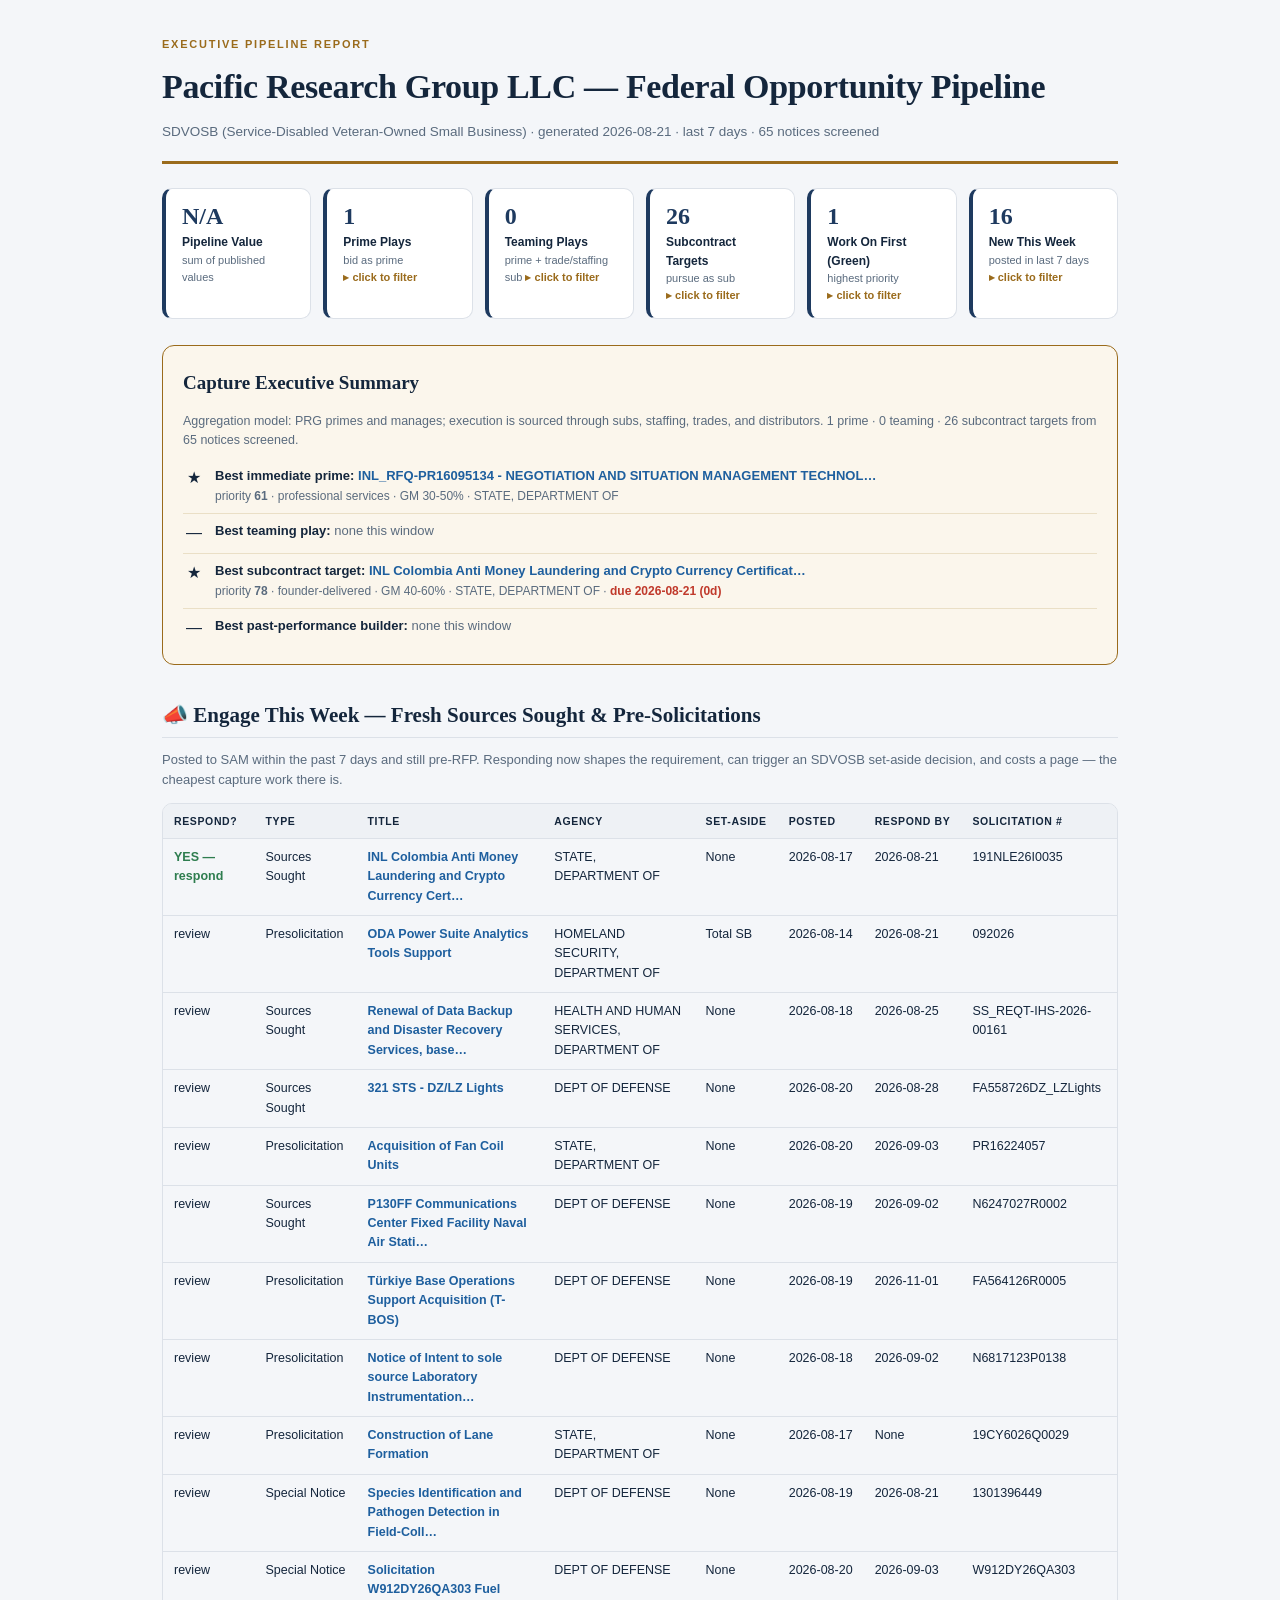
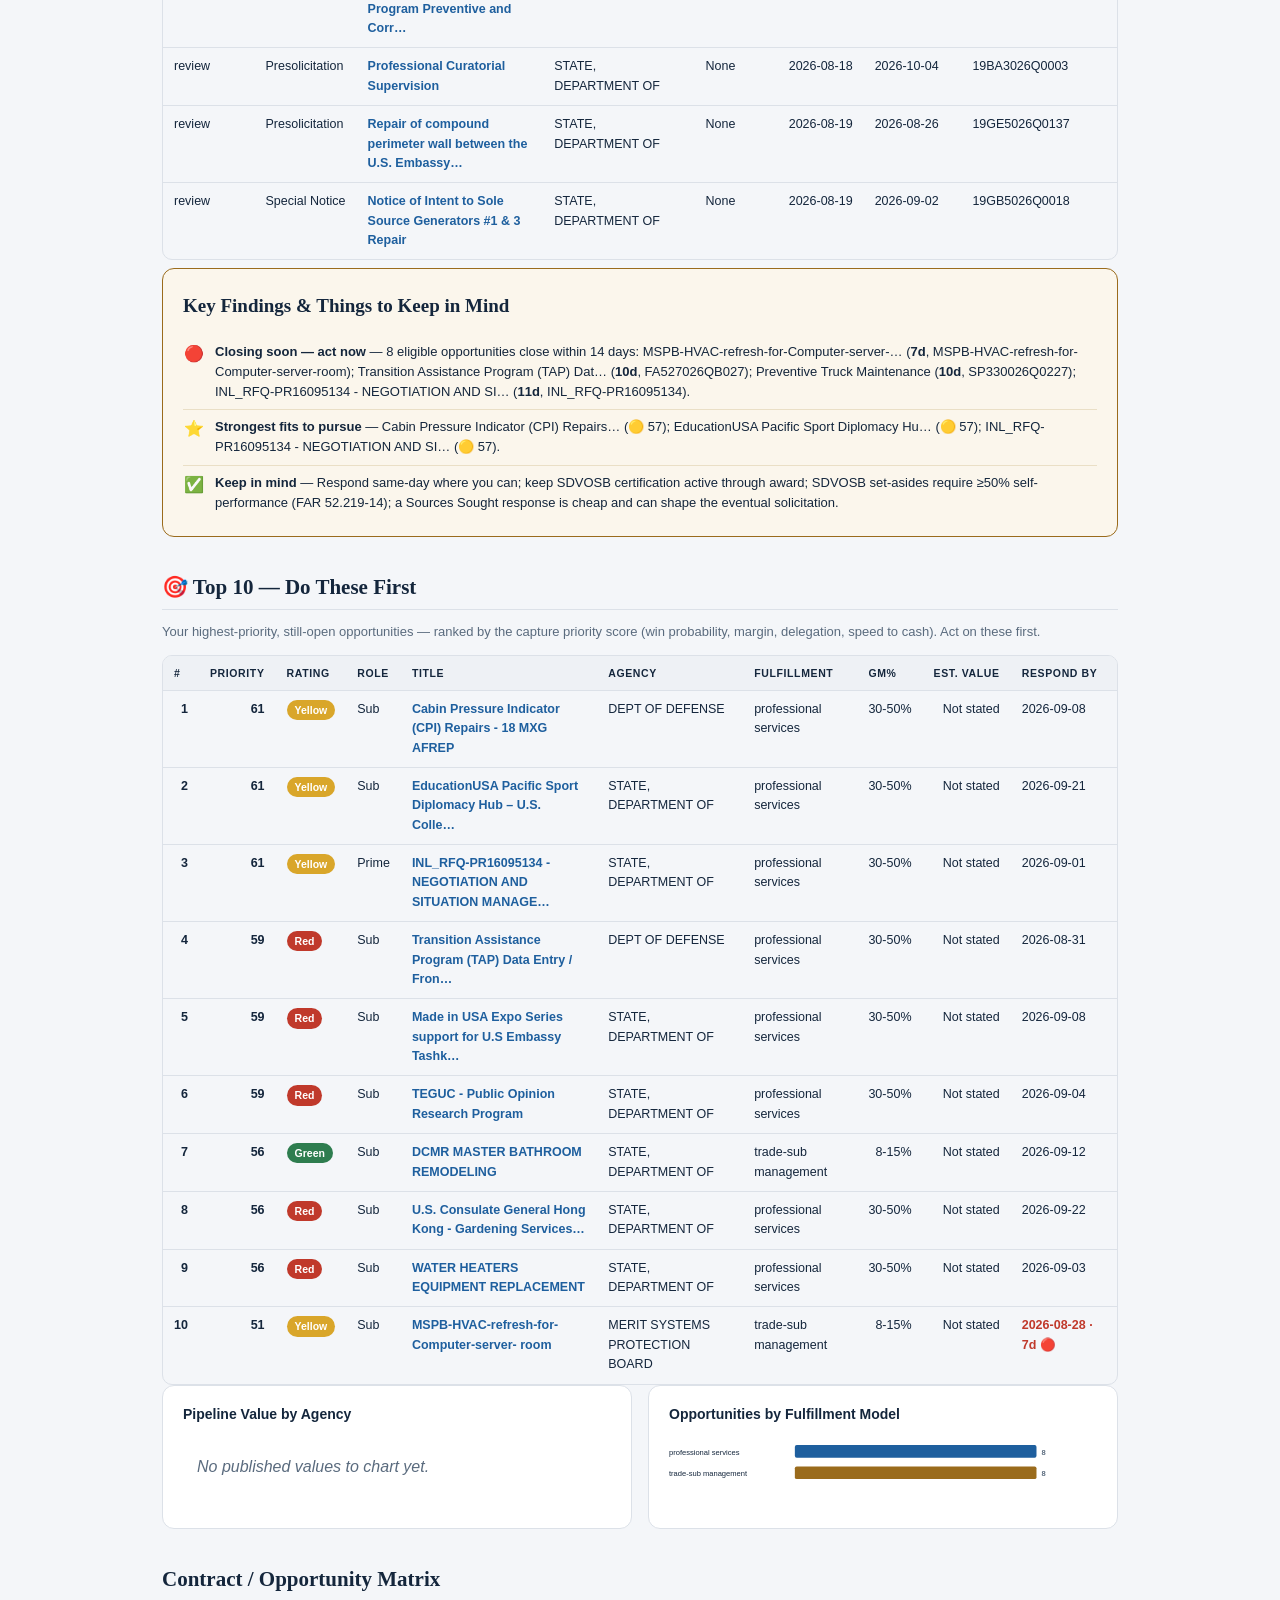
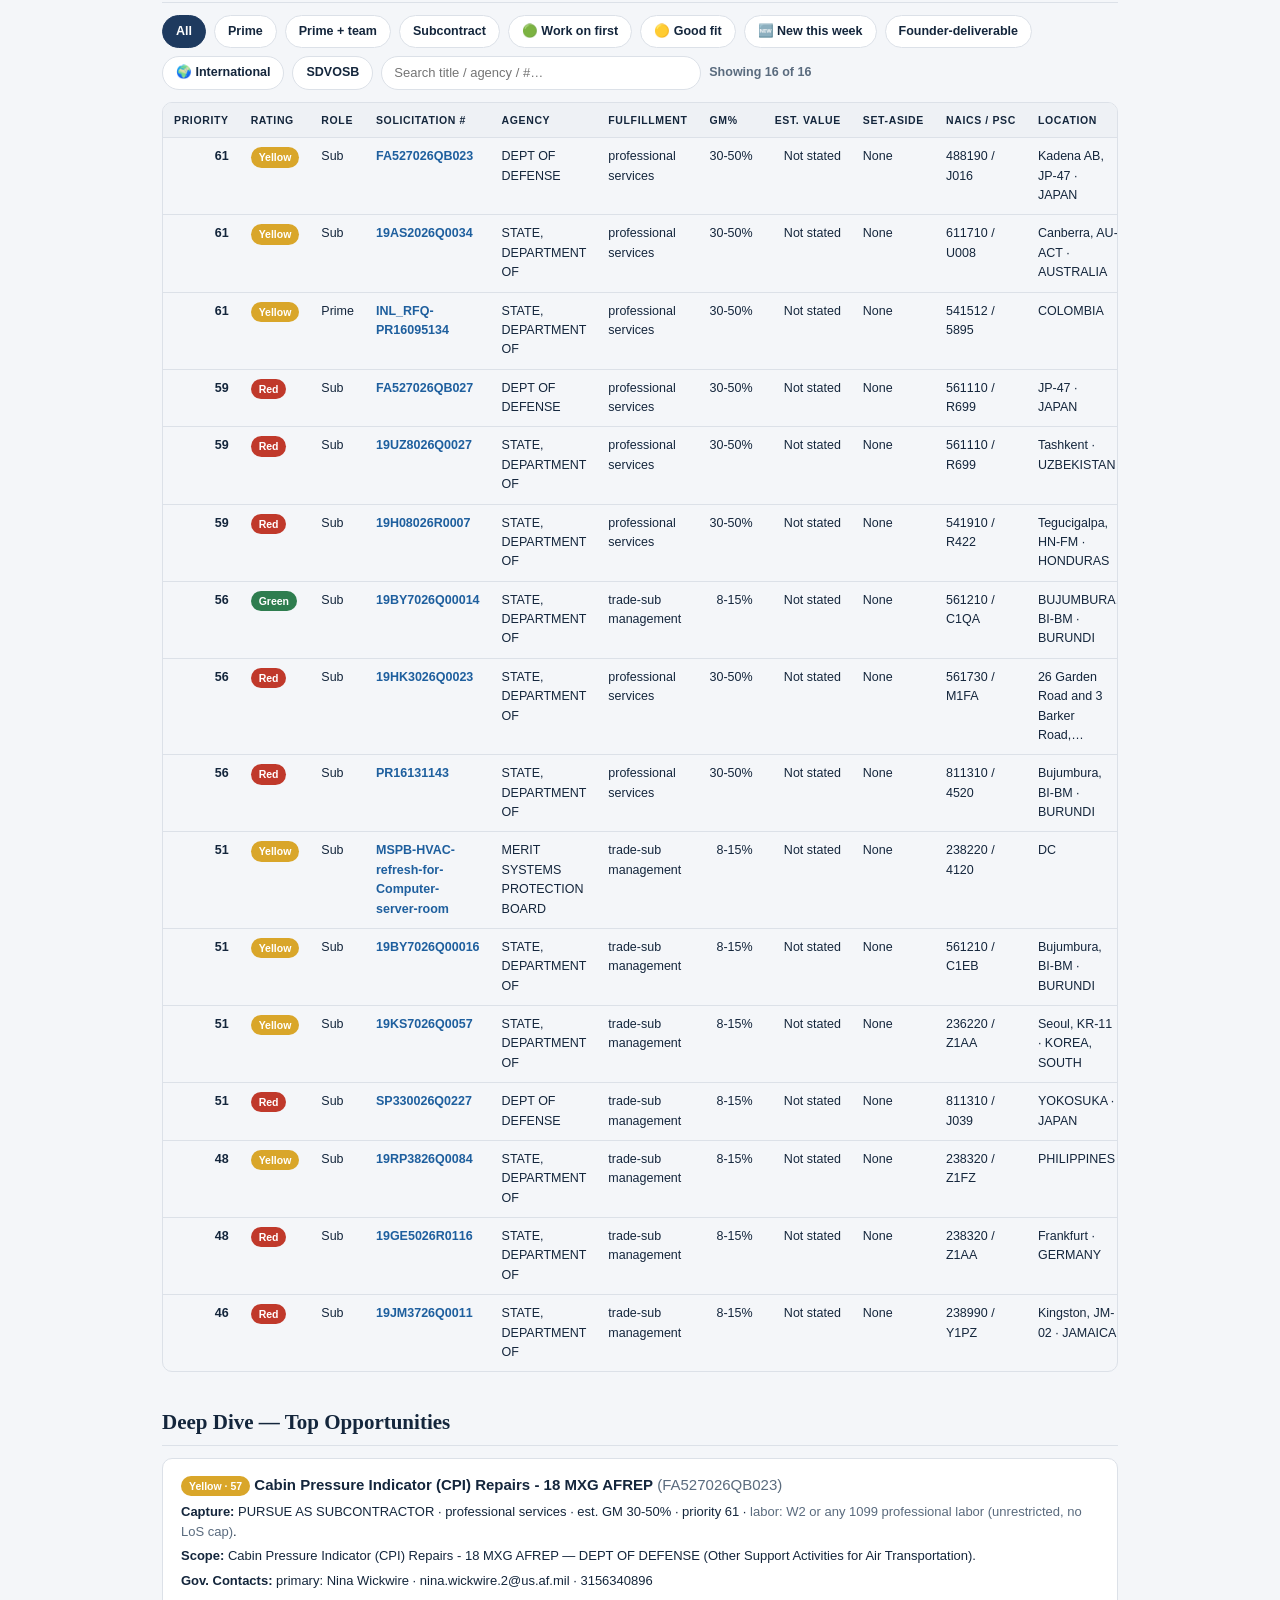
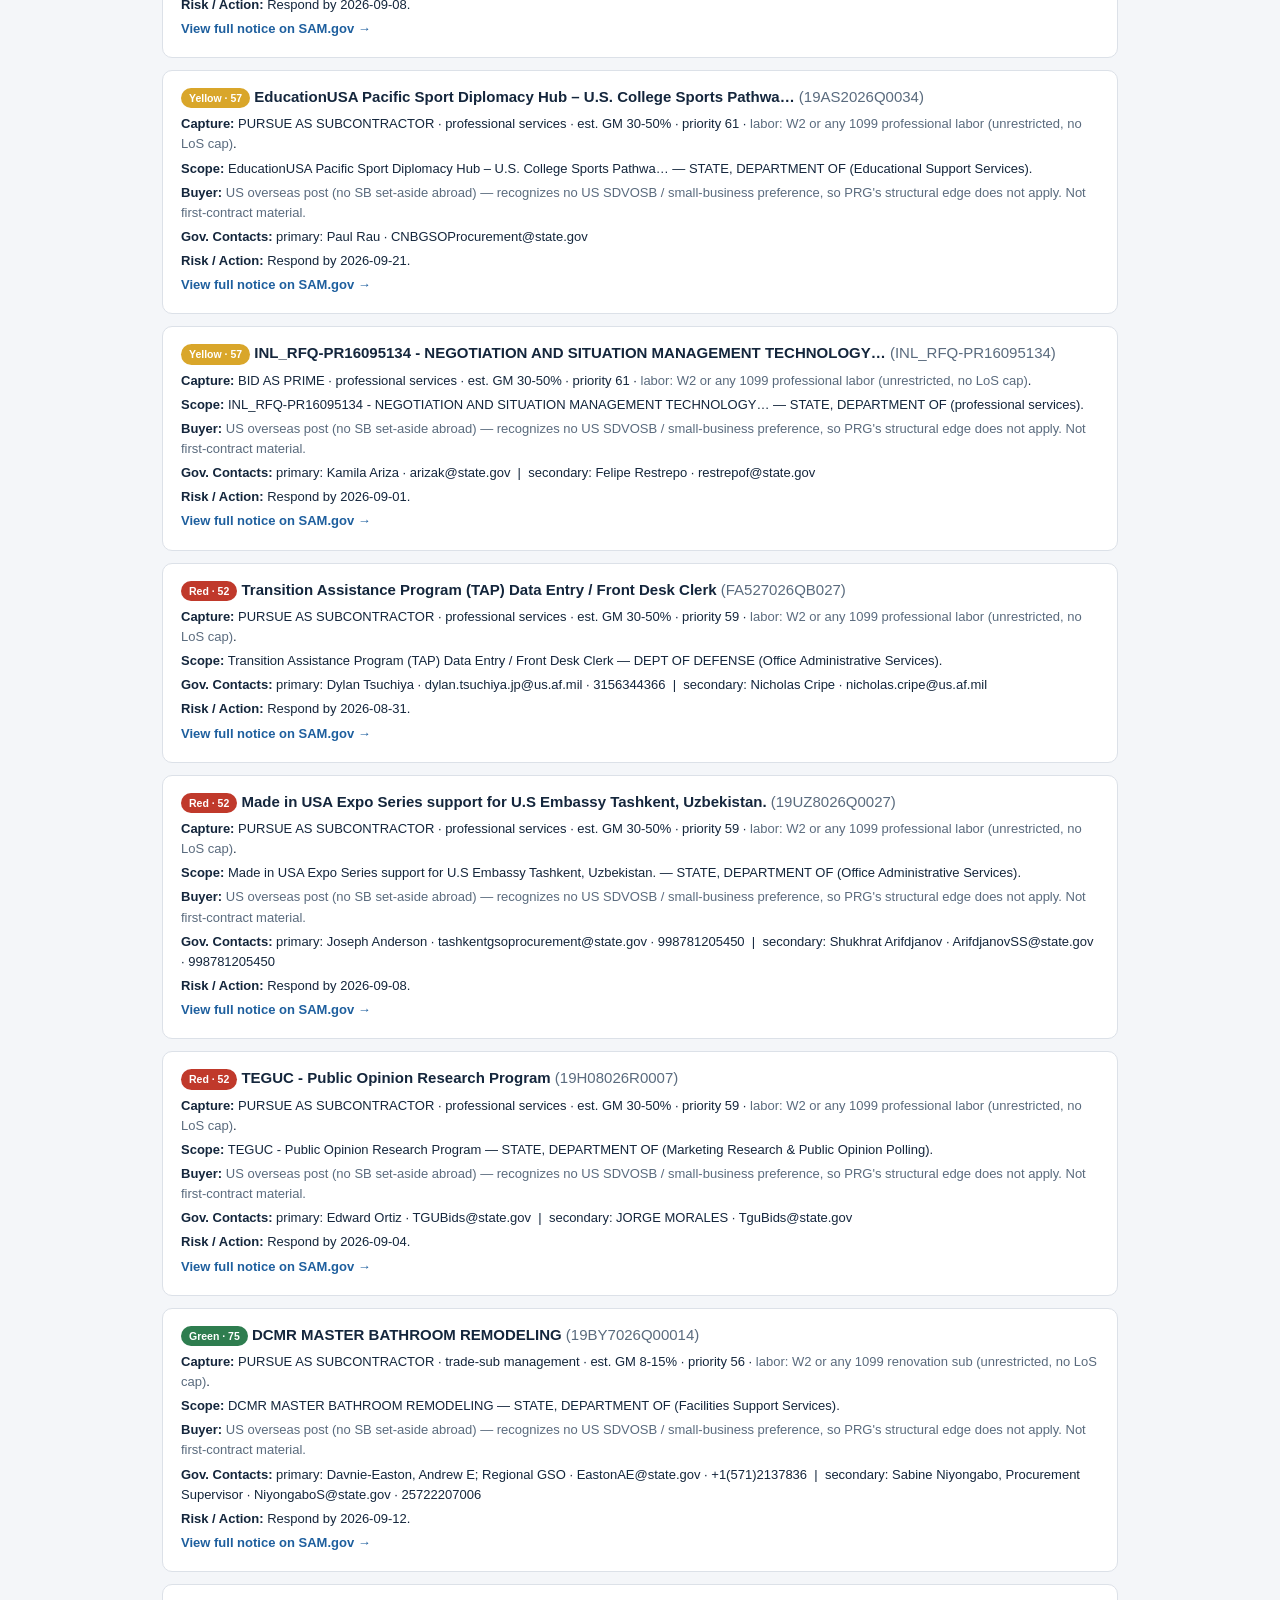
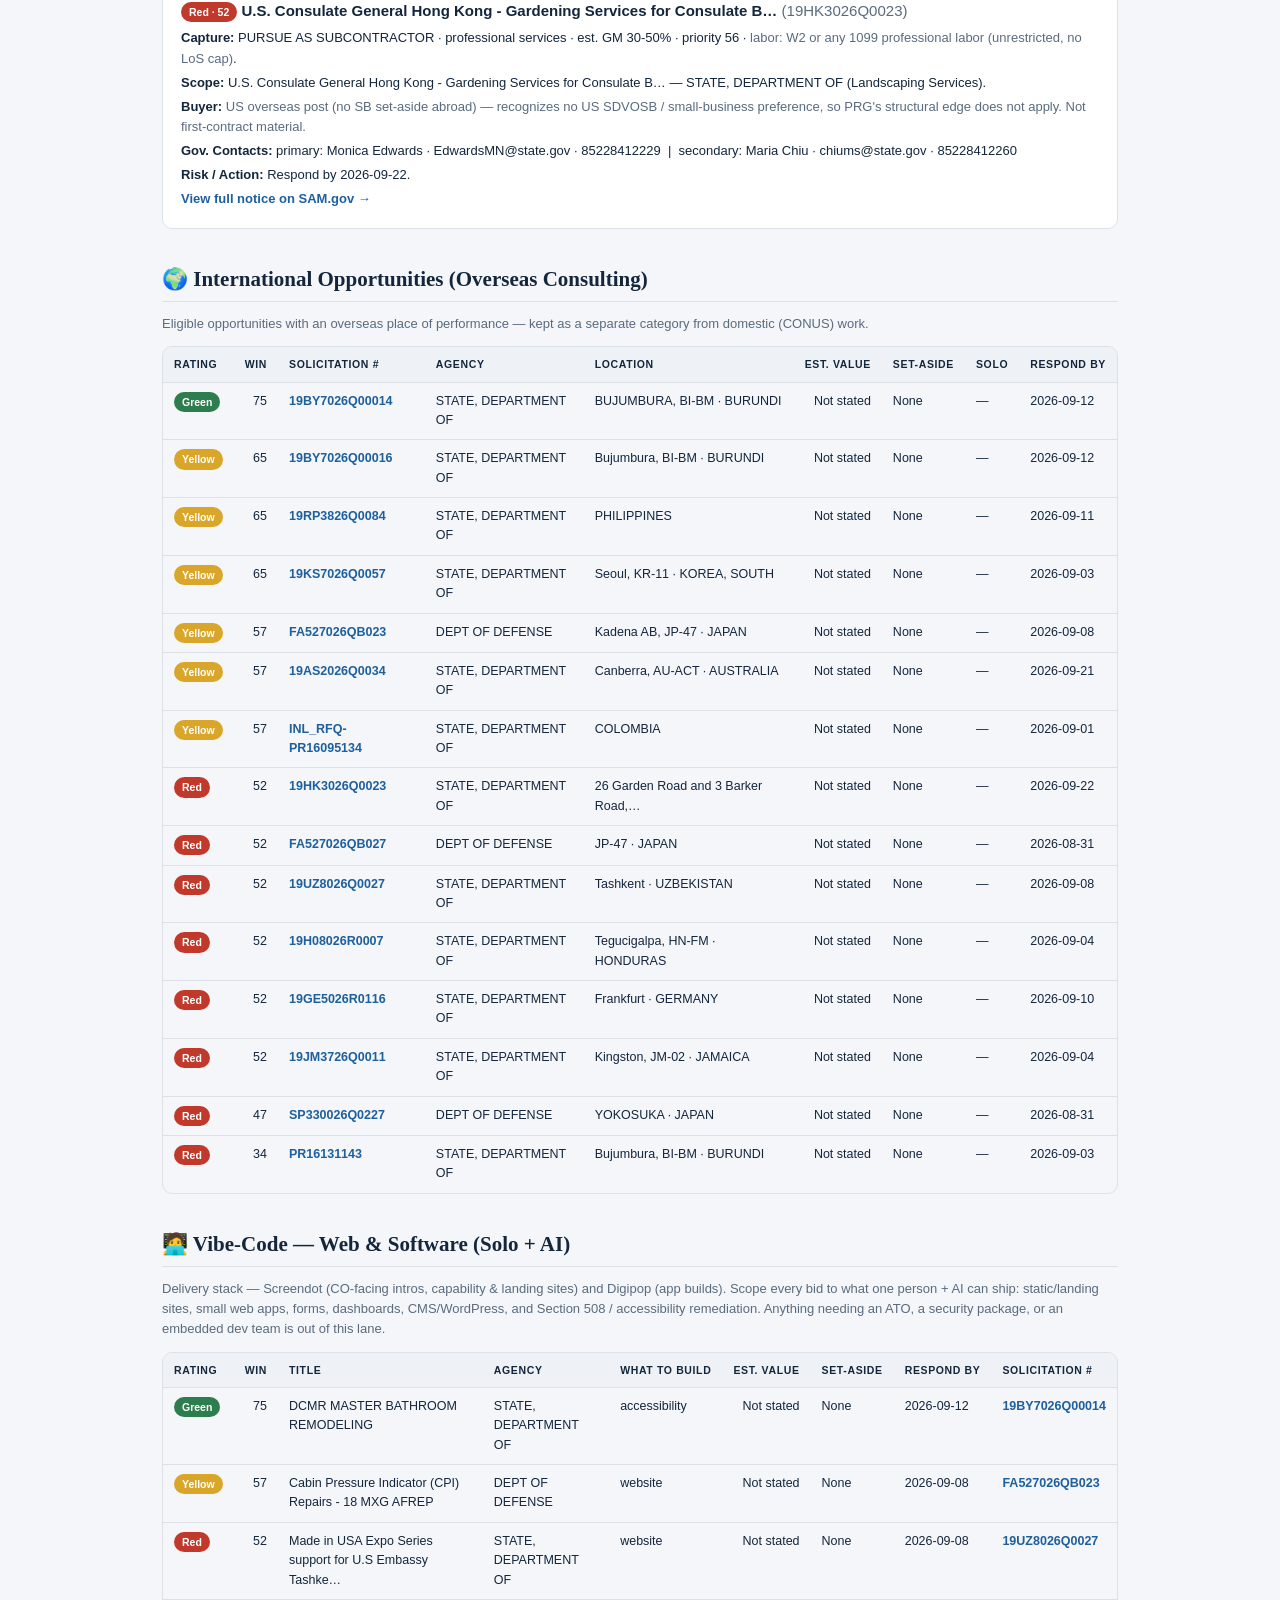
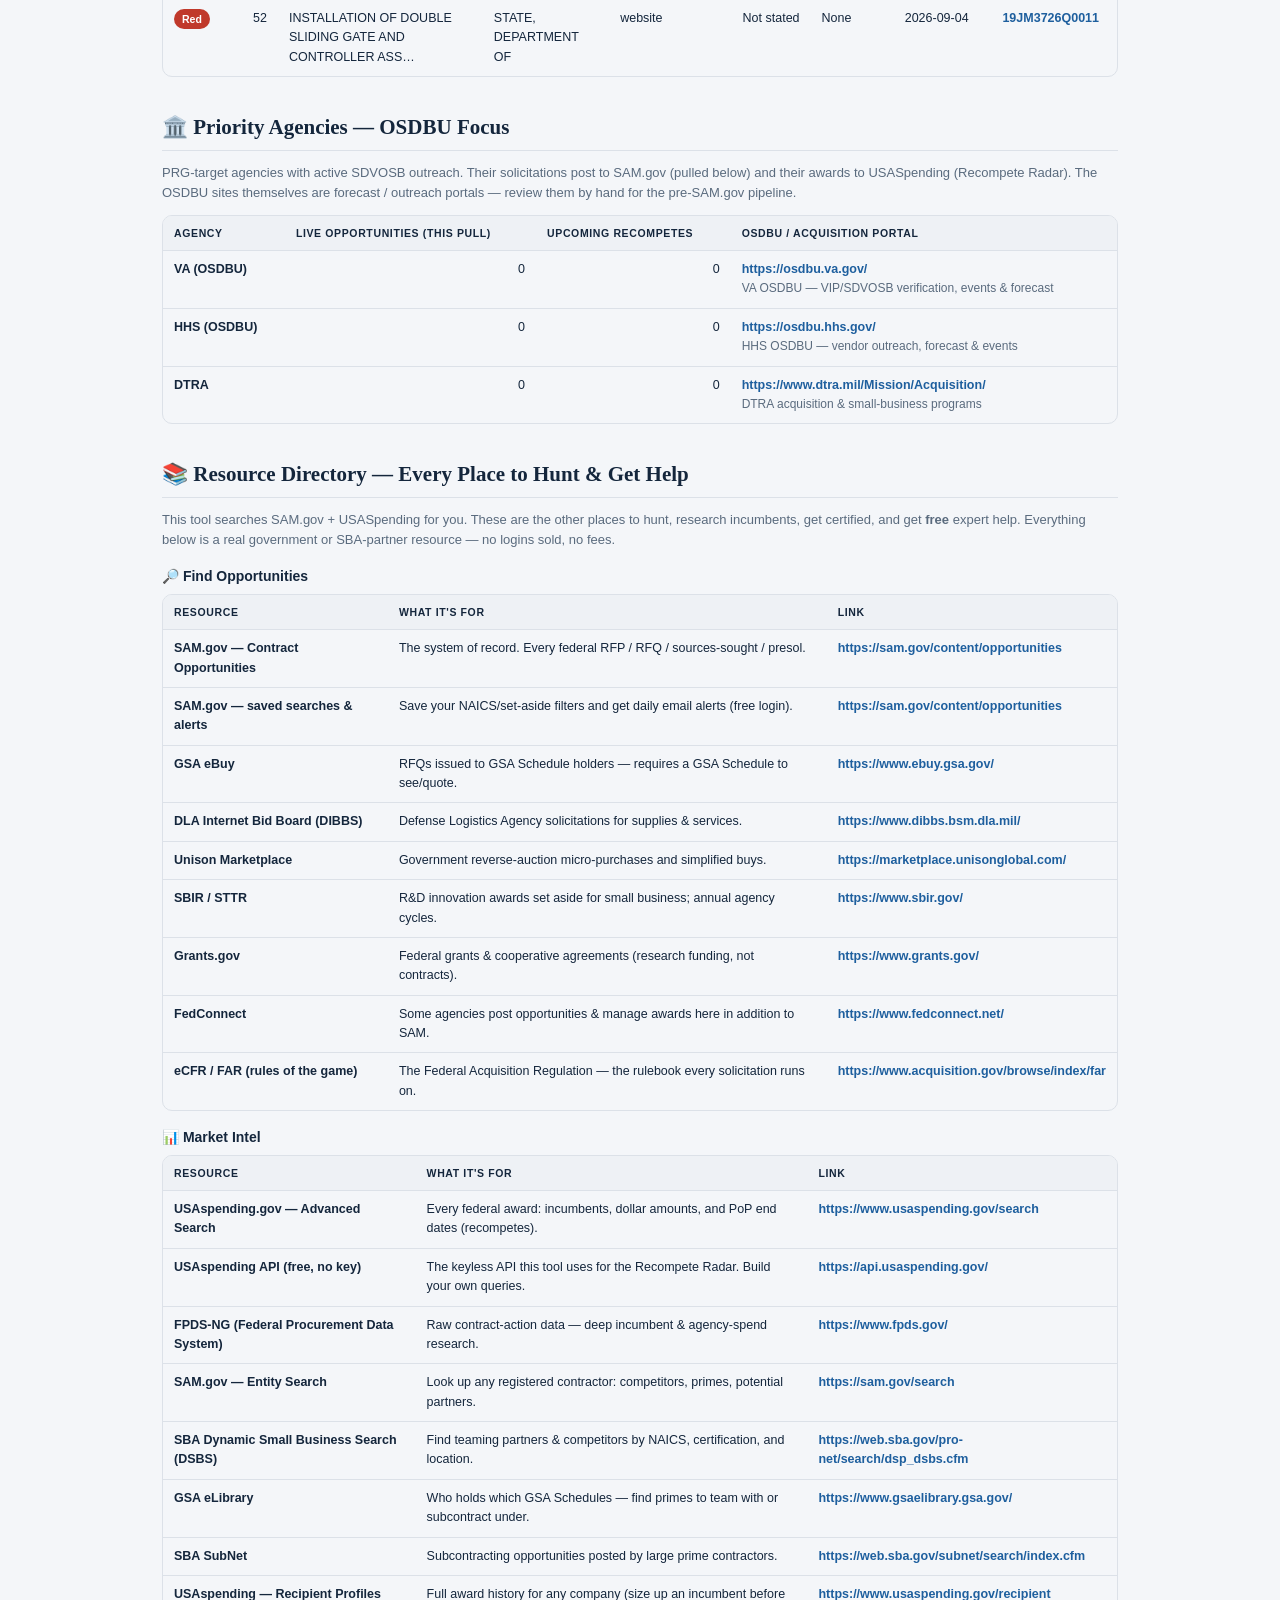
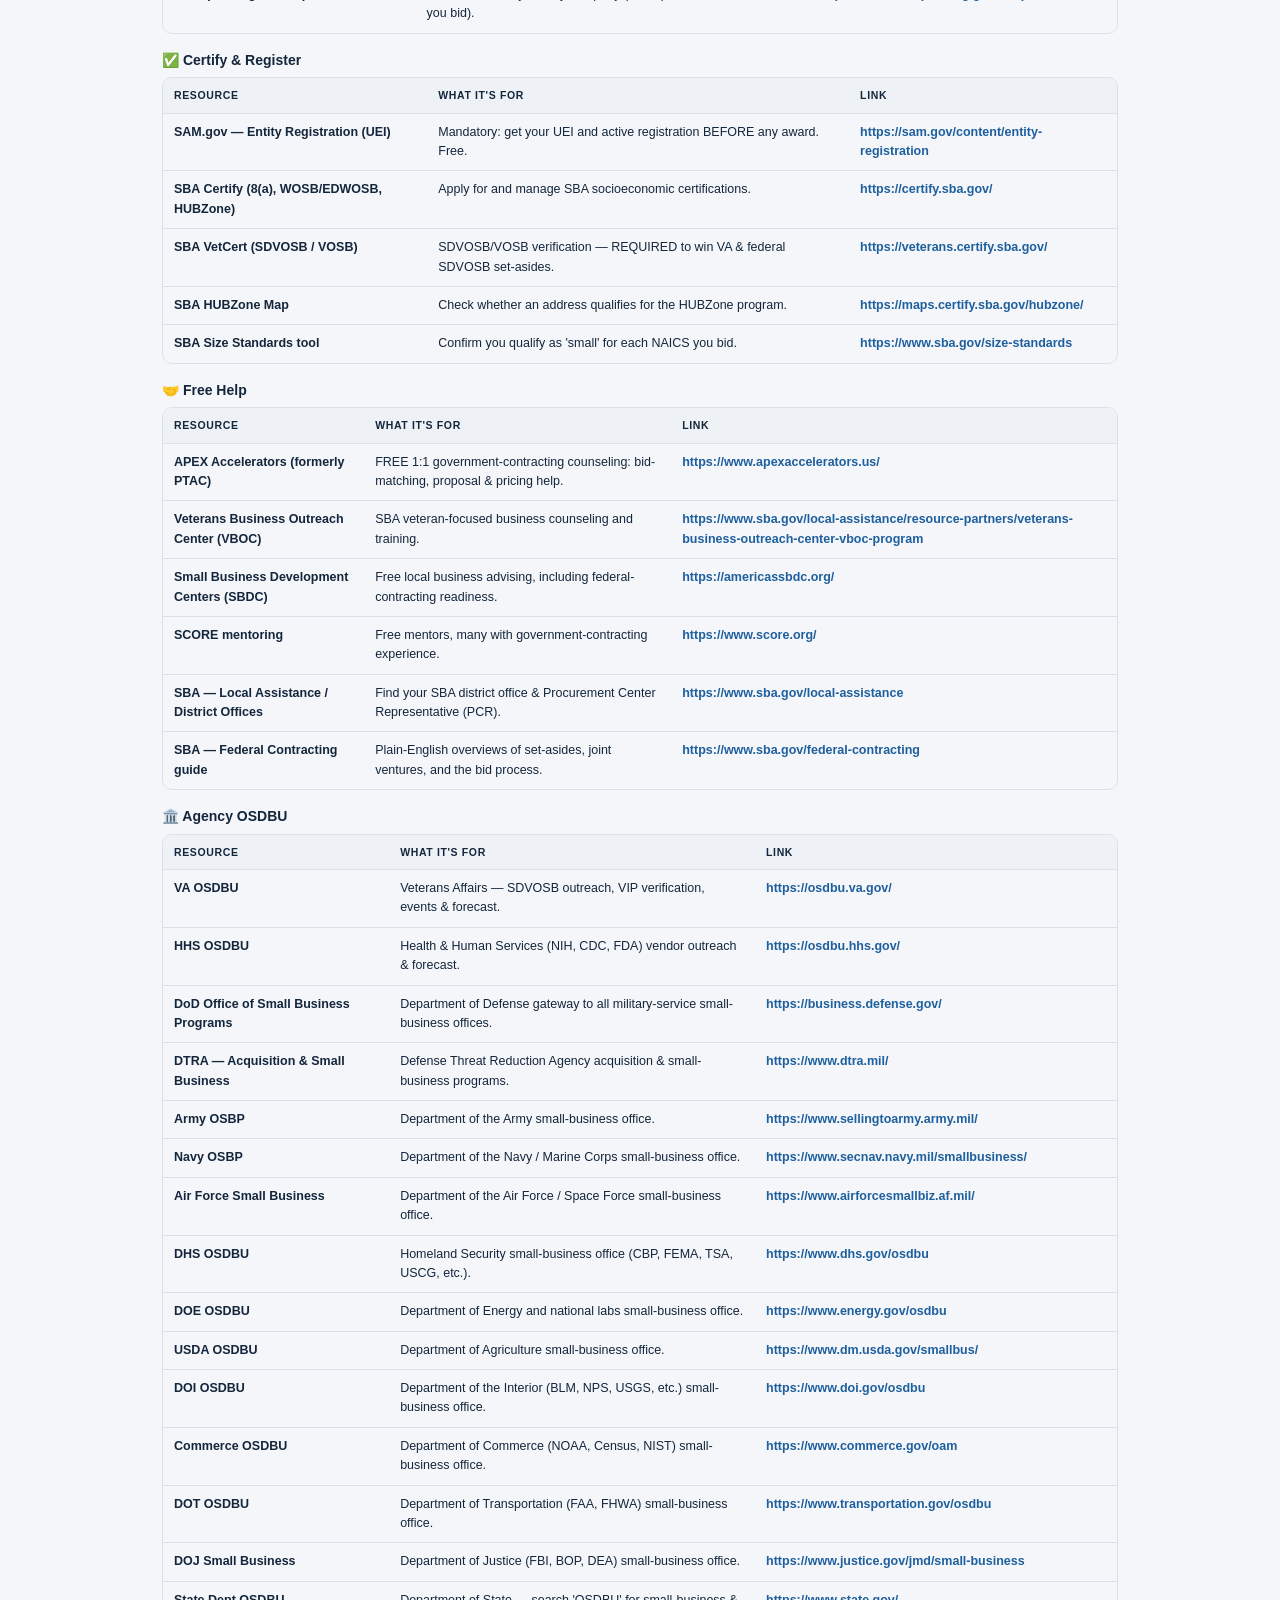
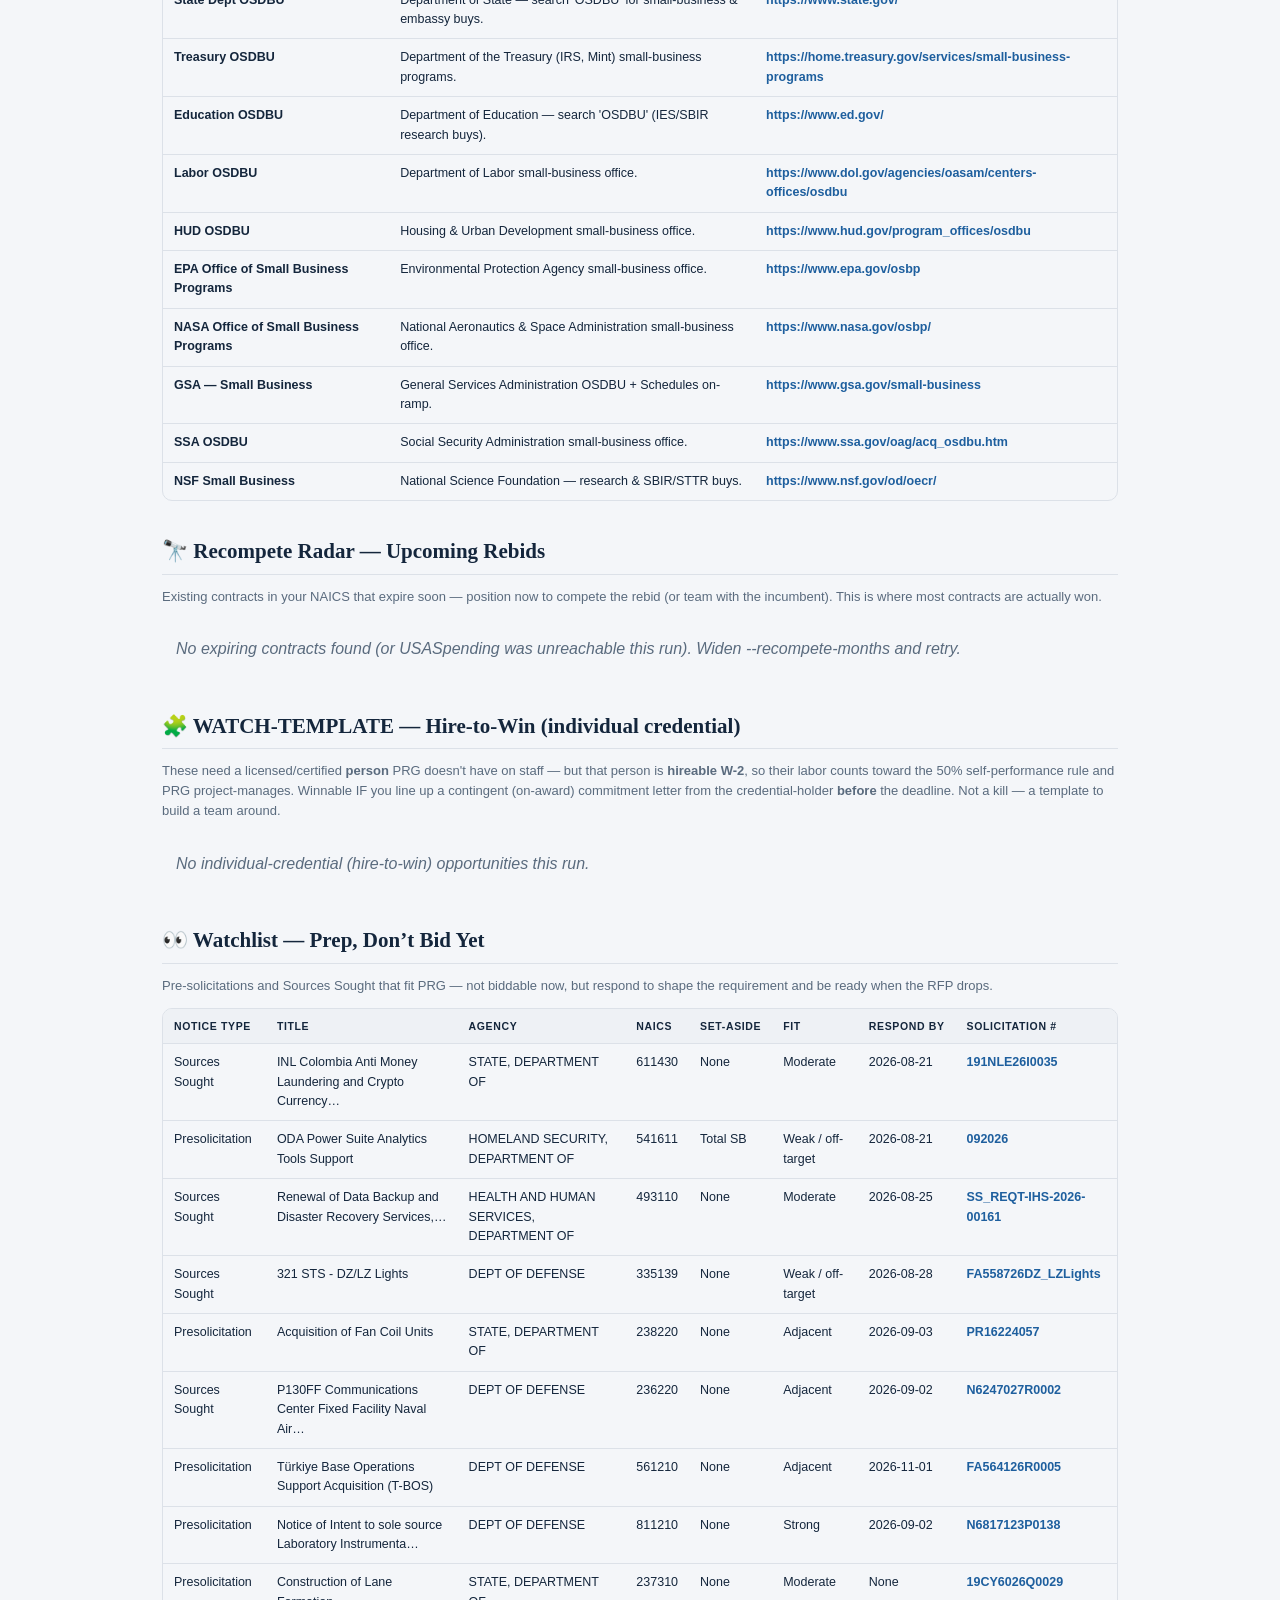
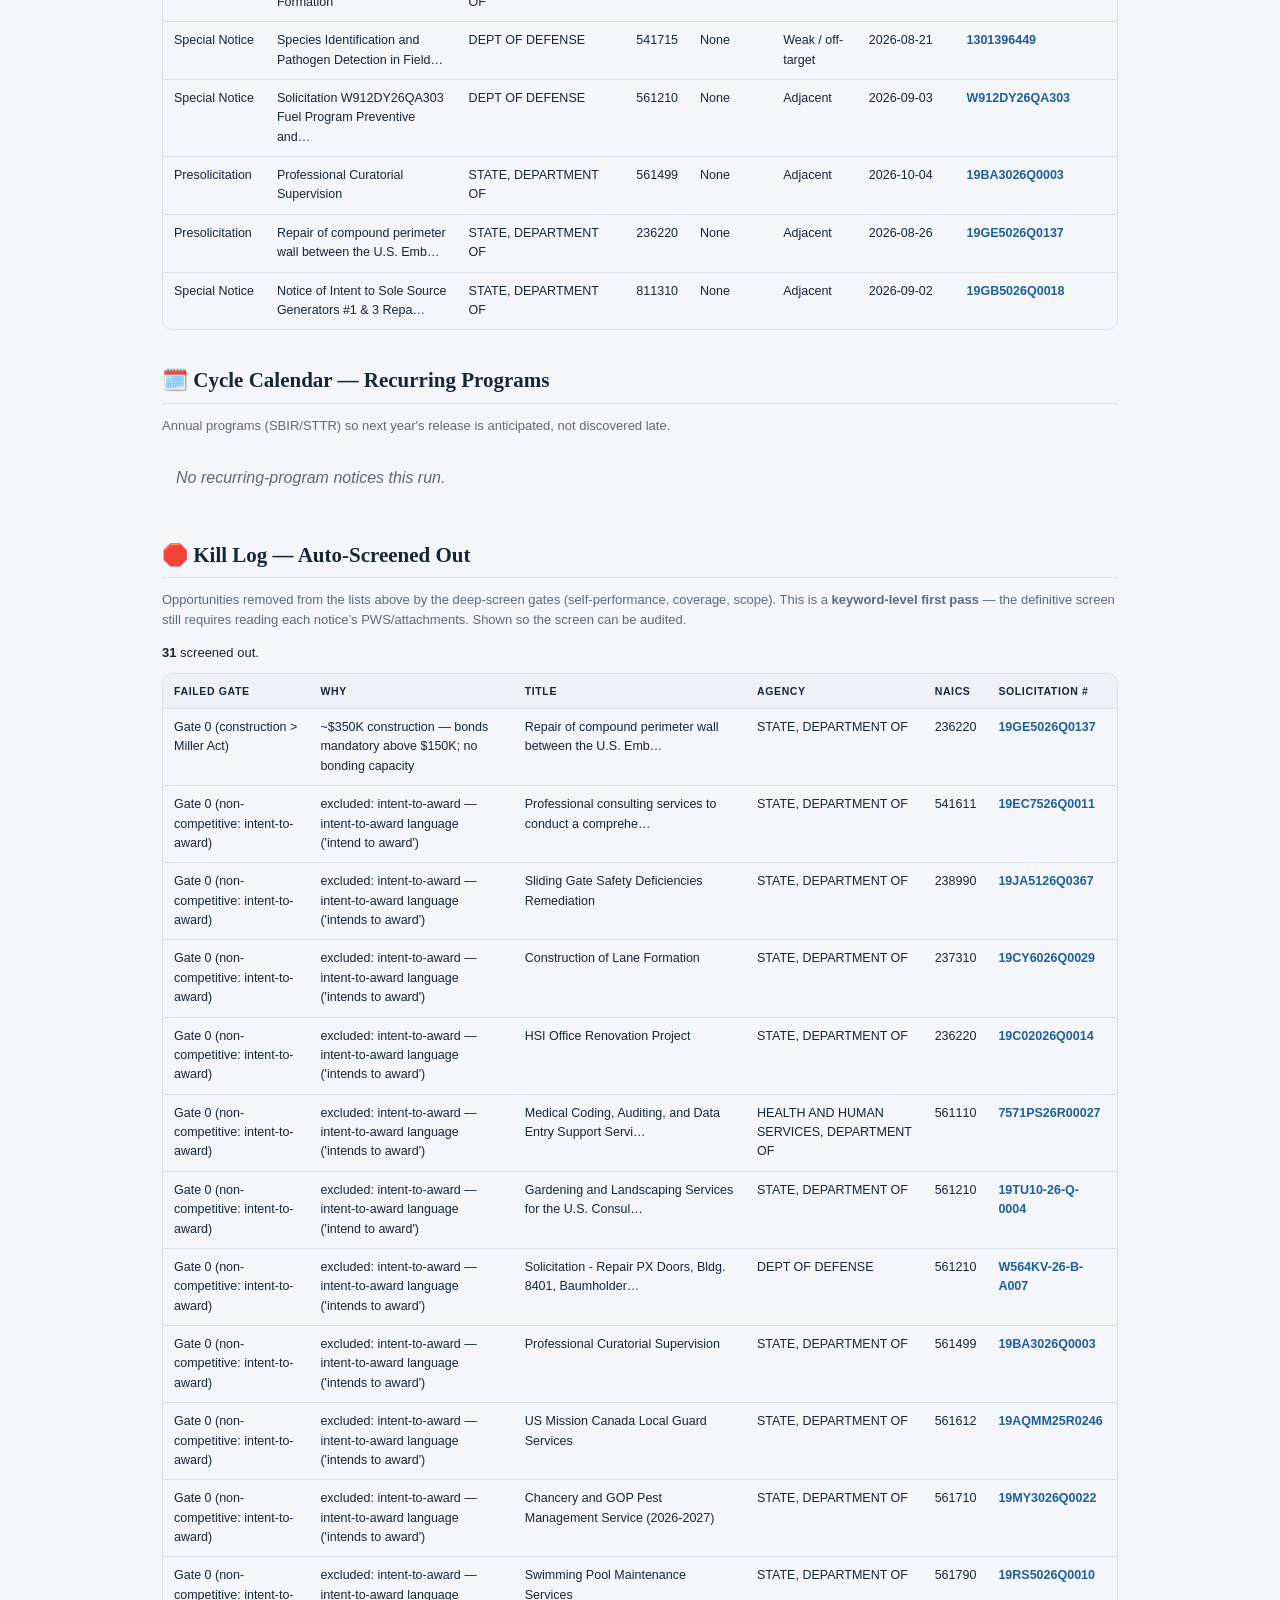
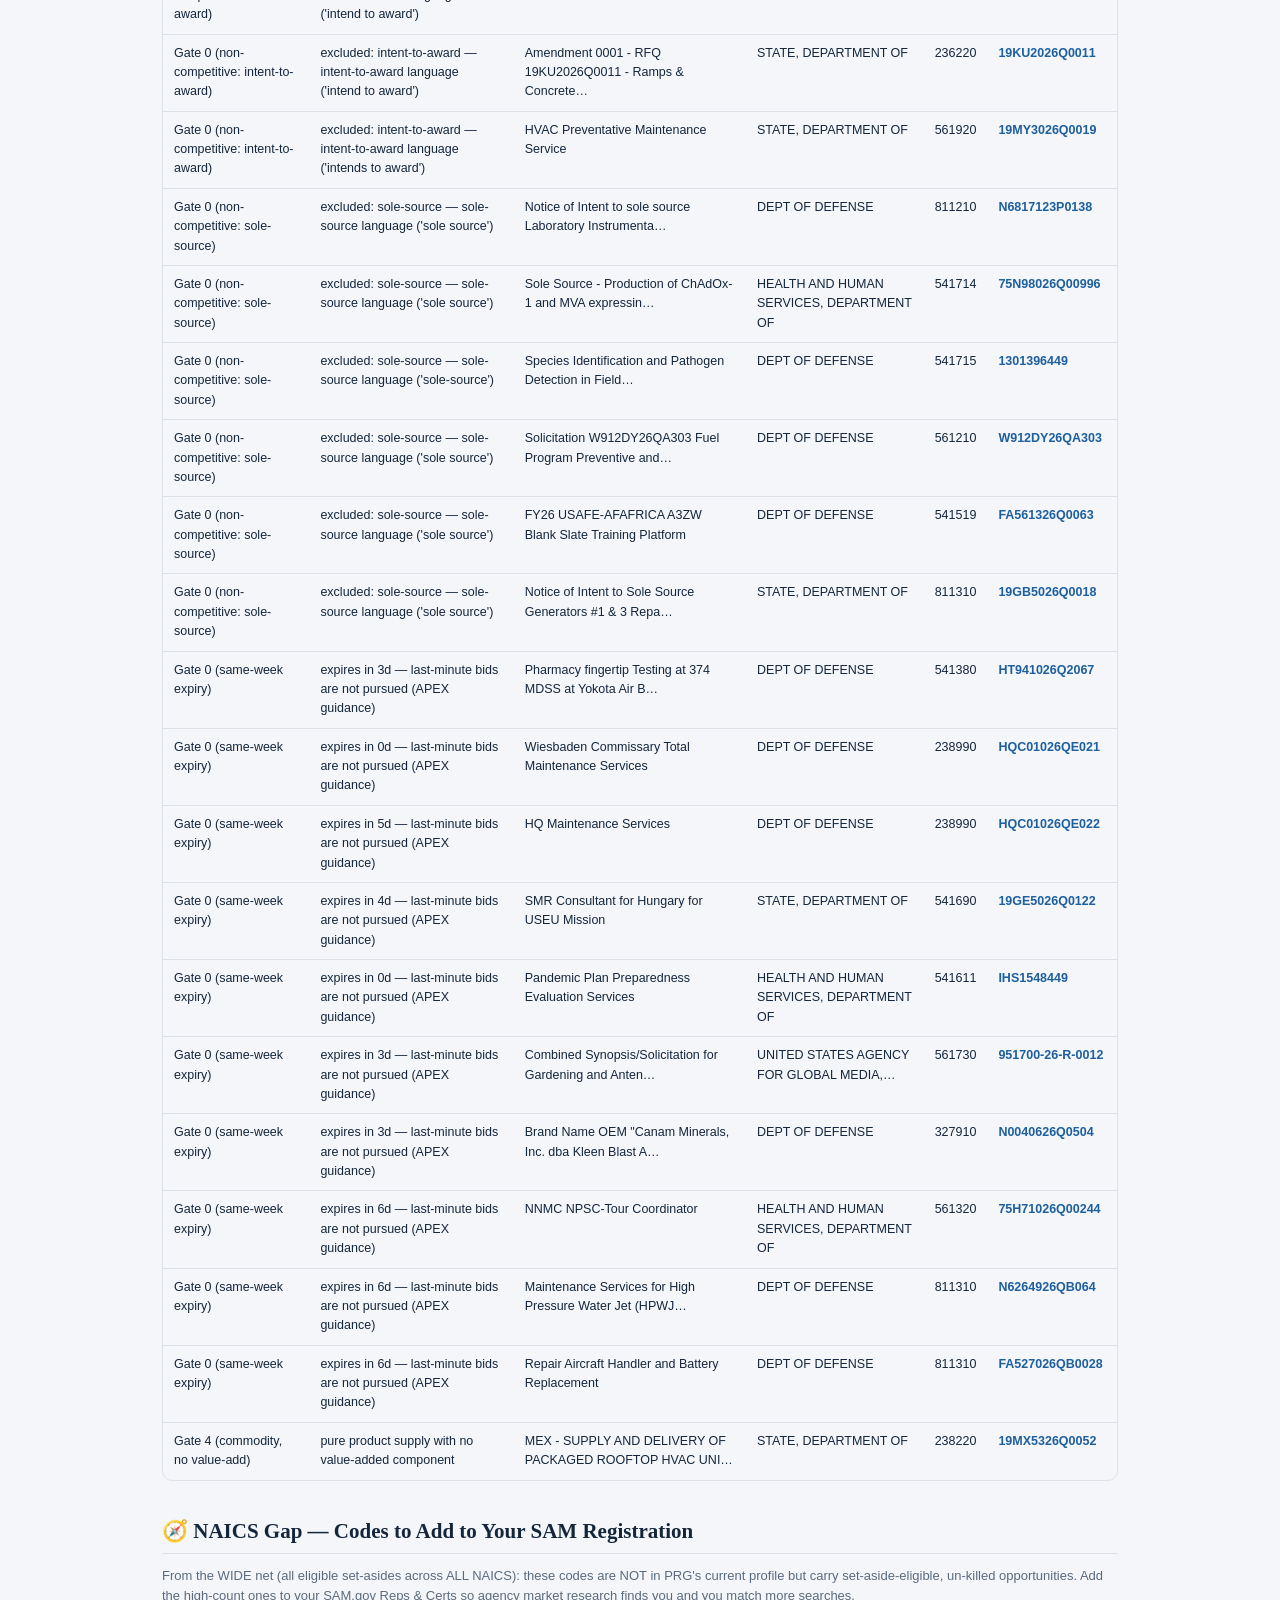
<file: intl/reports/PRG_INTL_report_2026-08-21.html>
<!doctype html><html lang="en"><head><meta charset="utf-8"><meta name="viewport" content="width=device-width, initial-scale=1"><title>PRG Pipeline Executive Report — 2026-08-21</title><style>
:root{--paper:#F4F6F9;--surface:#fff;--ink:#14263C;--muted:#5A6B7E;
--line:#DCE1E8;--primary:#1E3A5F;--accent:#9A6B1C;}
*{box-sizing:border-box}
body{margin:0;background:var(--paper);color:var(--ink);
font-family:-apple-system,BlinkMacSystemFont,"Segoe UI",Roboto,Helvetica,Arial,sans-serif;
line-height:1.55;-webkit-font-smoothing:antialiased}
.wrap{max-width:1000px;margin:0 auto;padding:36px 22px 70px}
header{border-bottom:3px solid var(--accent);padding-bottom:18px;margin-bottom:24px}
.eyebrow{font-size:11px;letter-spacing:.16em;text-transform:uppercase;
color:var(--accent);font-weight:700;margin:0 0 8px}
h1{font-family:Georgia,"Times New Roman",serif;font-size:clamp(24px,4vw,34px);
margin:0 0 8px;letter-spacing:-.01em}
.sub{color:var(--muted);font-size:13.5px;margin:0}
h2{font-family:Georgia,serif;font-size:21px;margin:34px 0 12px;
border-bottom:1px solid var(--line);padding-bottom:6px}
h3{font-size:14px;margin:0 0 10px;color:var(--ink)}
.kpis{display:grid;grid-template-columns:repeat(6,1fr);gap:12px;margin-bottom:26px}
@media(max-width:820px){.kpis{grid-template-columns:repeat(3,1fr)}}
@media(max-width:520px){.kpis{grid-template-columns:repeat(2,1fr)}}
.kpi{background:var(--surface);border:1px solid var(--line);border-left:4px solid var(--primary);
border-radius:10px;padding:14px 16px}
.kpi-v{font-family:Georgia,serif;font-size:24px;font-weight:700;color:var(--primary);
font-variant-numeric:tabular-nums;line-height:1.1}
.kpi-l{font-size:12px;font-weight:700;margin-top:4px}
.kpi-s{font-size:11px;color:var(--muted)}
.charts{display:grid;grid-template-columns:1fr 1fr;gap:16px;margin-bottom:8px}
@media(max-width:820px){.charts{grid-template-columns:1fr}}
.card{background:var(--surface);border:1px solid var(--line);border-radius:12px;padding:18px 20px}
.chart{width:100%;height:auto}
.c-lab{fill:var(--ink);font-size:12px}
.c-val{fill:var(--muted);font-size:12px;font-weight:700}
.scroll{overflow-x:auto;border:1px solid var(--line);border-radius:10px}
table{border-collapse:collapse;width:100%;min-width:820px;font-size:12.5px}
thead th{background:#EEF1F5;text-align:left;padding:9px 11px;font-size:10.5px;
letter-spacing:.06em;text-transform:uppercase;border-bottom:1px solid var(--line);white-space:nowrap}
tbody td{padding:9px 11px;border-bottom:1px solid var(--line);vertical-align:top}
tbody tr:last-child td{border-bottom:none}
.num{font-variant-numeric:tabular-nums;text-align:right;white-space:nowrap}
.chip{display:inline-block;color:#fff;font-size:10.5px;font-weight:700;
padding:2px 8px;border-radius:20px;white-space:nowrap}
.dive{background:var(--surface);border:1px solid var(--line);border-radius:10px;
padding:14px 18px;margin-bottom:12px}
.dive-h{margin-bottom:6px;font-size:15px}
.dive p{margin:4px 0;font-size:13px}
.muted{color:var(--muted)}
a{color:#1E5F9E;font-weight:600;text-decoration:none}
a:hover{text-decoration:underline}
.urgent{color:#C0392B}
.findings{background:#FBF6EC;border:1px solid var(--accent);border-radius:12px;
padding:8px 20px 16px;margin:8px 0 26px}
.findings h2{border:none;margin:14px 0 8px;font-size:19px}
.find{display:flex;gap:10px;padding:7px 0;border-top:1px solid #EADFC6;font-size:13px}
.find:first-of-type{border-top:none}
.find-i{font-size:16px;flex:none;width:22px;text-align:center}
.empty{color:var(--muted);font-style:italic;padding:14px}
footer{margin-top:34px;padding-top:16px;border-top:1px solid var(--line);
font-size:11.5px;color:var(--muted)}
.kpi.clickable{cursor:pointer;transition:box-shadow .12s,transform .12s}
.kpi.clickable:hover{box-shadow:0 4px 14px rgba(20,38,60,.14);transform:translateY(-1px)}
.kpi.clickable:focus-visible{outline:3px solid var(--accent);outline-offset:2px}
.kpi-go{color:var(--accent);font-weight:700;white-space:nowrap}
.filterbar{display:flex;flex-wrap:wrap;gap:8px;align-items:center;margin:0 0 12px}
.fb{font:inherit;font-size:12.5px;font-weight:600;color:var(--ink);
background:var(--surface);border:1px solid var(--line);border-radius:20px;
padding:6px 13px;cursor:pointer}
.fb:hover{border-color:var(--primary)}
.fb.active{background:var(--primary);color:#fff;border-color:var(--primary)}
.fsearch{font:inherit;font-size:13px;padding:6px 12px;border:1px solid var(--line);
border-radius:20px;min-width:190px;flex:1 1 190px;max-width:320px}
.count{font-size:12.5px;color:var(--muted);font-weight:600;white-space:nowrap}
@media print{body{background:#fff}.wrap{max-width:100%;padding:0}
.card,.dive,.kpi{break-inside:avoid}.filterbar{display:none}}
</style></head><body><div class="wrap"><header><p class="eyebrow">Executive Pipeline Report</p><h1>Pacific Research Group LLC — Federal Opportunity Pipeline</h1><p class="sub">SDVOSB (Service-Disabled Veteran-Owned Small Business) · generated 2026-08-21 · last 7 days · 65 notices screened</p></header><section class="kpis"><div class="kpi"><div class="kpi-v">N/A</div><div class="kpi-l">Pipeline Value</div><div class="kpi-s">sum of published values</div></div><div class="kpi clickable" data-filter="role:prime" tabindex="0" role="button"><div class="kpi-v">1</div><div class="kpi-l">Prime Plays</div><div class="kpi-s">bid as prime <span class="kpi-go">▸ click to filter</span></div></div><div class="kpi clickable" data-filter="role:team" tabindex="0" role="button"><div class="kpi-v">0</div><div class="kpi-l">Teaming Plays</div><div class="kpi-s">prime + trade/staffing sub <span class="kpi-go">▸ click to filter</span></div></div><div class="kpi clickable" data-filter="role:sub" tabindex="0" role="button"><div class="kpi-v">26</div><div class="kpi-l">Subcontract Targets</div><div class="kpi-s">pursue as sub <span class="kpi-go">▸ click to filter</span></div></div><div class="kpi clickable" data-filter="band:Green" tabindex="0" role="button"><div class="kpi-v">1</div><div class="kpi-l">Work On First (Green)</div><div class="kpi-s">highest priority <span class="kpi-go">▸ click to filter</span></div></div><div class="kpi clickable" data-filter="fresh" tabindex="0" role="button"><div class="kpi-v">16</div><div class="kpi-l">New This Week</div><div class="kpi-s">posted in last 7 days <span class="kpi-go">▸ click to filter</span></div></div></section><section class="findings"><h2>Capture Executive Summary</h2><p class="muted" style="font-size:12.5px;margin:2px 0 8px">Aggregation model: PRG primes and manages; execution is sourced through subs, staffing, trades, and distributors. 1 prime · 0 teaming · 26 subcontract targets from 65 notices screened.</p><div class="find"><div class="find-i">★</div><div><b>Best immediate prime:</b> <a href="https://sam.gov/workspace/contract/opp/6fe0639a50b8403ba7c62f23bf348b55/view" target="_blank" rel="noopener">INL_RFQ-PR16095134 - NEGOTIATION AND SITUATION MANAGEMENT TECHNOL…</a><br><span class="muted" style="font-size:12px">priority <b>61</b> · professional services · GM 30-50% · STATE, DEPARTMENT OF</span></div></div><div class="find"><div class="find-i">—</div><div><b>Best teaming play:</b> <span class="muted">none this window</span></div></div><div class="find"><div class="find-i">★</div><div><b>Best subcontract target:</b> <a href="https://sam.gov/workspace/contract/opp/e171c342ace34822affac2e01e1137f6/view" target="_blank" rel="noopener">INL Colombia Anti Money Laundering and Crypto Currency Certificat…</a><br><span class="muted" style="font-size:12px">priority <b>78</b> · founder-delivered · GM 40-60% · STATE, DEPARTMENT OF · <b class="urgent">due 2026-08-21 (0d)</b></span></div></div><div class="find"><div class="find-i">—</div><div><b>Best past-performance builder:</b> <span class="muted">none this window</span></div></div></section><section><h2>📣 Engage This Week — Fresh Sources Sought &amp; Pre-Solicitations</h2><p class="muted" style="font-size:13px;margin:0 0 12px">Posted to SAM within the past 7 days and still pre-RFP. Responding now shapes the requirement, can trigger an SDVOSB set-aside decision, and costs a page — the cheapest capture work there is.</p><div class="scroll"><table><thead><tr><th>Respond?</th><th>Type</th><th>Title</th><th>Agency</th><th>Set-Aside</th><th>Posted</th><th>Respond By</th><th>Solicitation #</th></tr></thead><tbody><tr><td><b style="color:#2E7D4F">YES — respond</b></td><td>Sources Sought</td><td><a href="https://sam.gov/workspace/contract/opp/e171c342ace34822affac2e01e1137f6/view" target="_blank" rel="noopener">INL Colombia Anti Money Laundering and Crypto Currency Cert…</a></td><td>STATE, DEPARTMENT OF</td><td>None</td><td class='num'>2026-08-17</td><td>2026-08-21</td><td>191NLE26I0035</td></tr><tr><td>review</td><td>Presolicitation</td><td><a href="https://sam.gov/workspace/contract/opp/5fef1fc290f64293a7b98aee39afd07a/view" target="_blank" rel="noopener">ODA Power Suite Analytics Tools Support</a></td><td>HOMELAND SECURITY, DEPARTMENT OF</td><td>Total SB</td><td class='num'>2026-08-14</td><td>2026-08-21</td><td>092026</td></tr><tr><td>review</td><td>Sources Sought</td><td><a href="https://sam.gov/workspace/contract/opp/af3cc21bad4c4ceeb3af4677b29c1a27/view" target="_blank" rel="noopener">Renewal of Data Backup and Disaster Recovery Services, base…</a></td><td>HEALTH AND HUMAN SERVICES, DEPARTMENT OF</td><td>None</td><td class='num'>2026-08-18</td><td>2026-08-25</td><td>SS_REQT-IHS-2026-00161</td></tr><tr><td>review</td><td>Sources Sought</td><td><a href="https://sam.gov/workspace/contract/opp/f6a2c1a3a39b45c5be914a960ea00084/view" target="_blank" rel="noopener">321 STS - DZ/LZ Lights</a></td><td>DEPT OF DEFENSE</td><td>None</td><td class='num'>2026-08-20</td><td>2026-08-28</td><td>FA558726DZ_LZLights</td></tr><tr><td>review</td><td>Presolicitation</td><td><a href="https://sam.gov/workspace/contract/opp/74c5274fb10b424cb055c16c14e2aa8e/view" target="_blank" rel="noopener">Acquisition of Fan Coil Units</a></td><td>STATE, DEPARTMENT OF</td><td>None</td><td class='num'>2026-08-20</td><td>2026-09-03</td><td>PR16224057 </td></tr><tr><td>review</td><td>Sources Sought</td><td><a href="https://sam.gov/workspace/contract/opp/6645341be0bf488fa72f3d8728c9a980/view" target="_blank" rel="noopener">P130FF Communications Center Fixed Facility Naval Air Stati…</a></td><td>DEPT OF DEFENSE</td><td>None</td><td class='num'>2026-08-19</td><td>2026-09-02</td><td>N6247027R0002</td></tr><tr><td>review</td><td>Presolicitation</td><td><a href="https://sam.gov/workspace/contract/opp/5401724b48644e1a92d20d78136e9f72/view" target="_blank" rel="noopener">Türkiye Base Operations Support Acquisition (T-BOS)</a></td><td>DEPT OF DEFENSE</td><td>None</td><td class='num'>2026-08-19</td><td>2026-11-01</td><td>FA564126R0005</td></tr><tr><td>review</td><td>Presolicitation</td><td><a href="https://sam.gov/workspace/contract/opp/5494c5ed2dcc44eaa9b02f97774da9bd/view" target="_blank" rel="noopener">Notice of Intent to sole source Laboratory Instrumentation…</a></td><td>DEPT OF DEFENSE</td><td>None</td><td class='num'>2026-08-18</td><td>2026-09-02</td><td>N6817123P0138</td></tr><tr><td>review</td><td>Presolicitation</td><td><a href="https://sam.gov/workspace/contract/opp/8dada7dc2eae42089c86e1b24fd22bcc/view" target="_blank" rel="noopener">Construction of Lane Formation</a></td><td>STATE, DEPARTMENT OF</td><td>None</td><td class='num'>2026-08-17</td><td>None</td><td>19CY6026Q0029</td></tr><tr><td>review</td><td>Special Notice</td><td><a href="https://sam.gov/workspace/contract/opp/3abead25dad04e48a9b4fe03f525e191/view" target="_blank" rel="noopener">Species Identification and Pathogen Detection in Field-Coll…</a></td><td>DEPT OF DEFENSE</td><td>None</td><td class='num'>2026-08-19</td><td>2026-08-21</td><td>1301396449</td></tr><tr><td>review</td><td>Special Notice</td><td><a href="https://sam.gov/workspace/contract/opp/4105df41c7854a8a9e20431ef6acc403/view" target="_blank" rel="noopener">Solicitation W912DY26QA303 Fuel Program Preventive and Corr…</a></td><td>DEPT OF DEFENSE</td><td>None</td><td class='num'>2026-08-20</td><td>2026-09-03</td><td>W912DY26QA303 </td></tr><tr><td>review</td><td>Presolicitation</td><td><a href="https://sam.gov/workspace/contract/opp/ff687a0e9be44bf0bb7622c6489dd2c8/view" target="_blank" rel="noopener">Professional Curatorial Supervision</a></td><td>STATE, DEPARTMENT OF</td><td>None</td><td class='num'>2026-08-18</td><td>2026-10-04</td><td>19BA3026Q0003</td></tr><tr><td>review</td><td>Presolicitation</td><td><a href="https://sam.gov/workspace/contract/opp/5a143d1259254b1ebf99531104c453c8/view" target="_blank" rel="noopener">Repair of compound perimeter wall between the U.S. Embassy…</a></td><td>STATE, DEPARTMENT OF</td><td>None</td><td class='num'>2026-08-19</td><td>2026-08-26</td><td>19GE5026Q0137</td></tr><tr><td>review</td><td>Special Notice</td><td><a href="https://sam.gov/workspace/contract/opp/5096d3e7c0ed44b68fb97b6bad5ca382/view" target="_blank" rel="noopener">Notice of Intent to Sole Source Generators #1 &amp; 3 Repair</a></td><td>STATE, DEPARTMENT OF</td><td>None</td><td class='num'>2026-08-19</td><td>2026-09-02</td><td>19GB5026Q0018</td></tr></tbody></table></div></section><section class="findings"><h2>Key Findings &amp; Things to Keep in Mind</h2><div class="find"><span class="find-i">🔴</span><div><b>Closing soon — act now</b> — 8 eligible opportunities close within 14 days: MSPB-HVAC-refresh-for-Computer-server-… (<b>7d</b>, MSPB-HVAC-refresh-for-Computer-server-room); Transition Assistance Program (TAP) Dat… (<b>10d</b>, FA527026QB027); Preventive Truck Maintenance (<b>10d</b>, SP330026Q0227); INL_RFQ-PR16095134 - NEGOTIATION AND SI… (<b>11d</b>, INL_RFQ-PR16095134).</div></div><div class="find"><span class="find-i">⭐</span><div><b>Strongest fits to pursue</b> — Cabin Pressure Indicator (CPI) Repairs… (🟡 57); EducationUSA Pacific Sport Diplomacy Hu… (🟡 57); INL_RFQ-PR16095134 - NEGOTIATION AND SI… (🟡 57).</div></div><div class="find"><span class="find-i">✅</span><div><b>Keep in mind</b> — Respond same-day where you can; keep SDVOSB certification active through award; SDVOSB set-asides require ≥50% self-performance (FAR 52.219-14); a Sources Sought response is cheap and can shape the eventual solicitation.</div></div></section><section><h2>🎯 Top 10 — Do These First</h2><p class="muted" style="font-size:13px;margin:0 0 12px">Your highest-priority, still-open opportunities — ranked by the capture priority score (win probability, margin, delegation, speed to cash). Act on these first.</p><div class="scroll"><table><thead><tr><th>#</th><th>Priority</th><th>Rating</th><th>Role</th><th>Title</th><th>Agency</th><th>Fulfillment</th><th>GM%</th><th>Est. Value</th><th>Respond By</th></tr></thead><tbody><tr><td class='num'><b>1</b></td><td class='num'><b>61</b></td><td><span class="chip" style="background:#D9A62A">Yellow</span></td><td>Sub</td><td><a href="https://sam.gov/workspace/contract/opp/3616910bf3854fc6947e1298823f5858/view" target="_blank" rel="noopener">Cabin Pressure Indicator (CPI) Repairs - 18 MXG AFREP</a></td><td>DEPT OF DEFENSE</td><td>professional services</td><td class='num'>30-50%</td><td class='num'>Not stated</td><td>2026-09-08</td></tr><tr><td class='num'><b>2</b></td><td class='num'><b>61</b></td><td><span class="chip" style="background:#D9A62A">Yellow</span></td><td>Sub</td><td><a href="https://sam.gov/workspace/contract/opp/154a8fd86d75462a8da030c3d1bbd495/view" target="_blank" rel="noopener">EducationUSA Pacific Sport Diplomacy Hub – U.S. Colle…</a></td><td>STATE, DEPARTMENT OF</td><td>professional services</td><td class='num'>30-50%</td><td class='num'>Not stated</td><td>2026-09-21</td></tr><tr><td class='num'><b>3</b></td><td class='num'><b>61</b></td><td><span class="chip" style="background:#D9A62A">Yellow</span></td><td>Prime</td><td><a href="https://sam.gov/workspace/contract/opp/6fe0639a50b8403ba7c62f23bf348b55/view" target="_blank" rel="noopener">INL_RFQ-PR16095134 - NEGOTIATION AND SITUATION MANAGE…</a></td><td>STATE, DEPARTMENT OF</td><td>professional services</td><td class='num'>30-50%</td><td class='num'>Not stated</td><td>2026-09-01</td></tr><tr><td class='num'><b>4</b></td><td class='num'><b>59</b></td><td><span class="chip" style="background:#C0392B">Red</span></td><td>Sub</td><td><a href="https://sam.gov/workspace/contract/opp/8f807ff7a1364ab1b26f10906898191e/view" target="_blank" rel="noopener">Transition Assistance Program (TAP) Data Entry / Fron…</a></td><td>DEPT OF DEFENSE</td><td>professional services</td><td class='num'>30-50%</td><td class='num'>Not stated</td><td>2026-08-31</td></tr><tr><td class='num'><b>5</b></td><td class='num'><b>59</b></td><td><span class="chip" style="background:#C0392B">Red</span></td><td>Sub</td><td><a href="https://sam.gov/workspace/contract/opp/1bcd571efaba4e549293a4778652b5ae/view" target="_blank" rel="noopener">Made in USA Expo Series support for U.S Embassy Tashk…</a></td><td>STATE, DEPARTMENT OF</td><td>professional services</td><td class='num'>30-50%</td><td class='num'>Not stated</td><td>2026-09-08</td></tr><tr><td class='num'><b>6</b></td><td class='num'><b>59</b></td><td><span class="chip" style="background:#C0392B">Red</span></td><td>Sub</td><td><a href="https://sam.gov/workspace/contract/opp/824ecdeb638f49488a1c920f4ef1cc69/view" target="_blank" rel="noopener">TEGUC - Public Opinion Research Program</a></td><td>STATE, DEPARTMENT OF</td><td>professional services</td><td class='num'>30-50%</td><td class='num'>Not stated</td><td>2026-09-04</td></tr><tr><td class='num'><b>7</b></td><td class='num'><b>56</b></td><td><span class="chip" style="background:#2E7D4F">Green</span></td><td>Sub</td><td><a href="https://sam.gov/workspace/contract/opp/45531de4c8634f9087381c4f445387a4/view" target="_blank" rel="noopener">DCMR MASTER BATHROOM REMODELING</a></td><td>STATE, DEPARTMENT OF</td><td>trade-sub management</td><td class='num'>8-15%</td><td class='num'>Not stated</td><td>2026-09-12</td></tr><tr><td class='num'><b>8</b></td><td class='num'><b>56</b></td><td><span class="chip" style="background:#C0392B">Red</span></td><td>Sub</td><td><a href="https://sam.gov/workspace/contract/opp/235340f1baef48bf91f5d9870f795e8c/view" target="_blank" rel="noopener">U.S. Consulate General Hong Kong - Gardening Services…</a></td><td>STATE, DEPARTMENT OF</td><td>professional services</td><td class='num'>30-50%</td><td class='num'>Not stated</td><td>2026-09-22</td></tr><tr><td class='num'><b>9</b></td><td class='num'><b>56</b></td><td><span class="chip" style="background:#C0392B">Red</span></td><td>Sub</td><td><a href="https://sam.gov/workspace/contract/opp/f8bfd1e901f946aca287473227b20549/view" target="_blank" rel="noopener">WATER HEATERS EQUIPMENT REPLACEMENT</a></td><td>STATE, DEPARTMENT OF</td><td>professional services</td><td class='num'>30-50%</td><td class='num'>Not stated</td><td>2026-09-03</td></tr><tr><td class='num'><b>10</b></td><td class='num'><b>51</b></td><td><span class="chip" style="background:#D9A62A">Yellow</span></td><td>Sub</td><td><a href="https://sam.gov/workspace/contract/opp/25f2658457954f9f81b5c2904f936700/view" target="_blank" rel="noopener">MSPB-HVAC-refresh-for-Computer-server- room</a></td><td>MERIT SYSTEMS PROTECTION BOARD</td><td>trade-sub management</td><td class='num'>8-15%</td><td class='num'>Not stated</td><td><b class="urgent">2026-08-28 · 7d 🔴</b></td></tr></tbody></table></div></section><section class="charts"><div class="card"><h3>Pipeline Value by Agency</h3><p class="empty">No published values to chart yet.</p></div><div class="card"><h3>Opportunities by Fulfillment Model</h3><svg viewBox="0 0 680 88" class="chart" preserveAspectRatio="xMinYMin meet" role="img"><text x="0" y="31" class="c-lab">professional services</text><rect x="200" y="16" width="384.0" height="20" rx="3" fill="#1E5F9E"/><text x="592.0" y="31" class="c-val">8</text><text x="0" y="65" class="c-lab">trade-sub management</text><rect x="200" y="50" width="384.0" height="20" rx="3" fill="#9A6B1C"/><text x="592.0" y="65" class="c-val">8</text></svg></div></section><section><h2>Contract / Opportunity Matrix</h2><div class="filterbar"><button class="fb active" data-filter="all">All</button><button class="fb" data-filter="role:prime">Prime</button><button class="fb" data-filter="role:team">Prime + team</button><button class="fb" data-filter="role:sub">Subcontract</button><button class="fb" data-filter="band:Green">🟢 Work on first</button><button class="fb" data-filter="band:Yellow">🟡 Good fit</button><button class="fb" data-filter="fresh">🆕 New this week</button><button class="fb" data-filter="solo">Founder-deliverable</button><button class="fb" data-filter="intl">🌍 International</button><button class="fb" data-filter="sdvosb">SDVOSB</button><input id="q" class="fsearch" type="search" placeholder="Search title / agency / #…"><span id="count" class="count"></span></div><div class="scroll"><table id="matrix"><thead><tr><th>Priority</th><th>Rating</th><th>Role</th><th>Solicitation #</th><th>Agency</th><th>Fulfillment</th><th>GM%</th><th>Est. Value</th><th>Set-Aside</th><th>NAICS / PSC</th><th>Location</th><th>Posted</th><th>Respond By</th></tr></thead><tbody id="matrixBody"><tr data-band="Yellow" data-role="sub" data-solo="0" data-intl="1" data-sdvosb="0" data-fresh="1" data-text="fa527026qb023 cabin pressure indicator (cpi) repairs - 18 mxg afrep dept of defense 488190"><td class='num'><b>61</b></td><td><span class="chip" style="background:#D9A62A">Yellow</span></td><td>Sub</td><td><a href="https://sam.gov/workspace/contract/opp/3616910bf3854fc6947e1298823f5858/view" target="_blank" rel="noopener">FA527026QB023</a></td><td>DEPT OF DEFENSE</td><td>professional services</td><td class='num'>30-50%</td><td class='num'>Not stated</td><td>None</td><td>488190 / J016</td><td>Kadena AB, JP-47 · JAPAN</td><td class='num'>🆕 2026-08-18</td><td>2026-09-08</td></tr><tr data-band="Yellow" data-role="sub" data-solo="0" data-intl="1" data-sdvosb="0" data-fresh="1" data-text="19as2026q0034 educationusa pacific sport diplomacy hub – u.s. college sports pathwa… state, department of 611710"><td class='num'><b>61</b></td><td><span class="chip" style="background:#D9A62A">Yellow</span></td><td>Sub</td><td><a href="https://sam.gov/workspace/contract/opp/154a8fd86d75462a8da030c3d1bbd495/view" target="_blank" rel="noopener">19AS2026Q0034</a></td><td>STATE, DEPARTMENT OF</td><td>professional services</td><td class='num'>30-50%</td><td class='num'>Not stated</td><td>None</td><td>611710 / U008</td><td>Canberra, AU-ACT · AUSTRALIA</td><td class='num'>🆕 2026-08-19</td><td>2026-09-21</td></tr><tr data-band="Yellow" data-role="prime" data-solo="0" data-intl="1" data-sdvosb="0" data-fresh="1" data-text="inl_rfq-pr16095134 inl_rfq-pr16095134 - negotiation and situation management technology… state, department of 541512"><td class='num'><b>61</b></td><td><span class="chip" style="background:#D9A62A">Yellow</span></td><td>Prime</td><td><a href="https://sam.gov/workspace/contract/opp/6fe0639a50b8403ba7c62f23bf348b55/view" target="_blank" rel="noopener">INL_RFQ-PR16095134</a></td><td>STATE, DEPARTMENT OF</td><td>professional services</td><td class='num'>30-50%</td><td class='num'>Not stated</td><td>None</td><td>541512 / 5895</td><td>COLOMBIA</td><td class='num'>🆕 2026-08-17</td><td>2026-09-01 · 11d 🟠</td></tr><tr data-band="Red" data-role="sub" data-solo="0" data-intl="1" data-sdvosb="0" data-fresh="1" data-text="fa527026qb027 transition assistance program (tap) data entry / front desk clerk dept of defense 561110"><td class='num'><b>59</b></td><td><span class="chip" style="background:#C0392B">Red</span></td><td>Sub</td><td><a href="https://sam.gov/workspace/contract/opp/8f807ff7a1364ab1b26f10906898191e/view" target="_blank" rel="noopener">FA527026QB027</a></td><td>DEPT OF DEFENSE</td><td>professional services</td><td class='num'>30-50%</td><td class='num'>Not stated</td><td>None</td><td>561110 / R699</td><td>JP-47 · JAPAN</td><td class='num'>🆕 2026-08-18</td><td>2026-08-31 · 10d 🟠</td></tr><tr data-band="Red" data-role="sub" data-solo="0" data-intl="1" data-sdvosb="0" data-fresh="1" data-text="19uz8026q0027 made in usa expo series support for u.s embassy tashkent, uzbekistan. state, department of 561110"><td class='num'><b>59</b></td><td><span class="chip" style="background:#C0392B">Red</span></td><td>Sub</td><td><a href="https://sam.gov/workspace/contract/opp/1bcd571efaba4e549293a4778652b5ae/view" target="_blank" rel="noopener">19UZ8026Q0027</a></td><td>STATE, DEPARTMENT OF</td><td>professional services</td><td class='num'>30-50%</td><td class='num'>Not stated</td><td>None</td><td>561110 / R699</td><td>Tashkent · UZBEKISTAN</td><td class='num'>🆕 2026-08-17</td><td>2026-09-08</td></tr><tr data-band="Red" data-role="sub" data-solo="0" data-intl="1" data-sdvosb="0" data-fresh="1" data-text="19h08026r0007 teguc - public opinion research program state, department of 541910"><td class='num'><b>59</b></td><td><span class="chip" style="background:#C0392B">Red</span></td><td>Sub</td><td><a href="https://sam.gov/workspace/contract/opp/824ecdeb638f49488a1c920f4ef1cc69/view" target="_blank" rel="noopener">19H08026R0007</a></td><td>STATE, DEPARTMENT OF</td><td>professional services</td><td class='num'>30-50%</td><td class='num'>Not stated</td><td>None</td><td>541910 / R422</td><td>Tegucigalpa, HN-FM · HONDURAS</td><td class='num'>🆕 2026-08-19</td><td>2026-09-04 · 14d 🟠</td></tr><tr data-band="Green" data-role="sub" data-solo="0" data-intl="1" data-sdvosb="0" data-fresh="1" data-text="19by7026q00014 dcmr master bathroom remodeling state, department of 561210"><td class='num'><b>56</b></td><td><span class="chip" style="background:#2E7D4F">Green</span></td><td>Sub</td><td><a href="https://sam.gov/workspace/contract/opp/45531de4c8634f9087381c4f445387a4/view" target="_blank" rel="noopener">19BY7026Q00014</a></td><td>STATE, DEPARTMENT OF</td><td>trade-sub management</td><td class='num'>8-15%</td><td class='num'>Not stated</td><td>None</td><td>561210 / C1QA</td><td>BUJUMBURA, BI-BM · BURUNDI</td><td class='num'>🆕 2026-08-18</td><td>2026-09-12</td></tr><tr data-band="Red" data-role="sub" data-solo="0" data-intl="1" data-sdvosb="0" data-fresh="1" data-text="19hk3026q0023 u.s. consulate general hong kong - gardening services for consulate b… state, department of 561730"><td class='num'><b>56</b></td><td><span class="chip" style="background:#C0392B">Red</span></td><td>Sub</td><td><a href="https://sam.gov/workspace/contract/opp/235340f1baef48bf91f5d9870f795e8c/view" target="_blank" rel="noopener">19HK3026Q0023</a></td><td>STATE, DEPARTMENT OF</td><td>professional services</td><td class='num'>30-50%</td><td class='num'>Not stated</td><td>None</td><td>561730 / M1FA</td><td>26 Garden Road and 3 Barker Road,…</td><td class='num'>🆕 2026-08-14</td><td>2026-09-22</td></tr><tr data-band="Red" data-role="sub" data-solo="0" data-intl="1" data-sdvosb="0" data-fresh="1" data-text="pr16131143 water heaters equipment replacement state, department of 811310"><td class='num'><b>56</b></td><td><span class="chip" style="background:#C0392B">Red</span></td><td>Sub</td><td><a href="https://sam.gov/workspace/contract/opp/f8bfd1e901f946aca287473227b20549/view" target="_blank" rel="noopener">PR16131143</a></td><td>STATE, DEPARTMENT OF</td><td>professional services</td><td class='num'>30-50%</td><td class='num'>Not stated</td><td>None</td><td>811310 / 4520</td><td>Bujumbura, BI-BM · BURUNDI</td><td class='num'>🆕 2026-08-18</td><td>2026-09-03 · 13d 🟠</td></tr><tr data-band="Yellow" data-role="sub" data-solo="0" data-intl="0" data-sdvosb="0" data-fresh="1" data-text="mspb-hvac-refresh-for-computer-server-room mspb-hvac-refresh-for-computer-server- room merit systems protection board 238220"><td class='num'><b>51</b></td><td><span class="chip" style="background:#D9A62A">Yellow</span></td><td>Sub</td><td><a href="https://sam.gov/workspace/contract/opp/25f2658457954f9f81b5c2904f936700/view" target="_blank" rel="noopener">MSPB-HVAC-refresh-for-Computer-server-room</a></td><td>MERIT SYSTEMS PROTECTION BOARD</td><td>trade-sub management</td><td class='num'>8-15%</td><td class='num'>Not stated</td><td>None</td><td>238220 / 4120</td><td>DC</td><td class='num'>🆕 2026-08-18</td><td><b class="urgent">2026-08-28 · 7d 🔴</b></td></tr><tr data-band="Yellow" data-role="sub" data-solo="0" data-intl="1" data-sdvosb="0" data-fresh="1" data-text="19by7026q00016 cmr &amp; dcmr police security booths and cmr perimeter wall construction. state, department of 561210"><td class='num'><b>51</b></td><td><span class="chip" style="background:#D9A62A">Yellow</span></td><td>Sub</td><td><a href="https://sam.gov/workspace/contract/opp/2a654cded6244be49698cf41d3eaf4f6/view" target="_blank" rel="noopener">19BY7026Q00016</a></td><td>STATE, DEPARTMENT OF</td><td>trade-sub management</td><td class='num'>8-15%</td><td class='num'>Not stated</td><td>None</td><td>561210 / C1EB</td><td>Bujumbura, BI-BM · BURUNDI</td><td class='num'>🆕 2026-08-18</td><td>2026-09-12</td></tr><tr data-band="Yellow" data-role="sub" data-solo="0" data-intl="1" data-sdvosb="0" data-fresh="1" data-text="19ks7026q0057 renovation of the american diplomacy house state, department of 236220"><td class='num'><b>51</b></td><td><span class="chip" style="background:#D9A62A">Yellow</span></td><td>Sub</td><td><a href="https://sam.gov/workspace/contract/opp/d9b1e5fef2554bad9a6d14e4fbca455c/view" target="_blank" rel="noopener">19KS7026Q0057</a></td><td>STATE, DEPARTMENT OF</td><td>trade-sub management</td><td class='num'>8-15%</td><td class='num'>Not stated</td><td>None</td><td>236220 / Z1AA</td><td>Seoul, KR-11 · KOREA, SOUTH</td><td class='num'>🆕 2026-08-19</td><td>2026-09-03 · 13d 🟠</td></tr><tr data-band="Red" data-role="sub" data-solo="0" data-intl="1" data-sdvosb="0" data-fresh="1" data-text="sp330026q0227 preventive truck maintenance dept of defense 811310"><td class='num'><b>51</b></td><td><span class="chip" style="background:#C0392B">Red</span></td><td>Sub</td><td><a href="https://sam.gov/workspace/contract/opp/ae059d41ab0b4b31aff76dc398173125/view" target="_blank" rel="noopener">SP330026Q0227</a></td><td>DEPT OF DEFENSE</td><td>trade-sub management</td><td class='num'>8-15%</td><td class='num'>Not stated</td><td>None</td><td>811310 / J039</td><td>YOKOSUKA · JAPAN</td><td class='num'>🆕 2026-08-20</td><td>2026-08-31 · 10d 🟠</td></tr><tr data-band="Yellow" data-role="sub" data-solo="0" data-intl="1" data-sdvosb="0" data-fresh="1" data-text="19rp3826q0084 exterior wall repainting and roofing project for the baguio residence state, department of 238320"><td class='num'><b>48</b></td><td><span class="chip" style="background:#D9A62A">Yellow</span></td><td>Sub</td><td><a href="https://sam.gov/workspace/contract/opp/3271229edd6c4a608c6b424afa0cb1ec/view" target="_blank" rel="noopener">19RP3826Q0084</a></td><td>STATE, DEPARTMENT OF</td><td>trade-sub management</td><td class='num'>8-15%</td><td class='num'>Not stated</td><td>None</td><td>238320 / Z1FZ</td><td>PHILIPPINES</td><td class='num'>🆕 2026-08-19</td><td>2026-09-11</td></tr><tr data-band="Red" data-role="sub" data-solo="0" data-intl="1" data-sdvosb="0" data-fresh="1" data-text="19ge5026r0116 exterior painting and façade repair at the u.s. consulate general fra… state, department of 238320"><td class='num'><b>48</b></td><td><span class="chip" style="background:#C0392B">Red</span></td><td>Sub</td><td><a href="https://sam.gov/workspace/contract/opp/3639c754a6274d5cbe3a328c09261a5d/view" target="_blank" rel="noopener">19GE5026R0116</a></td><td>STATE, DEPARTMENT OF</td><td>trade-sub management</td><td class='num'>8-15%</td><td class='num'>Not stated</td><td>None</td><td>238320 / Z1AA</td><td>Frankfurt · GERMANY</td><td class='num'>🆕 2026-08-18</td><td>2026-09-10</td></tr><tr data-band="Red" data-role="sub" data-solo="0" data-intl="1" data-sdvosb="0" data-fresh="1" data-text="19jm3726q0011 installation of double sliding gate and controller assembly state, department of 238990"><td class='num'><b>46</b></td><td><span class="chip" style="background:#C0392B">Red</span></td><td>Sub</td><td><a href="https://sam.gov/workspace/contract/opp/cc871ac50eed41fb979e614c22702a68/view" target="_blank" rel="noopener">19JM3726Q0011</a></td><td>STATE, DEPARTMENT OF</td><td>trade-sub management</td><td class='num'>8-15%</td><td class='num'>Not stated</td><td>None</td><td>238990 / Y1PZ</td><td>Kingston, JM-02 · JAMAICA</td><td class='num'>🆕 2026-08-19</td><td>2026-09-04 · 14d 🟠</td></tr></tbody></table></div></section><section><h2>Deep Dive — Top Opportunities</h2><div class="dive"><div class="dive-h"><span class="chip" style="background:#D9A62A">Yellow · 57</span> <strong>Cabin Pressure Indicator (CPI) Repairs - 18 MXG AFREP</strong> <span class="muted">(FA527026QB023)</span></div><p><b>Capture:</b> PURSUE AS SUBCONTRACTOR · professional services · est. GM 30-50% · priority 61 · <span class="muted">labor: W2 or any 1099 professional labor (unrestricted, no LoS cap)</span>.</p><p><b>Scope:</b> Cabin Pressure Indicator (CPI) Repairs - 18 MXG AFREP — DEPT OF DEFENSE (Other Support Activities for Air Transportation).</p><p><b>Gov. Contacts:</b> primary: Nina Wickwire · nina.wickwire.2@us.af.mil · 3156340896</p><p><b>Risk / Action:</b> Respond by 2026-09-08.</p><p><a href="https://sam.gov/workspace/contract/opp/3616910bf3854fc6947e1298823f5858/view" target="_blank" rel="noopener">View full notice on SAM.gov →</a></p></div><div class="dive"><div class="dive-h"><span class="chip" style="background:#D9A62A">Yellow · 57</span> <strong>EducationUSA Pacific Sport Diplomacy Hub – U.S. College Sports Pathwa…</strong> <span class="muted">(19AS2026Q0034)</span></div><p><b>Capture:</b> PURSUE AS SUBCONTRACTOR · professional services · est. GM 30-50% · priority 61 · <span class="muted">labor: W2 or any 1099 professional labor (unrestricted, no LoS cap)</span>.</p><p><b>Scope:</b> EducationUSA Pacific Sport Diplomacy Hub – U.S. College Sports Pathwa… — STATE, DEPARTMENT OF (Educational Support Services).</p><p><b>Buyer:</b> <span class="muted">US overseas post (no SB set-aside abroad) — recognizes no US SDVOSB / small-business preference, so PRG's structural edge does not apply. Not first-contract material.</span></p><p><b>Gov. Contacts:</b> primary: Paul Rau · CNBGSOProcurement@state.gov</p><p><b>Risk / Action:</b> Respond by 2026-09-21.</p><p><a href="https://sam.gov/workspace/contract/opp/154a8fd86d75462a8da030c3d1bbd495/view" target="_blank" rel="noopener">View full notice on SAM.gov →</a></p></div><div class="dive"><div class="dive-h"><span class="chip" style="background:#D9A62A">Yellow · 57</span> <strong>INL_RFQ-PR16095134 - NEGOTIATION AND SITUATION MANAGEMENT TECHNOLOGY…</strong> <span class="muted">(INL_RFQ-PR16095134)</span></div><p><b>Capture:</b> BID AS PRIME · professional services · est. GM 30-50% · priority 61 · <span class="muted">labor: W2 or any 1099 professional labor (unrestricted, no LoS cap)</span>.</p><p><b>Scope:</b> INL_RFQ-PR16095134 - NEGOTIATION AND SITUATION MANAGEMENT TECHNOLOGY… — STATE, DEPARTMENT OF (professional services).</p><p><b>Buyer:</b> <span class="muted">US overseas post (no SB set-aside abroad) — recognizes no US SDVOSB / small-business preference, so PRG's structural edge does not apply. Not first-contract material.</span></p><p><b>Gov. Contacts:</b> primary: Kamila Ariza · arizak@state.gov &nbsp;|&nbsp; secondary: Felipe Restrepo · restrepof@state.gov</p><p><b>Risk / Action:</b> Respond by 2026-09-01.</p><p><a href="https://sam.gov/workspace/contract/opp/6fe0639a50b8403ba7c62f23bf348b55/view" target="_blank" rel="noopener">View full notice on SAM.gov →</a></p></div><div class="dive"><div class="dive-h"><span class="chip" style="background:#C0392B">Red · 52</span> <strong>Transition Assistance Program (TAP) Data Entry / Front Desk Clerk</strong> <span class="muted">(FA527026QB027)</span></div><p><b>Capture:</b> PURSUE AS SUBCONTRACTOR · professional services · est. GM 30-50% · priority 59 · <span class="muted">labor: W2 or any 1099 professional labor (unrestricted, no LoS cap)</span>.</p><p><b>Scope:</b> Transition Assistance Program (TAP) Data Entry / Front Desk Clerk — DEPT OF DEFENSE (Office Administrative Services).</p><p><b>Gov. Contacts:</b> primary: Dylan Tsuchiya · dylan.tsuchiya.jp@us.af.mil · 3156344366 &nbsp;|&nbsp; secondary: Nicholas Cripe · nicholas.cripe@us.af.mil</p><p><b>Risk / Action:</b> Respond by 2026-08-31.</p><p><a href="https://sam.gov/workspace/contract/opp/8f807ff7a1364ab1b26f10906898191e/view" target="_blank" rel="noopener">View full notice on SAM.gov →</a></p></div><div class="dive"><div class="dive-h"><span class="chip" style="background:#C0392B">Red · 52</span> <strong>Made in USA Expo Series support for U.S Embassy Tashkent, Uzbekistan.</strong> <span class="muted">(19UZ8026Q0027)</span></div><p><b>Capture:</b> PURSUE AS SUBCONTRACTOR · professional services · est. GM 30-50% · priority 59 · <span class="muted">labor: W2 or any 1099 professional labor (unrestricted, no LoS cap)</span>.</p><p><b>Scope:</b> Made in USA Expo Series support for U.S Embassy Tashkent, Uzbekistan. — STATE, DEPARTMENT OF (Office Administrative Services).</p><p><b>Buyer:</b> <span class="muted">US overseas post (no SB set-aside abroad) — recognizes no US SDVOSB / small-business preference, so PRG's structural edge does not apply. Not first-contract material.</span></p><p><b>Gov. Contacts:</b> primary: Joseph Anderson · tashkentgsoprocurement@state.gov · 998781205450 &nbsp;|&nbsp; secondary: Shukhrat Arifdjanov · ArifdjanovSS@state.gov · 998781205450</p><p><b>Risk / Action:</b> Respond by 2026-09-08.</p><p><a href="https://sam.gov/workspace/contract/opp/1bcd571efaba4e549293a4778652b5ae/view" target="_blank" rel="noopener">View full notice on SAM.gov →</a></p></div><div class="dive"><div class="dive-h"><span class="chip" style="background:#C0392B">Red · 52</span> <strong>TEGUC - Public Opinion Research Program</strong> <span class="muted">(19H08026R0007)</span></div><p><b>Capture:</b> PURSUE AS SUBCONTRACTOR · professional services · est. GM 30-50% · priority 59 · <span class="muted">labor: W2 or any 1099 professional labor (unrestricted, no LoS cap)</span>.</p><p><b>Scope:</b> TEGUC - Public Opinion Research Program — STATE, DEPARTMENT OF (Marketing Research &amp; Public Opinion Polling).</p><p><b>Buyer:</b> <span class="muted">US overseas post (no SB set-aside abroad) — recognizes no US SDVOSB / small-business preference, so PRG's structural edge does not apply. Not first-contract material.</span></p><p><b>Gov. Contacts:</b> primary: Edward Ortiz · TGUBids@state.gov &nbsp;|&nbsp; secondary: JORGE MORALES · TguBids@state.gov</p><p><b>Risk / Action:</b> Respond by 2026-09-04.</p><p><a href="https://sam.gov/workspace/contract/opp/824ecdeb638f49488a1c920f4ef1cc69/view" target="_blank" rel="noopener">View full notice on SAM.gov →</a></p></div><div class="dive"><div class="dive-h"><span class="chip" style="background:#2E7D4F">Green · 75</span> <strong>DCMR MASTER BATHROOM REMODELING</strong> <span class="muted">(19BY7026Q00014)</span></div><p><b>Capture:</b> PURSUE AS SUBCONTRACTOR · trade-sub management · est. GM 8-15% · priority 56 · <span class="muted">labor: W2 or any 1099 renovation sub (unrestricted, no LoS cap)</span>.</p><p><b>Scope:</b> DCMR MASTER BATHROOM REMODELING — STATE, DEPARTMENT OF (Facilities Support Services).</p><p><b>Buyer:</b> <span class="muted">US overseas post (no SB set-aside abroad) — recognizes no US SDVOSB / small-business preference, so PRG's structural edge does not apply. Not first-contract material.</span></p><p><b>Gov. Contacts:</b> primary: Davnie-Easton, Andrew E; Regional GSO · EastonAE@state.gov · +1(571)2137836 &nbsp;|&nbsp; secondary: Sabine Niyongabo, Procurement Supervisor · NiyongaboS@state.gov · 25722207006</p><p><b>Risk / Action:</b> Respond by 2026-09-12.</p><p><a href="https://sam.gov/workspace/contract/opp/45531de4c8634f9087381c4f445387a4/view" target="_blank" rel="noopener">View full notice on SAM.gov →</a></p></div><div class="dive"><div class="dive-h"><span class="chip" style="background:#C0392B">Red · 52</span> <strong>U.S. Consulate General Hong Kong - Gardening Services for Consulate B…</strong> <span class="muted">(19HK3026Q0023)</span></div><p><b>Capture:</b> PURSUE AS SUBCONTRACTOR · professional services · est. GM 30-50% · priority 56 · <span class="muted">labor: W2 or any 1099 professional labor (unrestricted, no LoS cap)</span>.</p><p><b>Scope:</b> U.S. Consulate General Hong Kong - Gardening Services for Consulate B… — STATE, DEPARTMENT OF (Landscaping Services).</p><p><b>Buyer:</b> <span class="muted">US overseas post (no SB set-aside abroad) — recognizes no US SDVOSB / small-business preference, so PRG's structural edge does not apply. Not first-contract material.</span></p><p><b>Gov. Contacts:</b> primary: Monica Edwards · EdwardsMN@state.gov · 85228412229 &nbsp;|&nbsp; secondary: Maria Chiu · chiums@state.gov · 85228412260</p><p><b>Risk / Action:</b> Respond by 2026-09-22.</p><p><a href="https://sam.gov/workspace/contract/opp/235340f1baef48bf91f5d9870f795e8c/view" target="_blank" rel="noopener">View full notice on SAM.gov →</a></p></div></section><section><h2>🌍 International Opportunities (Overseas Consulting)</h2><p class="muted" style="font-size:13px;margin:0 0 12px">Eligible opportunities with an overseas place of performance — kept as a separate category from domestic (CONUS) work.</p><div class="scroll"><table><thead><tr><th>Rating</th><th>Win</th><th>Solicitation #</th><th>Agency</th><th>Location</th><th>Est. Value</th><th>Set-Aside</th><th>Solo</th><th>Respond By</th></tr></thead><tbody><tr><td><span class="chip" style="background:#2E7D4F">Green</span></td><td class='num'>75</td><td><a href="https://sam.gov/workspace/contract/opp/45531de4c8634f9087381c4f445387a4/view" target="_blank" rel="noopener">19BY7026Q00014</a></td><td>STATE, DEPARTMENT OF</td><td>BUJUMBURA, BI-BM · BURUNDI</td><td class='num'>Not stated</td><td>None</td><td>—</td><td>2026-09-12</td></tr><tr><td><span class="chip" style="background:#D9A62A">Yellow</span></td><td class='num'>65</td><td><a href="https://sam.gov/workspace/contract/opp/2a654cded6244be49698cf41d3eaf4f6/view" target="_blank" rel="noopener">19BY7026Q00016</a></td><td>STATE, DEPARTMENT OF</td><td>Bujumbura, BI-BM · BURUNDI</td><td class='num'>Not stated</td><td>None</td><td>—</td><td>2026-09-12</td></tr><tr><td><span class="chip" style="background:#D9A62A">Yellow</span></td><td class='num'>65</td><td><a href="https://sam.gov/workspace/contract/opp/3271229edd6c4a608c6b424afa0cb1ec/view" target="_blank" rel="noopener">19RP3826Q0084</a></td><td>STATE, DEPARTMENT OF</td><td>PHILIPPINES</td><td class='num'>Not stated</td><td>None</td><td>—</td><td>2026-09-11</td></tr><tr><td><span class="chip" style="background:#D9A62A">Yellow</span></td><td class='num'>65</td><td><a href="https://sam.gov/workspace/contract/opp/d9b1e5fef2554bad9a6d14e4fbca455c/view" target="_blank" rel="noopener">19KS7026Q0057</a></td><td>STATE, DEPARTMENT OF</td><td>Seoul, KR-11 · KOREA, SOUTH</td><td class='num'>Not stated</td><td>None</td><td>—</td><td>2026-09-03</td></tr><tr><td><span class="chip" style="background:#D9A62A">Yellow</span></td><td class='num'>57</td><td><a href="https://sam.gov/workspace/contract/opp/3616910bf3854fc6947e1298823f5858/view" target="_blank" rel="noopener">FA527026QB023</a></td><td>DEPT OF DEFENSE</td><td>Kadena AB, JP-47 · JAPAN</td><td class='num'>Not stated</td><td>None</td><td>—</td><td>2026-09-08</td></tr><tr><td><span class="chip" style="background:#D9A62A">Yellow</span></td><td class='num'>57</td><td><a href="https://sam.gov/workspace/contract/opp/154a8fd86d75462a8da030c3d1bbd495/view" target="_blank" rel="noopener">19AS2026Q0034</a></td><td>STATE, DEPARTMENT OF</td><td>Canberra, AU-ACT · AUSTRALIA</td><td class='num'>Not stated</td><td>None</td><td>—</td><td>2026-09-21</td></tr><tr><td><span class="chip" style="background:#D9A62A">Yellow</span></td><td class='num'>57</td><td><a href="https://sam.gov/workspace/contract/opp/6fe0639a50b8403ba7c62f23bf348b55/view" target="_blank" rel="noopener">INL_RFQ-PR16095134</a></td><td>STATE, DEPARTMENT OF</td><td>COLOMBIA</td><td class='num'>Not stated</td><td>None</td><td>—</td><td>2026-09-01</td></tr><tr><td><span class="chip" style="background:#C0392B">Red</span></td><td class='num'>52</td><td><a href="https://sam.gov/workspace/contract/opp/235340f1baef48bf91f5d9870f795e8c/view" target="_blank" rel="noopener">19HK3026Q0023</a></td><td>STATE, DEPARTMENT OF</td><td>26 Garden Road and 3 Barker Road,…</td><td class='num'>Not stated</td><td>None</td><td>—</td><td>2026-09-22</td></tr><tr><td><span class="chip" style="background:#C0392B">Red</span></td><td class='num'>52</td><td><a href="https://sam.gov/workspace/contract/opp/8f807ff7a1364ab1b26f10906898191e/view" target="_blank" rel="noopener">FA527026QB027</a></td><td>DEPT OF DEFENSE</td><td>JP-47 · JAPAN</td><td class='num'>Not stated</td><td>None</td><td>—</td><td>2026-08-31</td></tr><tr><td><span class="chip" style="background:#C0392B">Red</span></td><td class='num'>52</td><td><a href="https://sam.gov/workspace/contract/opp/1bcd571efaba4e549293a4778652b5ae/view" target="_blank" rel="noopener">19UZ8026Q0027</a></td><td>STATE, DEPARTMENT OF</td><td>Tashkent · UZBEKISTAN</td><td class='num'>Not stated</td><td>None</td><td>—</td><td>2026-09-08</td></tr><tr><td><span class="chip" style="background:#C0392B">Red</span></td><td class='num'>52</td><td><a href="https://sam.gov/workspace/contract/opp/824ecdeb638f49488a1c920f4ef1cc69/view" target="_blank" rel="noopener">19H08026R0007</a></td><td>STATE, DEPARTMENT OF</td><td>Tegucigalpa, HN-FM · HONDURAS</td><td class='num'>Not stated</td><td>None</td><td>—</td><td>2026-09-04</td></tr><tr><td><span class="chip" style="background:#C0392B">Red</span></td><td class='num'>52</td><td><a href="https://sam.gov/workspace/contract/opp/3639c754a6274d5cbe3a328c09261a5d/view" target="_blank" rel="noopener">19GE5026R0116</a></td><td>STATE, DEPARTMENT OF</td><td>Frankfurt · GERMANY</td><td class='num'>Not stated</td><td>None</td><td>—</td><td>2026-09-10</td></tr><tr><td><span class="chip" style="background:#C0392B">Red</span></td><td class='num'>52</td><td><a href="https://sam.gov/workspace/contract/opp/cc871ac50eed41fb979e614c22702a68/view" target="_blank" rel="noopener">19JM3726Q0011</a></td><td>STATE, DEPARTMENT OF</td><td>Kingston, JM-02 · JAMAICA</td><td class='num'>Not stated</td><td>None</td><td>—</td><td>2026-09-04</td></tr><tr><td><span class="chip" style="background:#C0392B">Red</span></td><td class='num'>47</td><td><a href="https://sam.gov/workspace/contract/opp/ae059d41ab0b4b31aff76dc398173125/view" target="_blank" rel="noopener">SP330026Q0227</a></td><td>DEPT OF DEFENSE</td><td>YOKOSUKA · JAPAN</td><td class='num'>Not stated</td><td>None</td><td>—</td><td>2026-08-31</td></tr><tr><td><span class="chip" style="background:#C0392B">Red</span></td><td class='num'>34</td><td><a href="https://sam.gov/workspace/contract/opp/f8bfd1e901f946aca287473227b20549/view" target="_blank" rel="noopener">PR16131143</a></td><td>STATE, DEPARTMENT OF</td><td>Bujumbura, BI-BM · BURUNDI</td><td class='num'>Not stated</td><td>None</td><td>—</td><td>2026-09-03</td></tr></tbody></table></div></section><section><h2>🧑‍💻 Vibe-Code — Web &amp; Software (Solo + AI)</h2><p class="muted" style="font-size:13px;margin:0 0 12px">Delivery stack — Screendot (CO-facing intros, capability &amp; landing sites) and Digipop (app builds). Scope every bid to what one person + AI can ship: static/landing sites, small web apps, forms, dashboards, CMS/WordPress, and Section 508 / accessibility remediation. Anything needing an ATO, a security package, or an embedded dev team is out of this lane.</p><div class="scroll"><table><thead><tr><th>Rating</th><th>Win</th><th>Title</th><th>Agency</th><th>What to Build</th><th>Est. Value</th><th>Set-Aside</th><th>Respond By</th><th>Solicitation #</th></tr></thead><tbody><tr><td><span class="chip" style="background:#2E7D4F">Green</span></td><td class='num'>75</td><td>DCMR MASTER BATHROOM REMODELING</td><td>STATE, DEPARTMENT OF</td><td>accessibility</td><td class='num'>Not stated</td><td>None</td><td>2026-09-12</td><td><a href="https://sam.gov/workspace/contract/opp/45531de4c8634f9087381c4f445387a4/view" target="_blank" rel="noopener">19BY7026Q00014</a></td></tr><tr><td><span class="chip" style="background:#D9A62A">Yellow</span></td><td class='num'>57</td><td>Cabin Pressure Indicator (CPI) Repairs - 18 MXG AFREP</td><td>DEPT OF DEFENSE</td><td>website</td><td class='num'>Not stated</td><td>None</td><td>2026-09-08</td><td><a href="https://sam.gov/workspace/contract/opp/3616910bf3854fc6947e1298823f5858/view" target="_blank" rel="noopener">FA527026QB023</a></td></tr><tr><td><span class="chip" style="background:#C0392B">Red</span></td><td class='num'>52</td><td>Made in USA Expo Series support for U.S Embassy Tashke…</td><td>STATE, DEPARTMENT OF</td><td>website</td><td class='num'>Not stated</td><td>None</td><td>2026-09-08</td><td><a href="https://sam.gov/workspace/contract/opp/1bcd571efaba4e549293a4778652b5ae/view" target="_blank" rel="noopener">19UZ8026Q0027</a></td></tr><tr><td><span class="chip" style="background:#C0392B">Red</span></td><td class='num'>52</td><td>INSTALLATION OF DOUBLE SLIDING GATE AND CONTROLLER ASS…</td><td>STATE, DEPARTMENT OF</td><td>website</td><td class='num'>Not stated</td><td>None</td><td>2026-09-04</td><td><a href="https://sam.gov/workspace/contract/opp/cc871ac50eed41fb979e614c22702a68/view" target="_blank" rel="noopener">19JM3726Q0011</a></td></tr></tbody></table></div></section><section><h2>🏛️ Priority Agencies — OSDBU Focus</h2><p class="muted" style="font-size:13px;margin:0 0 12px">PRG-target agencies with active SDVOSB outreach. Their solicitations post to SAM.gov (pulled below) and their awards to USASpending (Recompete Radar). The OSDBU sites themselves are forecast / outreach portals — review them by hand for the pre-SAM.gov pipeline.</p><div class="scroll"><table><thead><tr><th>Agency</th><th>Live Opportunities (this pull)</th><th>Upcoming Recompetes</th><th>OSDBU / Acquisition Portal</th></tr></thead><tbody><tr><td><b>VA (OSDBU)</b></td><td class='num'>0</td><td class='num'>0</td><td><a href="https://osdbu.va.gov/" target="_blank" rel="noopener">https://osdbu.va.gov/</a><br><span class='muted' style='font-size:12px'>VA OSDBU — VIP/SDVOSB verification, events &amp; forecast</span></td></tr><tr><td><b>HHS (OSDBU)</b></td><td class='num'>0</td><td class='num'>0</td><td><a href="https://osdbu.hhs.gov/" target="_blank" rel="noopener">https://osdbu.hhs.gov/</a><br><span class='muted' style='font-size:12px'>HHS OSDBU — vendor outreach, forecast &amp; events</span></td></tr><tr><td><b>DTRA</b></td><td class='num'>0</td><td class='num'>0</td><td><a href="https://www.dtra.mil/Mission/Acquisition/" target="_blank" rel="noopener">https://www.dtra.mil/Mission/Acquisition/</a><br><span class='muted' style='font-size:12px'>DTRA acquisition &amp; small-business programs</span></td></tr></tbody></table></div></section><section><h2>📚 Resource Directory — Every Place to Hunt &amp; Get Help</h2><p class="muted" style="font-size:13px;margin:0 0 12px">This tool searches SAM.gov + USASpending for you. These are the other places to hunt, research incumbents, get certified, and get <b>free</b> expert help. Everything below is a real government or SBA-partner resource — no logins sold, no fees.</p><h3 style="margin:16px 0 6px">🔎 Find Opportunities</h3><div class="scroll"><table><thead><tr><th>Resource</th><th>What it's for</th><th>Link</th></tr></thead><tbody><tr><td><b>SAM.gov — Contract Opportunities</b></td><td>The system of record. Every federal RFP / RFQ / sources-sought / presol.</td><td><a href="https://sam.gov/content/opportunities" target="_blank" rel="noopener">https://sam.gov/content/opportunities</a></td></tr><tr><td><b>SAM.gov — saved searches &amp; alerts</b></td><td>Save your NAICS/set-aside filters and get daily email alerts (free login).</td><td><a href="https://sam.gov/content/opportunities" target="_blank" rel="noopener">https://sam.gov/content/opportunities</a></td></tr><tr><td><b>GSA eBuy</b></td><td>RFQs issued to GSA Schedule holders — requires a GSA Schedule to see/quote.</td><td><a href="https://www.ebuy.gsa.gov/" target="_blank" rel="noopener">https://www.ebuy.gsa.gov/</a></td></tr><tr><td><b>DLA Internet Bid Board (DIBBS)</b></td><td>Defense Logistics Agency solicitations for supplies &amp; services.</td><td><a href="https://www.dibbs.bsm.dla.mil/" target="_blank" rel="noopener">https://www.dibbs.bsm.dla.mil/</a></td></tr><tr><td><b>Unison Marketplace</b></td><td>Government reverse-auction micro-purchases and simplified buys.</td><td><a href="https://marketplace.unisonglobal.com/" target="_blank" rel="noopener">https://marketplace.unisonglobal.com/</a></td></tr><tr><td><b>SBIR / STTR</b></td><td>R&amp;D innovation awards set aside for small business; annual agency cycles.</td><td><a href="https://www.sbir.gov/" target="_blank" rel="noopener">https://www.sbir.gov/</a></td></tr><tr><td><b>Grants.gov</b></td><td>Federal grants &amp; cooperative agreements (research funding, not contracts).</td><td><a href="https://www.grants.gov/" target="_blank" rel="noopener">https://www.grants.gov/</a></td></tr><tr><td><b>FedConnect</b></td><td>Some agencies post opportunities &amp; manage awards here in addition to SAM.</td><td><a href="https://www.fedconnect.net/" target="_blank" rel="noopener">https://www.fedconnect.net/</a></td></tr><tr><td><b>eCFR / FAR (rules of the game)</b></td><td>The Federal Acquisition Regulation — the rulebook every solicitation runs on.</td><td><a href="https://www.acquisition.gov/browse/index/far" target="_blank" rel="noopener">https://www.acquisition.gov/browse/index/far</a></td></tr></tbody></table></div><h3 style="margin:16px 0 6px">📊 Market Intel</h3><div class="scroll"><table><thead><tr><th>Resource</th><th>What it's for</th><th>Link</th></tr></thead><tbody><tr><td><b>USAspending.gov — Advanced Search</b></td><td>Every federal award: incumbents, dollar amounts, and PoP end dates (recompetes).</td><td><a href="https://www.usaspending.gov/search" target="_blank" rel="noopener">https://www.usaspending.gov/search</a></td></tr><tr><td><b>USAspending API (free, no key)</b></td><td>The keyless API this tool uses for the Recompete Radar. Build your own queries.</td><td><a href="https://api.usaspending.gov/" target="_blank" rel="noopener">https://api.usaspending.gov/</a></td></tr><tr><td><b>FPDS-NG (Federal Procurement Data System)</b></td><td>Raw contract-action data — deep incumbent &amp; agency-spend research.</td><td><a href="https://www.fpds.gov/" target="_blank" rel="noopener">https://www.fpds.gov/</a></td></tr><tr><td><b>SAM.gov — Entity Search</b></td><td>Look up any registered contractor: competitors, primes, potential partners.</td><td><a href="https://sam.gov/search" target="_blank" rel="noopener">https://sam.gov/search</a></td></tr><tr><td><b>SBA Dynamic Small Business Search (DSBS)</b></td><td>Find teaming partners &amp; competitors by NAICS, certification, and location.</td><td><a href="https://web.sba.gov/pro-net/search/dsp_dsbs.cfm" target="_blank" rel="noopener">https://web.sba.gov/pro-net/search/dsp_dsbs.cfm</a></td></tr><tr><td><b>GSA eLibrary</b></td><td>Who holds which GSA Schedules — find primes to team with or subcontract under.</td><td><a href="https://www.gsaelibrary.gsa.gov/" target="_blank" rel="noopener">https://www.gsaelibrary.gsa.gov/</a></td></tr><tr><td><b>SBA SubNet</b></td><td>Subcontracting opportunities posted by large prime contractors.</td><td><a href="https://web.sba.gov/subnet/search/index.cfm" target="_blank" rel="noopener">https://web.sba.gov/subnet/search/index.cfm</a></td></tr><tr><td><b>USAspending — Recipient Profiles</b></td><td>Full award history for any company (size up an incumbent before you bid).</td><td><a href="https://www.usaspending.gov/recipient" target="_blank" rel="noopener">https://www.usaspending.gov/recipient</a></td></tr></tbody></table></div><h3 style="margin:16px 0 6px">✅ Certify &amp; Register</h3><div class="scroll"><table><thead><tr><th>Resource</th><th>What it's for</th><th>Link</th></tr></thead><tbody><tr><td><b>SAM.gov — Entity Registration (UEI)</b></td><td>Mandatory: get your UEI and active registration BEFORE any award. Free.</td><td><a href="https://sam.gov/content/entity-registration" target="_blank" rel="noopener">https://sam.gov/content/entity-registration</a></td></tr><tr><td><b>SBA Certify (8(a), WOSB/EDWOSB, HUBZone)</b></td><td>Apply for and manage SBA socioeconomic certifications.</td><td><a href="https://certify.sba.gov/" target="_blank" rel="noopener">https://certify.sba.gov/</a></td></tr><tr><td><b>SBA VetCert (SDVOSB / VOSB)</b></td><td>SDVOSB/VOSB verification — REQUIRED to win VA &amp; federal SDVOSB set-asides.</td><td><a href="https://veterans.certify.sba.gov/" target="_blank" rel="noopener">https://veterans.certify.sba.gov/</a></td></tr><tr><td><b>SBA HUBZone Map</b></td><td>Check whether an address qualifies for the HUBZone program.</td><td><a href="https://maps.certify.sba.gov/hubzone/" target="_blank" rel="noopener">https://maps.certify.sba.gov/hubzone/</a></td></tr><tr><td><b>SBA Size Standards tool</b></td><td>Confirm you qualify as 'small' for each NAICS you bid.</td><td><a href="https://www.sba.gov/size-standards" target="_blank" rel="noopener">https://www.sba.gov/size-standards</a></td></tr></tbody></table></div><h3 style="margin:16px 0 6px">🤝 Free Help</h3><div class="scroll"><table><thead><tr><th>Resource</th><th>What it's for</th><th>Link</th></tr></thead><tbody><tr><td><b>APEX Accelerators (formerly PTAC)</b></td><td>FREE 1:1 government-contracting counseling: bid-matching, proposal &amp; pricing help.</td><td><a href="https://www.apexaccelerators.us/" target="_blank" rel="noopener">https://www.apexaccelerators.us/</a></td></tr><tr><td><b>Veterans Business Outreach Center (VBOC)</b></td><td>SBA veteran-focused business counseling and training.</td><td><a href="https://www.sba.gov/local-assistance/resource-partners/veterans-business-outreach-center-vboc-program" target="_blank" rel="noopener">https://www.sba.gov/local-assistance/resource-partners/veterans-business-outreach-center-vboc-program</a></td></tr><tr><td><b>Small Business Development Centers (SBDC)</b></td><td>Free local business advising, including federal-contracting readiness.</td><td><a href="https://americassbdc.org/" target="_blank" rel="noopener">https://americassbdc.org/</a></td></tr><tr><td><b>SCORE mentoring</b></td><td>Free mentors, many with government-contracting experience.</td><td><a href="https://www.score.org/" target="_blank" rel="noopener">https://www.score.org/</a></td></tr><tr><td><b>SBA — Local Assistance / District Offices</b></td><td>Find your SBA district office &amp; Procurement Center Representative (PCR).</td><td><a href="https://www.sba.gov/local-assistance" target="_blank" rel="noopener">https://www.sba.gov/local-assistance</a></td></tr><tr><td><b>SBA — Federal Contracting guide</b></td><td>Plain-English overviews of set-asides, joint ventures, and the bid process.</td><td><a href="https://www.sba.gov/federal-contracting" target="_blank" rel="noopener">https://www.sba.gov/federal-contracting</a></td></tr></tbody></table></div><h3 style="margin:16px 0 6px">🏛️ Agency OSDBU</h3><div class="scroll"><table><thead><tr><th>Resource</th><th>What it's for</th><th>Link</th></tr></thead><tbody><tr><td><b>VA OSDBU</b></td><td>Veterans Affairs — SDVOSB outreach, VIP verification, events &amp; forecast.</td><td><a href="https://osdbu.va.gov/" target="_blank" rel="noopener">https://osdbu.va.gov/</a></td></tr><tr><td><b>HHS OSDBU</b></td><td>Health &amp; Human Services (NIH, CDC, FDA) vendor outreach &amp; forecast.</td><td><a href="https://osdbu.hhs.gov/" target="_blank" rel="noopener">https://osdbu.hhs.gov/</a></td></tr><tr><td><b>DoD Office of Small Business Programs</b></td><td>Department of Defense gateway to all military-service small-business offices.</td><td><a href="https://business.defense.gov/" target="_blank" rel="noopener">https://business.defense.gov/</a></td></tr><tr><td><b>DTRA — Acquisition &amp; Small Business</b></td><td>Defense Threat Reduction Agency acquisition &amp; small-business programs.</td><td><a href="https://www.dtra.mil/" target="_blank" rel="noopener">https://www.dtra.mil/</a></td></tr><tr><td><b>Army OSBP</b></td><td>Department of the Army small-business office.</td><td><a href="https://www.sellingtoarmy.army.mil/" target="_blank" rel="noopener">https://www.sellingtoarmy.army.mil/</a></td></tr><tr><td><b>Navy OSBP</b></td><td>Department of the Navy / Marine Corps small-business office.</td><td><a href="https://www.secnav.navy.mil/smallbusiness/" target="_blank" rel="noopener">https://www.secnav.navy.mil/smallbusiness/</a></td></tr><tr><td><b>Air Force Small Business</b></td><td>Department of the Air Force / Space Force small-business office.</td><td><a href="https://www.airforcesmallbiz.af.mil/" target="_blank" rel="noopener">https://www.airforcesmallbiz.af.mil/</a></td></tr><tr><td><b>DHS OSDBU</b></td><td>Homeland Security small-business office (CBP, FEMA, TSA, USCG, etc.).</td><td><a href="https://www.dhs.gov/osdbu" target="_blank" rel="noopener">https://www.dhs.gov/osdbu</a></td></tr><tr><td><b>DOE OSDBU</b></td><td>Department of Energy and national labs small-business office.</td><td><a href="https://www.energy.gov/osdbu" target="_blank" rel="noopener">https://www.energy.gov/osdbu</a></td></tr><tr><td><b>USDA OSDBU</b></td><td>Department of Agriculture small-business office.</td><td><a href="https://www.dm.usda.gov/smallbus/" target="_blank" rel="noopener">https://www.dm.usda.gov/smallbus/</a></td></tr><tr><td><b>DOI OSDBU</b></td><td>Department of the Interior (BLM, NPS, USGS, etc.) small-business office.</td><td><a href="https://www.doi.gov/osdbu" target="_blank" rel="noopener">https://www.doi.gov/osdbu</a></td></tr><tr><td><b>Commerce OSDBU</b></td><td>Department of Commerce (NOAA, Census, NIST) small-business office.</td><td><a href="https://www.commerce.gov/oam" target="_blank" rel="noopener">https://www.commerce.gov/oam</a></td></tr><tr><td><b>DOT OSDBU</b></td><td>Department of Transportation (FAA, FHWA) small-business office.</td><td><a href="https://www.transportation.gov/osdbu" target="_blank" rel="noopener">https://www.transportation.gov/osdbu</a></td></tr><tr><td><b>DOJ Small Business</b></td><td>Department of Justice (FBI, BOP, DEA) small-business office.</td><td><a href="https://www.justice.gov/jmd/small-business" target="_blank" rel="noopener">https://www.justice.gov/jmd/small-business</a></td></tr><tr><td><b>State Dept OSDBU</b></td><td>Department of State — search 'OSDBU' for small-business &amp; embassy buys.</td><td><a href="https://www.state.gov/" target="_blank" rel="noopener">https://www.state.gov/</a></td></tr><tr><td><b>Treasury OSDBU</b></td><td>Department of the Treasury (IRS, Mint) small-business programs.</td><td><a href="https://home.treasury.gov/services/small-business-programs" target="_blank" rel="noopener">https://home.treasury.gov/services/small-business-programs</a></td></tr><tr><td><b>Education OSDBU</b></td><td>Department of Education — search 'OSDBU' (IES/SBIR research buys).</td><td><a href="https://www.ed.gov/" target="_blank" rel="noopener">https://www.ed.gov/</a></td></tr><tr><td><b>Labor OSDBU</b></td><td>Department of Labor small-business office.</td><td><a href="https://www.dol.gov/agencies/oasam/centers-offices/osdbu" target="_blank" rel="noopener">https://www.dol.gov/agencies/oasam/centers-offices/osdbu</a></td></tr><tr><td><b>HUD OSDBU</b></td><td>Housing &amp; Urban Development small-business office.</td><td><a href="https://www.hud.gov/program_offices/osdbu" target="_blank" rel="noopener">https://www.hud.gov/program_offices/osdbu</a></td></tr><tr><td><b>EPA Office of Small Business Programs</b></td><td>Environmental Protection Agency small-business office.</td><td><a href="https://www.epa.gov/osbp" target="_blank" rel="noopener">https://www.epa.gov/osbp</a></td></tr><tr><td><b>NASA Office of Small Business Programs</b></td><td>National Aeronautics &amp; Space Administration small-business office.</td><td><a href="https://www.nasa.gov/osbp/" target="_blank" rel="noopener">https://www.nasa.gov/osbp/</a></td></tr><tr><td><b>GSA — Small Business</b></td><td>General Services Administration OSDBU + Schedules on-ramp.</td><td><a href="https://www.gsa.gov/small-business" target="_blank" rel="noopener">https://www.gsa.gov/small-business</a></td></tr><tr><td><b>SSA OSDBU</b></td><td>Social Security Administration small-business office.</td><td><a href="https://www.ssa.gov/oag/acq_osdbu.htm" target="_blank" rel="noopener">https://www.ssa.gov/oag/acq_osdbu.htm</a></td></tr><tr><td><b>NSF Small Business</b></td><td>National Science Foundation — research &amp; SBIR/STTR buys.</td><td><a href="https://www.nsf.gov/od/oecr/" target="_blank" rel="noopener">https://www.nsf.gov/od/oecr/</a></td></tr></tbody></table></div></section><section><h2>🔭 Recompete Radar — Upcoming Rebids</h2><p class="muted" style="font-size:13px;margin:0 0 12px">Existing contracts in your NAICS that expire soon — position now to compete the rebid (or team with the incumbent). This is where most contracts are actually won.</p><p class="empty">No expiring contracts found (or USASpending was unreachable this run). Widen --recompete-months and retry.</p></section><section><h2>🧩 WATCH-TEMPLATE — Hire-to-Win (individual credential)</h2><p class="muted" style="font-size:13px;margin:0 0 12px">These need a licensed/certified <b>person</b> PRG doesn't have on staff — but that person is <b>hireable W-2</b>, so their labor counts toward the 50% self-performance rule and PRG project-manages. Winnable IF you line up a contingent (on-award) commitment letter from the credential-holder <b>before</b> the deadline. Not a kill — a template to build a team around.</p><p class="empty">No individual-credential (hire-to-win) opportunities this run.</p></section><section><h2>👀 Watchlist — Prep, Don’t Bid Yet</h2><p class="muted" style="font-size:13px;margin:0 0 12px">Pre-solicitations and Sources Sought that fit PRG — not biddable now, but respond to shape the requirement and be ready when the RFP drops.</p><div class="scroll"><table><thead><tr><th>Notice Type</th><th>Title</th><th>Agency</th><th>NAICS</th><th>Set-Aside</th><th>Fit</th><th>Respond By</th><th>Solicitation #</th></tr></thead><tbody><tr><td>Sources Sought</td><td>INL Colombia Anti Money Laundering and Crypto Currency…</td><td>STATE, DEPARTMENT OF</td><td>611430</td><td>None</td><td>Moderate</td><td>2026-08-21</td><td><a href="https://sam.gov/workspace/contract/opp/e171c342ace34822affac2e01e1137f6/view" target="_blank" rel="noopener">191NLE26I0035</a></td></tr><tr><td>Presolicitation</td><td>ODA Power Suite Analytics Tools Support</td><td>HOMELAND SECURITY, DEPARTMENT OF</td><td>541611</td><td>Total SB</td><td>Weak / off-target</td><td>2026-08-21</td><td><a href="https://sam.gov/workspace/contract/opp/5fef1fc290f64293a7b98aee39afd07a/view" target="_blank" rel="noopener">092026</a></td></tr><tr><td>Sources Sought</td><td>Renewal of Data Backup and Disaster Recovery Services,…</td><td>HEALTH AND HUMAN SERVICES, DEPARTMENT OF</td><td>493110</td><td>None</td><td>Moderate</td><td>2026-08-25</td><td><a href="https://sam.gov/workspace/contract/opp/af3cc21bad4c4ceeb3af4677b29c1a27/view" target="_blank" rel="noopener">SS_REQT-IHS-2026-00161</a></td></tr><tr><td>Sources Sought</td><td>321 STS - DZ/LZ Lights</td><td>DEPT OF DEFENSE</td><td>335139</td><td>None</td><td>Weak / off-target</td><td>2026-08-28</td><td><a href="https://sam.gov/workspace/contract/opp/f6a2c1a3a39b45c5be914a960ea00084/view" target="_blank" rel="noopener">FA558726DZ_LZLights</a></td></tr><tr><td>Presolicitation</td><td>Acquisition of Fan Coil Units</td><td>STATE, DEPARTMENT OF</td><td>238220</td><td>None</td><td>Adjacent</td><td>2026-09-03</td><td><a href="https://sam.gov/workspace/contract/opp/74c5274fb10b424cb055c16c14e2aa8e/view" target="_blank" rel="noopener">PR16224057 </a></td></tr><tr><td>Sources Sought</td><td>P130FF Communications Center Fixed Facility Naval Air…</td><td>DEPT OF DEFENSE</td><td>236220</td><td>None</td><td>Adjacent</td><td>2026-09-02</td><td><a href="https://sam.gov/workspace/contract/opp/6645341be0bf488fa72f3d8728c9a980/view" target="_blank" rel="noopener">N6247027R0002</a></td></tr><tr><td>Presolicitation</td><td>Türkiye Base Operations Support Acquisition (T-BOS)</td><td>DEPT OF DEFENSE</td><td>561210</td><td>None</td><td>Adjacent</td><td>2026-11-01</td><td><a href="https://sam.gov/workspace/contract/opp/5401724b48644e1a92d20d78136e9f72/view" target="_blank" rel="noopener">FA564126R0005</a></td></tr><tr><td>Presolicitation</td><td>Notice of Intent to sole source Laboratory Instrumenta…</td><td>DEPT OF DEFENSE</td><td>811210</td><td>None</td><td>Strong</td><td>2026-09-02</td><td><a href="https://sam.gov/workspace/contract/opp/5494c5ed2dcc44eaa9b02f97774da9bd/view" target="_blank" rel="noopener">N6817123P0138</a></td></tr><tr><td>Presolicitation</td><td>Construction of Lane Formation</td><td>STATE, DEPARTMENT OF</td><td>237310</td><td>None</td><td>Moderate</td><td>None</td><td><a href="https://sam.gov/workspace/contract/opp/8dada7dc2eae42089c86e1b24fd22bcc/view" target="_blank" rel="noopener">19CY6026Q0029</a></td></tr><tr><td>Special Notice</td><td>Species Identification and Pathogen Detection in Field…</td><td>DEPT OF DEFENSE</td><td>541715</td><td>None</td><td>Weak / off-target</td><td>2026-08-21</td><td><a href="https://sam.gov/workspace/contract/opp/3abead25dad04e48a9b4fe03f525e191/view" target="_blank" rel="noopener">1301396449</a></td></tr><tr><td>Special Notice</td><td>Solicitation W912DY26QA303 Fuel Program Preventive and…</td><td>DEPT OF DEFENSE</td><td>561210</td><td>None</td><td>Adjacent</td><td>2026-09-03</td><td><a href="https://sam.gov/workspace/contract/opp/4105df41c7854a8a9e20431ef6acc403/view" target="_blank" rel="noopener">W912DY26QA303 </a></td></tr><tr><td>Presolicitation</td><td>Professional Curatorial Supervision</td><td>STATE, DEPARTMENT OF</td><td>561499</td><td>None</td><td>Adjacent</td><td>2026-10-04</td><td><a href="https://sam.gov/workspace/contract/opp/ff687a0e9be44bf0bb7622c6489dd2c8/view" target="_blank" rel="noopener">19BA3026Q0003</a></td></tr><tr><td>Presolicitation</td><td>Repair of compound perimeter wall between the U.S. Emb…</td><td>STATE, DEPARTMENT OF</td><td>236220</td><td>None</td><td>Adjacent</td><td>2026-08-26</td><td><a href="https://sam.gov/workspace/contract/opp/5a143d1259254b1ebf99531104c453c8/view" target="_blank" rel="noopener">19GE5026Q0137</a></td></tr><tr><td>Special Notice</td><td>Notice of Intent to Sole Source Generators #1 &amp; 3 Repa…</td><td>STATE, DEPARTMENT OF</td><td>811310</td><td>None</td><td>Adjacent</td><td>2026-09-02</td><td><a href="https://sam.gov/workspace/contract/opp/5096d3e7c0ed44b68fb97b6bad5ca382/view" target="_blank" rel="noopener">19GB5026Q0018</a></td></tr></tbody></table></div></section><section><h2>🗓️ Cycle Calendar — Recurring Programs</h2><p class="muted" style="font-size:13px;margin:0 0 12px">Annual programs (SBIR/STTR) so next year&#39;s release is anticipated, not discovered late.</p><p class="empty">No recurring-program notices this run.</p></section><section><h2>🛑 Kill Log — Auto-Screened Out</h2><p class="muted" style="font-size:13px;margin:0 0 12px">Opportunities removed from the lists above by the deep-screen gates (self-performance, coverage, scope). This is a <b>keyword-level first pass</b> — the definitive screen still requires reading each notice’s PWS/attachments. Shown so the screen can be audited.</p><p style="font-size:13px;margin:0 0 10px"><b>31</b> screened out.</p><div class="scroll"><table><thead><tr><th>Failed Gate</th><th>Why</th><th>Title</th><th>Agency</th><th>NAICS</th><th>Solicitation #</th></tr></thead><tbody><tr><td>Gate 0 (construction &gt; Miller Act)</td><td>~$350K construction — bonds mandatory above $150K; no bonding capacity</td><td>Repair of compound perimeter wall between the U.S. Emb…</td><td>STATE, DEPARTMENT OF</td><td>236220</td><td><a href="https://sam.gov/workspace/contract/opp/5a143d1259254b1ebf99531104c453c8/view" target="_blank" rel="noopener">19GE5026Q0137</a></td></tr><tr><td>Gate 0 (non-competitive: intent-to-award)</td><td>excluded: intent-to-award — intent-to-award language ('intend to award')</td><td>Professional consulting services to conduct a comprehe…</td><td>STATE, DEPARTMENT OF</td><td>541611</td><td><a href="https://sam.gov/workspace/contract/opp/41f6b3cc907c4371a60fc27c8393c646/view" target="_blank" rel="noopener">19EC7526Q0011</a></td></tr><tr><td>Gate 0 (non-competitive: intent-to-award)</td><td>excluded: intent-to-award — intent-to-award language ('intends to award')</td><td>Sliding Gate Safety Deficiencies Remediation</td><td>STATE, DEPARTMENT OF</td><td>238990</td><td><a href="https://sam.gov/workspace/contract/opp/6a7eeb5cc3754ba28f23e5898fea1354/view" target="_blank" rel="noopener">19JA5126Q0367</a></td></tr><tr><td>Gate 0 (non-competitive: intent-to-award)</td><td>excluded: intent-to-award — intent-to-award language ('intends to award')</td><td>Construction of Lane Formation</td><td>STATE, DEPARTMENT OF</td><td>237310</td><td><a href="https://sam.gov/workspace/contract/opp/8dada7dc2eae42089c86e1b24fd22bcc/view" target="_blank" rel="noopener">19CY6026Q0029</a></td></tr><tr><td>Gate 0 (non-competitive: intent-to-award)</td><td>excluded: intent-to-award — intent-to-award language ('intends to award')</td><td>HSI Office Renovation Project</td><td>STATE, DEPARTMENT OF</td><td>236220</td><td><a href="https://sam.gov/workspace/contract/opp/b3d4a92b5d9a47c496df6018fd2f2670/view" target="_blank" rel="noopener">19C02026Q0014</a></td></tr><tr><td>Gate 0 (non-competitive: intent-to-award)</td><td>excluded: intent-to-award — intent-to-award language ('intends to award')</td><td>Medical Coding, Auditing, and Data Entry Support Servi…</td><td>HEALTH AND HUMAN SERVICES, DEPARTMENT OF</td><td>561110</td><td><a href="https://sam.gov/workspace/contract/opp/c315bbc2004b4235b559718b68167b89/view" target="_blank" rel="noopener">7571PS26R00027</a></td></tr><tr><td>Gate 0 (non-competitive: intent-to-award)</td><td>excluded: intent-to-award — intent-to-award language ('intend to award')</td><td>Gardening and Landscaping Services for the U.S. Consul…</td><td>STATE, DEPARTMENT OF</td><td>561210</td><td><a href="https://sam.gov/workspace/contract/opp/b6dabfa16ada4997b975b0fc3647eb98/view" target="_blank" rel="noopener">19TU10-26-Q-0004</a></td></tr><tr><td>Gate 0 (non-competitive: intent-to-award)</td><td>excluded: intent-to-award — intent-to-award language ('intends to award')</td><td>Solicitation - Repair PX Doors, Bldg. 8401, Baumholder…</td><td>DEPT OF DEFENSE</td><td>561210</td><td><a href="https://sam.gov/workspace/contract/opp/0befe6d913f642f09cfff3a7514d0088/view" target="_blank" rel="noopener">W564KV-26-B-A007</a></td></tr><tr><td>Gate 0 (non-competitive: intent-to-award)</td><td>excluded: intent-to-award — intent-to-award language ('intends to award')</td><td>Professional Curatorial Supervision</td><td>STATE, DEPARTMENT OF</td><td>561499</td><td><a href="https://sam.gov/workspace/contract/opp/ff687a0e9be44bf0bb7622c6489dd2c8/view" target="_blank" rel="noopener">19BA3026Q0003</a></td></tr><tr><td>Gate 0 (non-competitive: intent-to-award)</td><td>excluded: intent-to-award — intent-to-award language ('intends to award')</td><td>US Mission Canada Local Guard Services</td><td>STATE, DEPARTMENT OF</td><td>561612</td><td><a href="https://sam.gov/workspace/contract/opp/2049d16c6e8b4a6a9ea26d51e72606c7/view" target="_blank" rel="noopener">19AQMM25R0246</a></td></tr><tr><td>Gate 0 (non-competitive: intent-to-award)</td><td>excluded: intent-to-award — intent-to-award language ('intends to award')</td><td>Chancery and GOP Pest Management Service (2026-2027)</td><td>STATE, DEPARTMENT OF</td><td>561710</td><td><a href="https://sam.gov/workspace/contract/opp/f96a3a19d6c849069c9209b96bf6f906/view" target="_blank" rel="noopener">19MY3026Q0022</a></td></tr><tr><td>Gate 0 (non-competitive: intent-to-award)</td><td>excluded: intent-to-award — intent-to-award language ('intend to award')</td><td>Swimming Pool Maintenance Services</td><td>STATE, DEPARTMENT OF</td><td>561790</td><td><a href="https://sam.gov/workspace/contract/opp/c122b97058264a799e5597ff7d2531d1/view" target="_blank" rel="noopener">19RS5026Q0010</a></td></tr><tr><td>Gate 0 (non-competitive: intent-to-award)</td><td>excluded: intent-to-award — intent-to-award language ('intend to award')</td><td>Amendment 0001 - RFQ 19KU2026Q0011 - Ramps &amp; Concrete…</td><td>STATE, DEPARTMENT OF</td><td>236220</td><td><a href="https://sam.gov/workspace/contract/opp/b49f66344cb24db6800639b3d5c1efb0/view" target="_blank" rel="noopener">19KU2026Q0011</a></td></tr><tr><td>Gate 0 (non-competitive: intent-to-award)</td><td>excluded: intent-to-award — intent-to-award language ('intends to award')</td><td>HVAC Preventative Maintenance Service</td><td>STATE, DEPARTMENT OF</td><td>561920</td><td><a href="https://sam.gov/workspace/contract/opp/306632e9c8fa4b78bdae4950bd3af192/view" target="_blank" rel="noopener">19MY3026Q0019</a></td></tr><tr><td>Gate 0 (non-competitive: sole-source)</td><td>excluded: sole-source — sole-source language ('sole source')</td><td>Notice of Intent to sole source Laboratory Instrumenta…</td><td>DEPT OF DEFENSE</td><td>811210</td><td><a href="https://sam.gov/workspace/contract/opp/5494c5ed2dcc44eaa9b02f97774da9bd/view" target="_blank" rel="noopener">N6817123P0138</a></td></tr><tr><td>Gate 0 (non-competitive: sole-source)</td><td>excluded: sole-source — sole-source language ('sole source')</td><td>Sole Source - Production of ChAdOx-1 and MVA expressin…</td><td>HEALTH AND HUMAN SERVICES, DEPARTMENT OF</td><td>541714</td><td><a href="https://sam.gov/workspace/contract/opp/472cf6bb55fc4cd2ba2dcaa74b09d877/view" target="_blank" rel="noopener"> 75N98026Q00996</a></td></tr><tr><td>Gate 0 (non-competitive: sole-source)</td><td>excluded: sole-source — sole-source language ('sole-source')</td><td>Species Identification and Pathogen Detection in Field…</td><td>DEPT OF DEFENSE</td><td>541715</td><td><a href="https://sam.gov/workspace/contract/opp/3abead25dad04e48a9b4fe03f525e191/view" target="_blank" rel="noopener">1301396449</a></td></tr><tr><td>Gate 0 (non-competitive: sole-source)</td><td>excluded: sole-source — sole-source language ('sole source')</td><td>Solicitation W912DY26QA303 Fuel Program Preventive and…</td><td>DEPT OF DEFENSE</td><td>561210</td><td><a href="https://sam.gov/workspace/contract/opp/4105df41c7854a8a9e20431ef6acc403/view" target="_blank" rel="noopener">W912DY26QA303 </a></td></tr><tr><td>Gate 0 (non-competitive: sole-source)</td><td>excluded: sole-source — sole-source language ('sole source')</td><td>FY26 USAFE-AFAFRICA A3ZW Blank Slate Training Platform</td><td>DEPT OF DEFENSE</td><td>541519</td><td><a href="https://sam.gov/workspace/contract/opp/09aa33000d2c428695ef36fca54ab6bd/view" target="_blank" rel="noopener">FA561326Q0063</a></td></tr><tr><td>Gate 0 (non-competitive: sole-source)</td><td>excluded: sole-source — sole-source language ('sole source')</td><td>Notice of Intent to Sole Source Generators #1 &amp; 3 Repa…</td><td>STATE, DEPARTMENT OF</td><td>811310</td><td><a href="https://sam.gov/workspace/contract/opp/5096d3e7c0ed44b68fb97b6bad5ca382/view" target="_blank" rel="noopener">19GB5026Q0018</a></td></tr><tr><td>Gate 0 (same-week expiry)</td><td>expires in 3d — last-minute bids are not pursued (APEX guidance)</td><td>Pharmacy fingertip Testing at 374 MDSS at Yokota Air B…</td><td>DEPT OF DEFENSE</td><td>541380</td><td><a href="https://sam.gov/workspace/contract/opp/8b499dc8dc7049e8bade5cd17476f82c/view" target="_blank" rel="noopener">HT941026Q2067</a></td></tr><tr><td>Gate 0 (same-week expiry)</td><td>expires in 0d — last-minute bids are not pursued (APEX guidance)</td><td>Wiesbaden Commissary Total Maintenance Services</td><td>DEPT OF DEFENSE</td><td>238990</td><td><a href="https://sam.gov/workspace/contract/opp/e3e3cee86bc2445a8d560063529f3bc6/view" target="_blank" rel="noopener">HQC01026QE021</a></td></tr><tr><td>Gate 0 (same-week expiry)</td><td>expires in 5d — last-minute bids are not pursued (APEX guidance)</td><td>HQ Maintenance Services</td><td>DEPT OF DEFENSE</td><td>238990</td><td><a href="https://sam.gov/workspace/contract/opp/99aaa974944b4f07b791dfcf49df61fb/view" target="_blank" rel="noopener">HQC01026QE022</a></td></tr><tr><td>Gate 0 (same-week expiry)</td><td>expires in 4d — last-minute bids are not pursued (APEX guidance)</td><td>SMR Consultant for Hungary for USEU Mission</td><td>STATE, DEPARTMENT OF</td><td>541690</td><td><a href="https://sam.gov/workspace/contract/opp/a3578efe765c4c74a81c7e430429e9d0/view" target="_blank" rel="noopener">19GE5026Q0122</a></td></tr><tr><td>Gate 0 (same-week expiry)</td><td>expires in 0d — last-minute bids are not pursued (APEX guidance)</td><td>Pandemic Plan Preparedness Evaluation Services</td><td>HEALTH AND HUMAN SERVICES, DEPARTMENT OF</td><td>541611</td><td><a href="https://sam.gov/workspace/contract/opp/128c822ddf044b8781f865cb5588a315/view" target="_blank" rel="noopener">IHS1548449</a></td></tr><tr><td>Gate 0 (same-week expiry)</td><td>expires in 3d — last-minute bids are not pursued (APEX guidance)</td><td>Combined Synopsis/Solicitation for Gardening and Anten…</td><td>UNITED STATES AGENCY FOR GLOBAL MEDIA,…</td><td>561730</td><td><a href="https://sam.gov/workspace/contract/opp/c3b69360593f43e0aab020c877e73e3c/view" target="_blank" rel="noopener">951700-26-R-0012</a></td></tr><tr><td>Gate 0 (same-week expiry)</td><td>expires in 3d — last-minute bids are not pursued (APEX guidance)</td><td>Brand Name OEM &quot;Canam Minerals, Inc. dba Kleen Blast A…</td><td>DEPT OF DEFENSE</td><td>327910</td><td><a href="https://sam.gov/workspace/contract/opp/fd99863b47364f82a1d42f066c0bc06b/view" target="_blank" rel="noopener">N0040626Q0504</a></td></tr><tr><td>Gate 0 (same-week expiry)</td><td>expires in 6d — last-minute bids are not pursued (APEX guidance)</td><td>NNMC NPSC-Tour Coordinator</td><td>HEALTH AND HUMAN SERVICES, DEPARTMENT OF</td><td>561320</td><td><a href="https://sam.gov/workspace/contract/opp/b40b87f1d3bc41648f8bc8743363e0ca/view" target="_blank" rel="noopener">75H71026Q00244</a></td></tr><tr><td>Gate 0 (same-week expiry)</td><td>expires in 6d — last-minute bids are not pursued (APEX guidance)</td><td>Maintenance Services for High Pressure Water Jet (HPWJ…</td><td>DEPT OF DEFENSE</td><td>811310</td><td><a href="https://sam.gov/workspace/contract/opp/7603833223aa410c8da6e3652f1f5b41/view" target="_blank" rel="noopener">N6264926QB064</a></td></tr><tr><td>Gate 0 (same-week expiry)</td><td>expires in 6d — last-minute bids are not pursued (APEX guidance)</td><td>Repair Aircraft Handler and Battery Replacement</td><td>DEPT OF DEFENSE</td><td>811310</td><td><a href="https://sam.gov/workspace/contract/opp/b8ef186f5b704a80ad251c3d157f9fe3/view" target="_blank" rel="noopener">FA527026QB0028</a></td></tr><tr><td>Gate 4 (commodity, no value-add)</td><td>pure product supply with no value-added component</td><td>MEX - SUPPLY AND DELIVERY OF PACKAGED ROOFTOP HVAC UNI…</td><td>STATE, DEPARTMENT OF</td><td>238220</td><td><a href="https://sam.gov/workspace/contract/opp/0c8a629e53d940a99a3689e2b8b88ddf/view" target="_blank" rel="noopener">19MX5326Q0052</a></td></tr></tbody></table></div></section><section><h2>🧭 NAICS Gap — Codes to Add to Your SAM Registration</h2><p class="muted" style="font-size:13px;margin:0 0 12px">From the WIDE net (all eligible set-asides across ALL NAICS): these codes are NOT in PRG's current profile but carry set-aside-eligible, un-killed opportunities. Add the high-count ones to your SAM.gov Reps &amp; Certs so agency market research finds you and you match more searches.</p><p class="empty">No out-of-profile NAICS with winnable work this run (or run without --narrow to cast the wide net).</p></section><section><h2>💰 Grants.gov — Assistance &amp; Global-Health Awards</h2><p class="muted" style="font-size:13px;margin:0 0 12px">Federal <b>grants &amp; cooperative agreements</b> (a different instrument than contracts) pulled live from the keyless Grants.gov API — including State Dept global-health APS and assistance awards that never touch SAM.gov.</p><p class="empty">No grants pulled this run (Grants.gov unreachable, or run without --no-grants).</p></section><section><h2>🔬 SBIR / STTR — Open R&amp;D Solicitations</h2><p class="muted" style="font-size:13px;margin:0 0 12px">Open small-business R&amp;D innovation solicitations from the keyless SBIR.gov API — annual agency cycles, squarely in PRG's research lane.</p><p class="empty">No open SBIR/STTR solicitations pulled this run.</p></section><section><h2>🌍 ReliefWeb — Live International Consultancies</h2><p class="muted" style="font-size:13px;margin:0 0 12px">UN &amp; humanitarian short-term postings pulled live from the keyless ReliefWeb API, filtered to PRG's clinical/health/research lane — the one international bank that <b>does</b> have an open API.</p><p class="empty">No ReliefWeb postings pulled this run (unreachable, or run without --no-reliefweb).</p></section><section><h2>🌐 International Sources — Where the Short-Term Gigs Live</h2><p class="muted" style="font-size:13px;margin:0 0 12px">Short-term international consultancies are scattered across portals that don't talk to each other and mostly need a login (no open API to pull) — so this is a <b>register-here directory</b>. Fit-notes are tuned to PRG's founder (ACRP clinical creds, Spanish, veteran + evacuation-ops). <b>Best first move: register on UNGM + 2–3 implementing-partner rosters this week — it costs nothing.</b></p><h3 style="margin:16px 0 6px">UN system</h3><div class="scroll"><table><thead><tr><th>Source</th><th>What it covers / fit for PRG</th><th>Register</th></tr></thead><tbody><tr><td><b>UNGM — UN Global Marketplace</b></td><td>ONE registration covers UNDP, UNOPS, WHO, UNICEF, IOM. Short-term individual consultancies post constantly. WHO consultant rosters fit ACRP clinical creds; IOM/UNOPS fit evacuation-ops. Register this week.</td><td><a href="https://www.ungm.org/" target="_blank" rel="noopener">https://www.ungm.org/</a></td></tr><tr><td><b>WHO — Careers / Consultant rosters</b></td><td>Consultancies &amp; expert rosters — direct fit for clinical-research credentials.</td><td><a href="https://www.who.int/careers" target="_blank" rel="noopener">https://www.who.int/careers</a></td></tr><tr><td><b>ReliefWeb — Jobs &amp; Tenders</b></td><td>Humanitarian short-term assignments and consultancies across UN/NGOs (searchable; has a public API for the technically inclined).</td><td><a href="https://reliefweb.int/jobs" target="_blank" rel="noopener">https://reliefweb.int/jobs</a></td></tr></tbody></table></div><h3 style="margin:16px 0 6px">Development banks</h3><div class="scroll"><table><thead><tr><th>Source</th><th>What it covers / fit for PRG</th><th>Register</th></tr></thead><tbody><tr><td><b>World Bank — eConsultant2</b></td><td>Individual consultant contracts, often 20–60 day assignments.</td><td><a href="https://wbgeconsult2.worldbank.org/" target="_blank" rel="noopener">https://wbgeconsult2.worldbank.org/</a></td></tr><tr><td><b>Asian Development Bank — CMS</b></td><td>ADB Consultant Management System — individual consultant assignments across Asia-Pacific.</td><td><a href="https://cms.adb.org/" target="_blank" rel="noopener">https://cms.adb.org/</a></td></tr><tr><td><b>Inter-American Development Bank (IDB)</b></td><td>Latin America / Caribbean consulting — Spanish fluency is an edge here.</td><td><a href="https://www.iadb.org/en/how-we-can-work-together/consultants" target="_blank" rel="noopener">https://www.iadb.org/en/how-we-can-work-together/consultants</a></td></tr></tbody></table></div><h3 style="margin:16px 0 6px">Aggregators</h3><div class="scroll"><table><thead><tr><th>Source</th><th>What it covers / fit for PRG</th><th>Register</th></tr></thead><tbody><tr><td><b>Devex</b></td><td>The aggregator for the whole development sector: tenders, STTA gigs, consultant calls. Membership optional — wait until roster flow proves out.</td><td><a href="https://www.devex.com/" target="_blank" rel="noopener">https://www.devex.com/</a></td></tr><tr><td><b>DevelopmentAid</b></td><td>Cheaper Devex alternative — tenders, grants, and consultant opportunities.</td><td><a href="https://www.developmentaid.org/" target="_blank" rel="noopener">https://www.developmentaid.org/</a></td></tr></tbody></table></div><h3 style="margin:16px 0 6px">Implementing partners</h3><div class="scroll"><table><thead><tr><th>Source</th><th>What it covers / fit for PRG</th><th>Register</th></tr></thead><tbody><tr><td><b>Chemonics</b></td><td>Holds big State/foreign-assistance contracts; staffs surge work from a consultant database. Register once, get called.</td><td><a href="https://www.chemonics.com/careers/" target="_blank" rel="noopener">https://www.chemonics.com/careers/</a></td></tr><tr><td><b>DAI</b></td><td>Global development prime — consultant &amp; short-term technical rosters.</td><td><a href="https://www.dai.com/careers" target="_blank" rel="noopener">https://www.dai.com/careers</a></td></tr><tr><td><b>Tetra Tech (International Development)</b></td><td>Prime on health/dev contracts — surge staffing from rosters.</td><td><a href="https://www.tetratech.com/careers/" target="_blank" rel="noopener">https://www.tetratech.com/careers/</a></td></tr><tr><td><b>Abt Global</b></td><td>Health-systems &amp; research prime — consultant database.</td><td><a href="https://www.abtglobal.com/careers" target="_blank" rel="noopener">https://www.abtglobal.com/careers</a></td></tr><tr><td><b>FHI 360</b></td><td>Global health implementer — clinical/research short-term assignments.</td><td><a href="https://www.fhi360.org/careers/" target="_blank" rel="noopener">https://www.fhi360.org/careers/</a></td></tr><tr><td><b>Palladium</b></td><td>Health &amp; data-for-development prime — consultant roster.</td><td><a href="https://thepalladiumgroup.com/careers" target="_blank" rel="noopener">https://thepalladiumgroup.com/careers</a></td></tr><tr><td><b>RTI International</b></td><td>Research institute + global health prime — STTA and consultancies.</td><td><a href="https://www.rti.org/careers" target="_blank" rel="noopener">https://www.rti.org/careers</a></td></tr><tr><td><b>Jhpiego (Johns Hopkins)</b></td><td>Global clinical/health implementer — direct fit for ACRP credentials.</td><td><a href="https://www.jhpiego.org/careers/" target="_blank" rel="noopener">https://www.jhpiego.org/careers/</a></td></tr><tr><td><b>MSH — Management Sciences for Health</b></td><td>Health-systems strengthening — consultant calls.</td><td><a href="https://msh.org/careers/" target="_blank" rel="noopener">https://msh.org/careers/</a></td></tr></tbody></table></div><h3 style="margin:16px 0 6px">US assistance</h3><div class="scroll"><table><thead><tr><th>Source</th><th>What it covers / fit for PRG</th><th>Register</th></tr></thead><tbody><tr><td><b>Grants.gov (also pulled live in this report)</b></td><td>State Dept global-health APS + assistance awards that never touch SAM.gov.</td><td><a href="https://grants.gov/search-grants" target="_blank" rel="noopener">https://grants.gov/search-grants</a></td></tr></tbody></table></div></section><section><h2>🏛️ SLED &amp; Marketplaces — The Pool This Report Doesn't Pull</h2><p class="muted" style="font-size:13px;margin:0 0 12px">State/local/education portals and federal marketplaces post an estimated 50–90K open solicitations nationwide at any moment, but each needs its own vendor registration and none offer an open API — so this is a <b>register-here directory</b>, priority-ordered for PRG. <b>Best first moves: the VA forecast (SDVOSB rule-of-two), then Cal eProcure + the CA DVBE certification (3% state participation goals = built-in demand).</b></p><h3 style="margin:16px 0 6px">Federal — register first</h3><div class="scroll"><table><thead><tr><th>Source</th><th>Why / how it fits PRG</th><th>Register</th></tr></thead><tbody><tr><td><b>VA OSDBU — Forecast of Contracting Opportunities</b></td><td>PRG's single highest-leverage agency: under 38 USC 8127 (Kingdomware) the VA MUST set aside for SDVOSB/VOSB when two capable firms exist. The forecast shows next-FY buys BEFORE they hit SAM.gov — preposition, call the OSDBU, respond to the sources sought. Check monthly.</td><td><a href="https://www.va.gov/osdbu/" target="_blank" rel="noopener">https://www.va.gov/osdbu/</a></td></tr><tr><td><b>SBA SUBNet</b></td><td>Subcontracting opportunities posted by large primes who NEED small-business/SDVOSB participation to meet FAR 52.219-9 plan goals — feeds the PURSUE AS SUBCONTRACTOR lane directly. Browsable without a login. Sweep weekly.</td><td><a href="https://subnet.sba.gov/" target="_blank" rel="noopener">https://subnet.sba.gov/</a></td></tr><tr><td><b>Unison Marketplace (formerly FedBid)</b></td><td>Reverse-auction simplified buys, many SDVOSB-set-aside, mostly under $250K — fast-cash past-performance builders. Discipline required: it's a price race, so bid only value-added supply/services where you hold a real supplier quote first. Free seller registration.</td><td><a href="https://marketplace.unisonglobal.com/" target="_blank" rel="noopener">https://marketplace.unisonglobal.com/</a></td></tr></tbody></table></div><h3 style="margin:16px 0 6px">California / SLED — home turf</h3><div class="scroll"><table><thead><tr><th>Source</th><th>Why / how it fits PRG</th><th>Register</th></tr></thead><tbody><tr><td><b>Cal eProcure + CA DVBE certification (DGS)</b></td><td>California's SAM.gov. Highest-leverage state move: get the DVBE certification — CA statute sets a 3% DVBE participation goal, so state primes actively hunt DVBE subs and agencies set contracts aside. Federal SDVOSB verification does most of the paperwork lift. Both prime AND sub demand, zero federal competition politics.</td><td><a href="https://caleprocure.ca.gov/" target="_blank" rel="noopener">https://caleprocure.ca.gov/</a></td></tr><tr><td><b>PlanetBids</b></td><td>The bid portal for dozens of SoCal cities, counties, and special districts (one free vendor registration per agency). Start with the LA-metro agencies and register under services + supply commodity codes; DVBE preference often applies locally too.</td><td><a href="https://www.planetbids.com/" target="_blank" rel="noopener">https://www.planetbids.com/</a></td></tr><tr><td><b>OpenGov Procurement</b></td><td>Portal platform for a growing set of CA/AZ/NV municipalities — searchable public listings, register per agency. Sweep monthly for janitorial/facilities/program-support scopes in PRG's lanes.</td><td><a href="https://procurement.opengov.com/" target="_blank" rel="noopener">https://procurement.opengov.com/</a></td></tr><tr><td><b>Bonfire (Euna Solutions)</b></td><td>One vendor account follows many agencies (cities, water/transit districts, universities). Good coverage of CA special districts — recurring facilities and professional-services RFPs.</td><td><a href="https://vendor.bonfirehub.com/" target="_blank" rel="noopener">https://vendor.bonfirehub.com/</a></td></tr></tbody></table></div><h3 style="margin:16px 0 6px">Low priority — skip for now</h3><div class="scroll"><table><thead><tr><th>Source</th><th>Why / how it fits PRG</th><th>Register</th></tr></thead><tbody><tr><td><b>DLA DIBBS</b></td><td>Mostly exact-NSN manufactured-part supply governed by the nonmanufacturer rule — the pure no-value-add resale this report's own Gate 0 kills. Revisit only if PRG later builds a value-added medical supply niche with a distributor relationship.</td><td><a href="https://www.dibbs.bsm.dla.mil/" target="_blank" rel="noopener">https://www.dibbs.bsm.dla.mil/</a></td></tr></tbody></table></div></section><section><h2>Growth &amp; Pipeline Insights</h2><div class="card"><p><b>Strongest agency footprints:</b> STATE, DEPARTMENT OF (12), DEPT OF DEFENSE (3), MERIT SYSTEMS PROTECTION BOARD (1).</p><p><b>Recommended target agencies for future bids:</b> STATE, DEPARTMENT OF, DEPT OF DEFENSE, MERIT SYSTEMS PROTECTION BOARD. Concentrate capability statements and Sources Sought responses here to build past performance where PRG already sees demand.</p><p><b>Strongest NAICS demand:</b> 561110 (2), 561210 (2), 238320 (2).</p></div></section><footer>Heuristic planning report generated from live SAM.gov data. Win scores and estimates are decision aids, not guarantees. Verify scope, value, and contacts in each official notice before bidding. · Pacific Research Group LLC · 2026-08-21</footer><script>
(function(){
  var body=document.getElementById('matrixBody');
  if(!body) return;
  var rows=[].slice.call(body.querySelectorAll('tr[data-band]'));
  var countEl=document.getElementById('count');
  var qEl=document.getElementById('q');
  var buttons=[].slice.call(document.querySelectorAll('.fb'));
  var state={filter:'all',q:''};

  function matchFilter(tr,f){
    if(f==='all') return true;
    if(f==='solo') return tr.getAttribute('data-solo')==='1';
    if(f==='intl') return tr.getAttribute('data-intl')==='1';
    if(f==='sdvosb') return tr.getAttribute('data-sdvosb')==='1';
    if(f==='fresh') return tr.getAttribute('data-fresh')==='1';
    if(f.indexOf('band:')===0) return tr.getAttribute('data-band')===f.slice(5);
    if(f.indexOf('role:')===0) return tr.getAttribute('data-role')===f.slice(5);
    return true;
  }
  function apply(){
    var shown=0;
    rows.forEach(function(tr){
      var ok=matchFilter(tr,state.filter) &&
        (!state.q || (tr.getAttribute('data-text')||'').indexOf(state.q)>-1);
      tr.style.display=ok?'':'none';
      if(ok) shown++;
    });
    if(countEl) countEl.textContent='Showing '+shown+' of '+rows.length;
    buttons.forEach(function(b){
      b.classList.toggle('active',b.getAttribute('data-filter')===state.filter);
    });
  }
  function setFilter(f){ state.filter=f; apply();
    document.getElementById('matrix').scrollIntoView({behavior:'smooth',block:'start'}); }

  buttons.forEach(function(b){
    b.addEventListener('click',function(){ state.filter=b.getAttribute('data-filter'); apply(); });
  });
  document.querySelectorAll('.kpi.clickable').forEach(function(k){
    var go=function(){ setFilter(k.getAttribute('data-filter')); };
    k.addEventListener('click',go);
    k.addEventListener('keydown',function(e){ if(e.key==='Enter'||e.key===' '){e.preventDefault();go();} });
  });
  if(qEl) qEl.addEventListener('input',function(){ state.q=qEl.value.toLowerCase().trim(); apply(); });
  apply();
})();
</script></div></body></html>
</file>
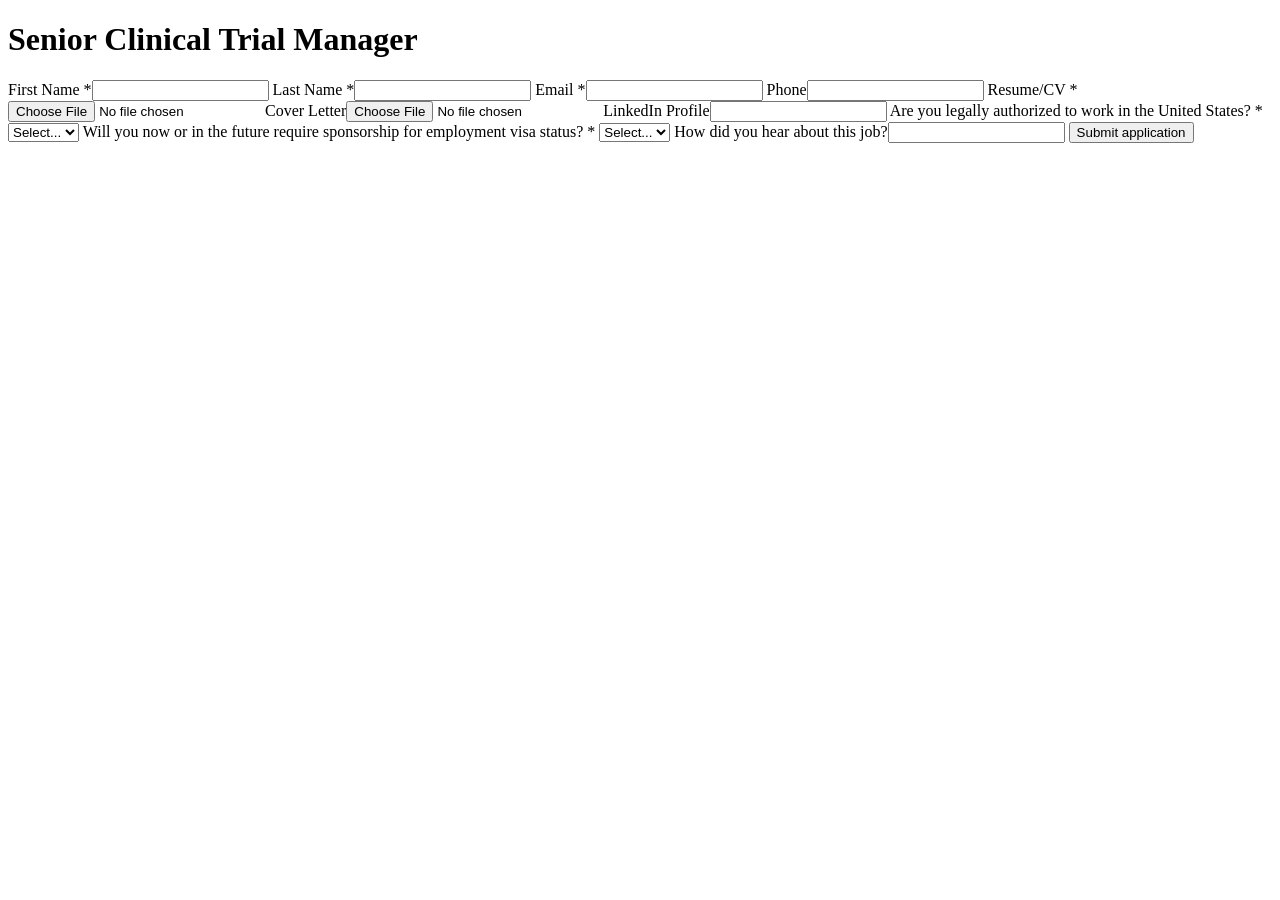
<file: jobs/tests/fixtures/gh_form.html>
<!doctype html><html><head><meta charset="utf-8"><title>Apply</title></head><body>
<h1>Senior Clinical Trial Manager</h1>
<form id="application-form" onsubmit="event.preventDefault(); location.href='thanks.html';">
  <label for="first_name">First Name *</label><input id="first_name" name="first_name" required>
  <label for="last_name">Last Name *</label><input id="last_name" name="last_name" required>
  <label for="email">Email *</label><input id="email" name="email" type="email" required>
  <label for="phone">Phone</label><input id="phone" name="phone">
  <label for="resume">Resume/CV *</label><input id="resume" name="resume" type="file" required>
  <label for="cover_letter">Cover Letter</label><input id="cover_letter" name="cover_letter" type="file">
  <label for="li">LinkedIn Profile</label><input id="li" name="question_1">
  <label for="auth">Are you legally authorized to work in the United States? *</label>
  <select id="auth" name="question_2" required><option>Select...</option><option>Yes</option><option>No</option></select>
  <label for="spon">Will you now or in the future require sponsorship for employment visa status? *</label>
  <select id="spon" name="question_3" required><option>Select...</option><option>Yes</option><option>No</option></select>
  <label for="hear">How did you hear about this job?</label><input id="hear" name="question_4">
  <!--EXTRA-->
  <button type="submit">Submit application</button>
</form></body></html>
</file>
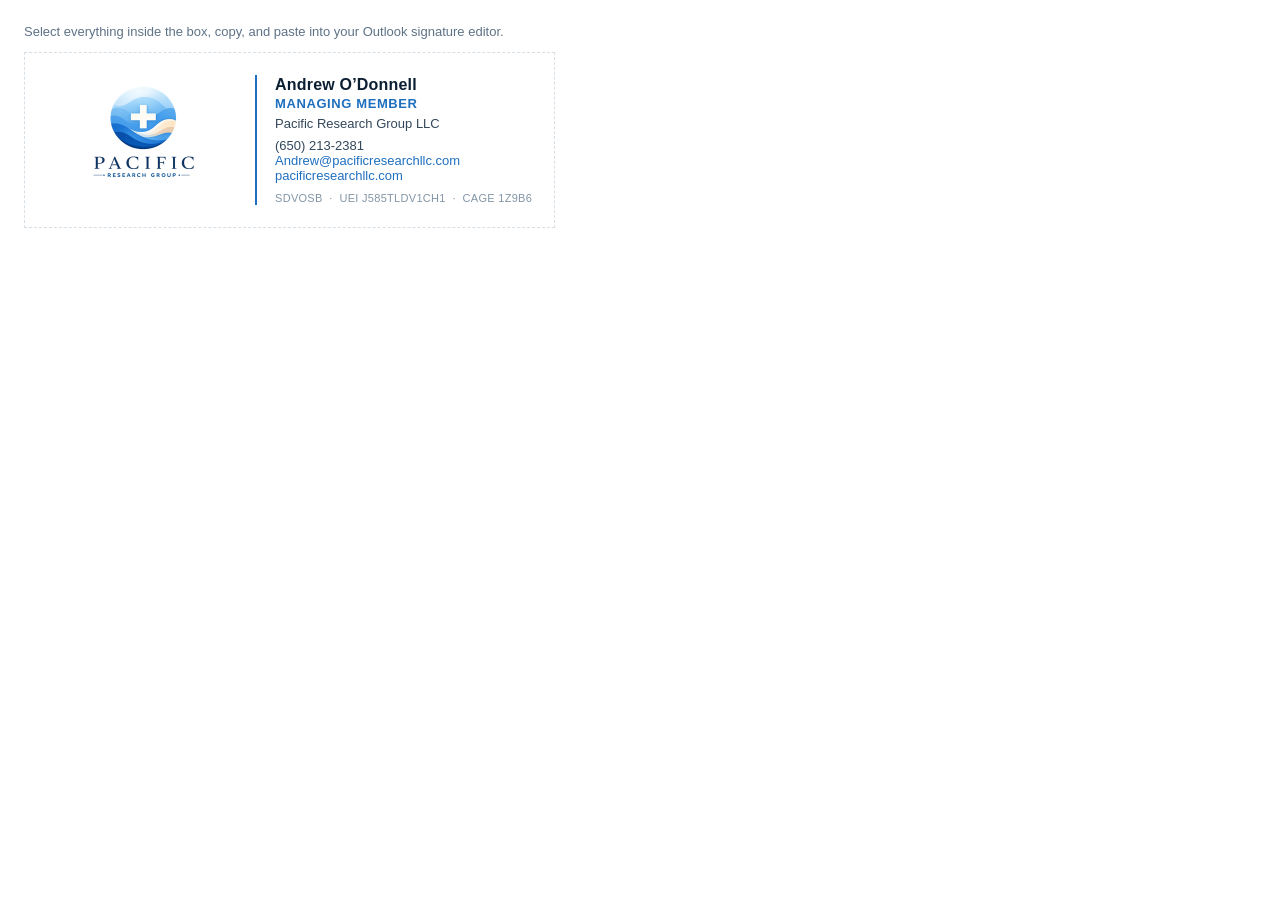
<file: site/assets/email/signature.html>
<!doctype html><meta charset="utf-8"><title>PRG email signature</title>
<body style="margin:24px;font-family:Arial,Helvetica,sans-serif;background:#fff">
<p style="font:13px Arial;color:#5E7286">Select everything inside the box, copy, and paste into your Outlook signature editor.</p>
<div style="border:1px dashed #D7DFE6;padding:22px;display:inline-block">

<table cellpadding="0" cellspacing="0" border="0" style="border-collapse:collapse;font-family:Arial,Helvetica,sans-serif">
<tr>
<td style="padding:0 18px 0 0;vertical-align:middle">
<img src="[data-uri]" width="190" alt="Pacific Research Group LLC" style="display:block;border:0">
</td>
<td style="padding:0 0 0 18px;border-left:2px solid #1F6FBF;vertical-align:middle">
<div style="font-size:16px;font-weight:bold;color:#0B1F33;letter-spacing:.2px">Andrew O&rsquo;Donnell</div>
<div style="font-size:13px;color:#1F6FBF;font-weight:bold;letter-spacing:.6px;text-transform:uppercase;padding-top:2px">Managing Member</div>
<div style="font-size:13px;color:#33475A;padding-top:5px">Pacific Research Group LLC</div>
<div style="font-size:13px;color:#33475A;padding-top:7px">
(650)&nbsp;213-2381<br>
<a href="mailto:Andrew@pacificresearchllc.com" style="color:#1F6FBF;text-decoration:none">Andrew@pacificresearchllc.com</a><br>
<a href="https://pacificresearchllc.com" style="color:#1F6FBF;text-decoration:none">pacificresearchllc.com</a>
</div>
<div style="font-size:11px;color:#8295A6;padding-top:9px;letter-spacing:.3px">
SDVOSB &nbsp;&middot;&nbsp; UEI J585TLDV1CH1 &nbsp;&middot;&nbsp; CAGE 1Z9B6
</div>
</td>
</tr>
</table>

</div></body>
</file>
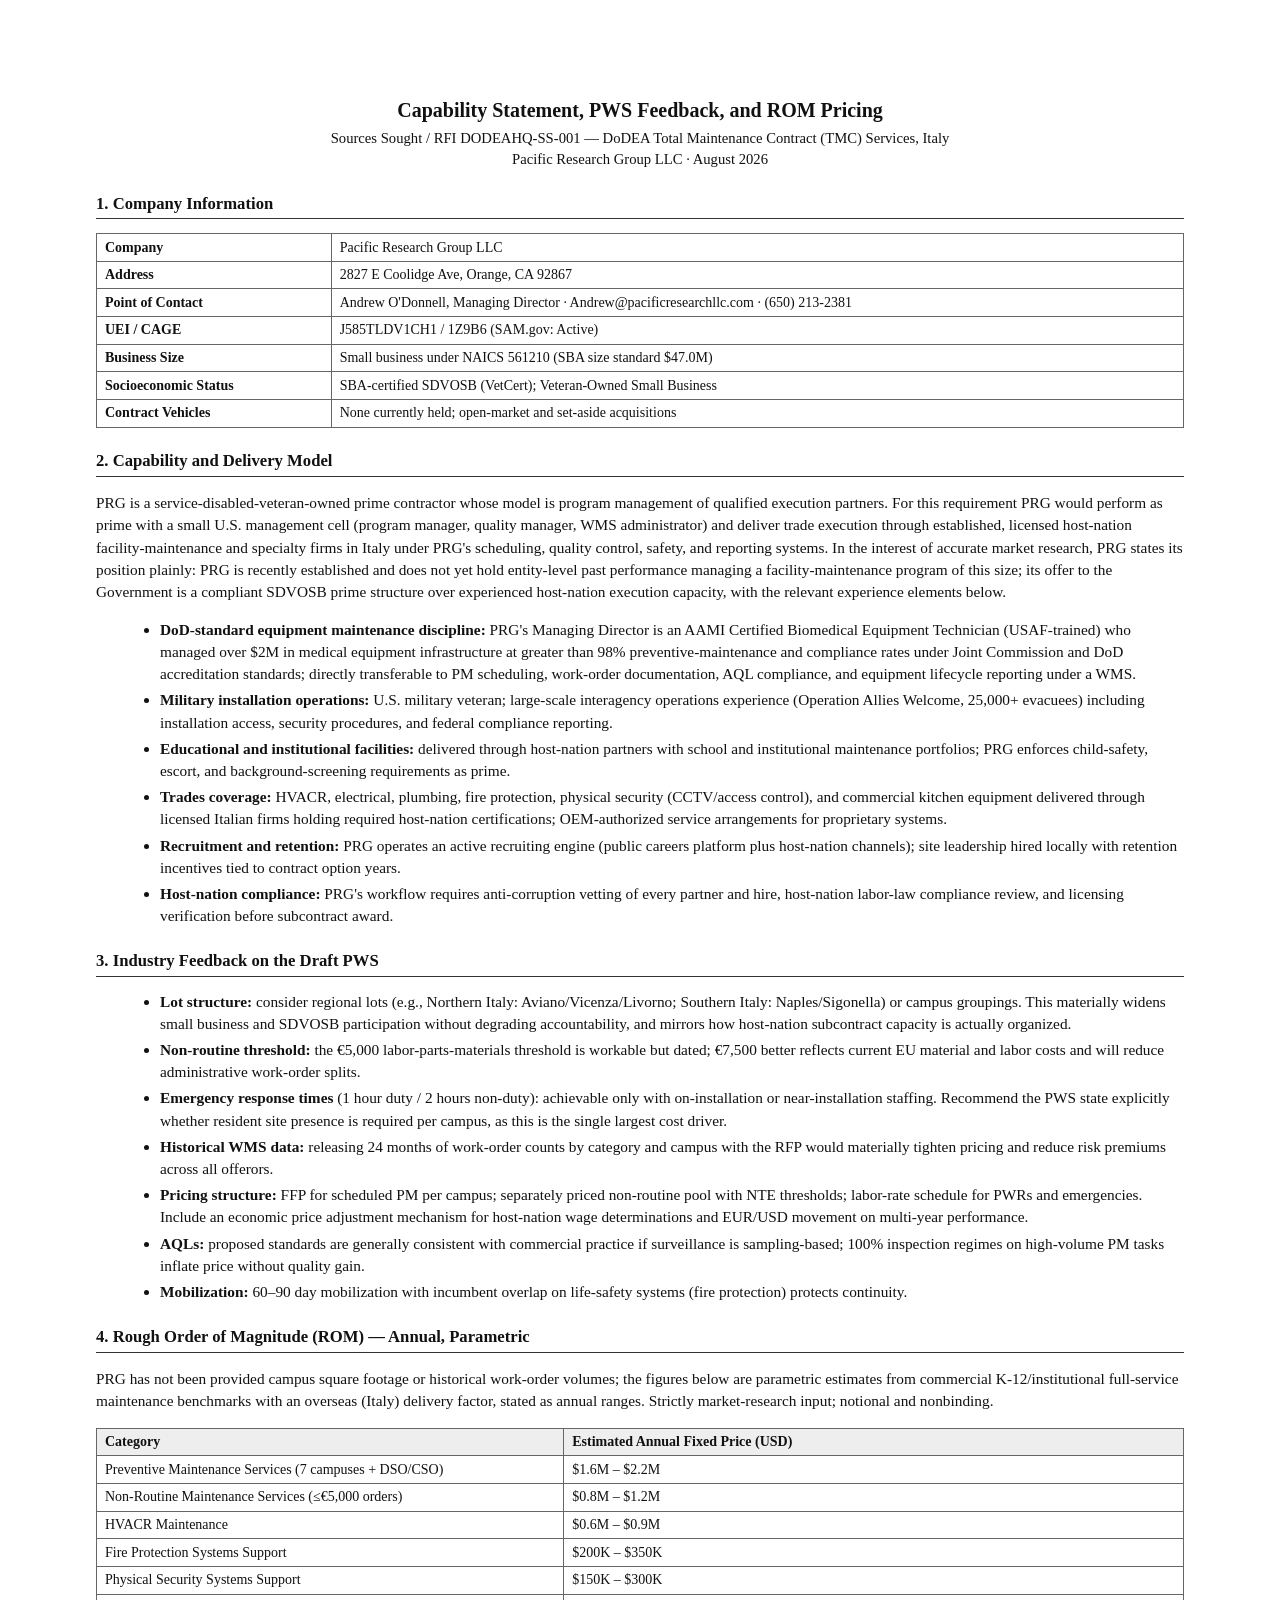
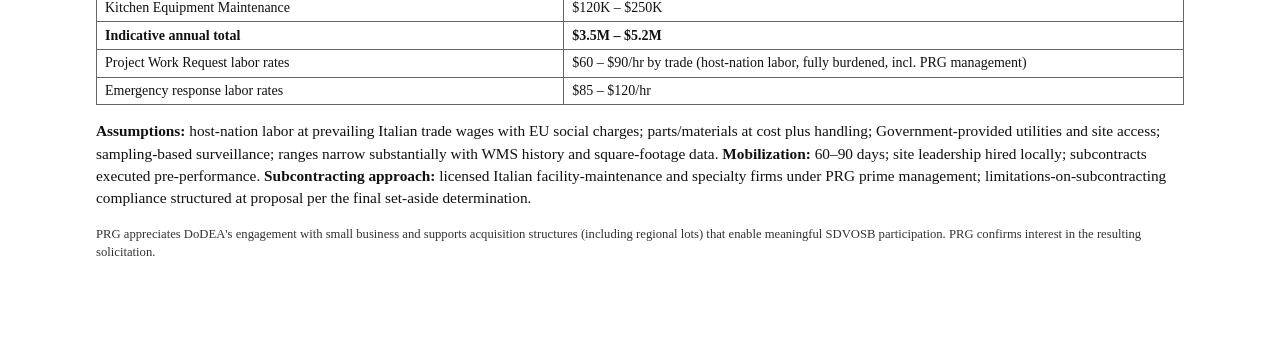
<file: intl/opportunities/2026-08-28_DoDEA_Italy_TMC/03_response/PRG_Response_DODEAHQ-SS-001.html>
<html><head><meta charset='utf-8'><style>body{font-family:Georgia,'Times New Roman',serif;font-size:11.5pt;line-height:1.45;margin:1in;color:#111}
h1{font-size:15pt;text-align:center;margin:0 0 2pt}h2{font-size:12.5pt;border-bottom:1px solid #333;padding-bottom:2pt;margin-top:16pt}
.sub{text-align:center;font-size:11pt;margin:0 0 14pt}table{border-collapse:collapse;width:100%;font-size:10.5pt;margin:8pt 0}
td,th{border:1px solid #666;padding:4pt 6pt;text-align:left;vertical-align:top}th{background:#eee}
ul{margin:4pt 0 8pt 18pt}li{margin-bottom:3pt}.small{font-size:9.5pt;color:#333}</style></head><body>
<h1>Capability Statement, PWS Feedback, and ROM Pricing</h1>
<p class='sub'>Sources Sought / RFI DODEAHQ-SS-001 &mdash; DoDEA Total Maintenance Contract (TMC) Services, Italy<br>Pacific Research Group LLC &middot; August 2026</p>
<h2>1. Company Information</h2>
<table><tr><td><b>Company</b></td><td>Pacific Research Group LLC</td></tr>
<tr><td><b>Address</b></td><td>2827 E Coolidge Ave, Orange, CA 92867</td></tr>
<tr><td><b>Point of Contact</b></td><td>Andrew O'Donnell, Managing Director &middot; Andrew@pacificresearchllc.com &middot; (650) 213-2381</td></tr>
<tr><td><b>UEI / CAGE</b></td><td>J585TLDV1CH1 / 1Z9B6 (SAM.gov: Active)</td></tr>
<tr><td><b>Business Size</b></td><td>Small business under NAICS 561210 (SBA size standard $47.0M)</td></tr>
<tr><td><b>Socioeconomic Status</b></td><td>SBA-certified SDVOSB (VetCert); Veteran-Owned Small Business</td></tr>
<tr><td><b>Contract Vehicles</b></td><td>None currently held; open-market and set-aside acquisitions</td></tr></table>
<h2>2. Capability and Delivery Model</h2>
<p>PRG is a service-disabled-veteran-owned prime contractor whose model is program management of qualified execution partners. For this requirement PRG would perform as prime with a small U.S. management cell (program manager, quality manager, WMS administrator) and deliver trade execution through established, licensed host-nation facility-maintenance and specialty firms in Italy under PRG's scheduling, quality control, safety, and reporting systems. In the interest of accurate market research, PRG states its position plainly: PRG is recently established and does not yet hold entity-level past performance managing a facility-maintenance program of this size; its offer to the Government is a compliant SDVOSB prime structure over experienced host-nation execution capacity, with the relevant experience elements below.</p>
<ul>
<li><b>DoD-standard equipment maintenance discipline:</b> PRG's Managing Director is an AAMI Certified Biomedical Equipment Technician (USAF-trained) who managed over $2M in medical equipment infrastructure at greater than 98% preventive-maintenance and compliance rates under Joint Commission and DoD accreditation standards; directly transferable to PM scheduling, work-order documentation, AQL compliance, and equipment lifecycle reporting under a WMS.</li>
<li><b>Military installation operations:</b> U.S. military veteran; large-scale interagency operations experience (Operation Allies Welcome, 25,000+ evacuees) including installation access, security procedures, and federal compliance reporting.</li>
<li><b>Educational and institutional facilities:</b> delivered through host-nation partners with school and institutional maintenance portfolios; PRG enforces child-safety, escort, and background-screening requirements as prime.</li>
<li><b>Trades coverage:</b> HVACR, electrical, plumbing, fire protection, physical security (CCTV/access control), and commercial kitchen equipment delivered through licensed Italian firms holding required host-nation certifications; OEM-authorized service arrangements for proprietary systems.</li>
<li><b>Recruitment and retention:</b> PRG operates an active recruiting engine (public careers platform plus host-nation channels); site leadership hired locally with retention incentives tied to contract option years.</li>
<li><b>Host-nation compliance:</b> PRG's workflow requires anti-corruption vetting of every partner and hire, host-nation labor-law compliance review, and licensing verification before subcontract award.</li>
</ul>
<h2>3. Industry Feedback on the Draft PWS</h2>
<ul>
<li><b>Lot structure:</b> consider regional lots (e.g., Northern Italy: Aviano/Vicenza/Livorno; Southern Italy: Naples/Sigonella) or campus groupings. This materially widens small business and SDVOSB participation without degrading accountability, and mirrors how host-nation subcontract capacity is actually organized.</li>
<li><b>Non-routine threshold:</b> the &euro;5,000 labor-parts-materials threshold is workable but dated; &euro;7,500 better reflects current EU material and labor costs and will reduce administrative work-order splits.</li>
<li><b>Emergency response times</b> (1 hour duty / 2 hours non-duty): achievable only with on-installation or near-installation staffing. Recommend the PWS state explicitly whether resident site presence is required per campus, as this is the single largest cost driver.</li>
<li><b>Historical WMS data:</b> releasing 24 months of work-order counts by category and campus with the RFP would materially tighten pricing and reduce risk premiums across all offerors.</li>
<li><b>Pricing structure:</b> FFP for scheduled PM per campus; separately priced non-routine pool with NTE thresholds; labor-rate schedule for PWRs and emergencies. Include an economic price adjustment mechanism for host-nation wage determinations and EUR/USD movement on multi-year performance.</li>
<li><b>AQLs:</b> proposed standards are generally consistent with commercial practice if surveillance is sampling-based; 100% inspection regimes on high-volume PM tasks inflate price without quality gain.</li>
<li><b>Mobilization:</b> 60&ndash;90 day mobilization with incumbent overlap on life-safety systems (fire protection) protects continuity.</li>
</ul>
<h2>4. Rough Order of Magnitude (ROM) &mdash; Annual, Parametric</h2>
<p>PRG has not been provided campus square footage or historical work-order volumes; the figures below are parametric estimates from commercial K-12/institutional full-service maintenance benchmarks with an overseas (Italy) delivery factor, stated as annual ranges. Strictly market-research input; notional and nonbinding.</p>
<table><tr><th>Category</th><th>Estimated Annual Fixed Price (USD)</th></tr>
<tr><td>Preventive Maintenance Services (7 campuses + DSO/CSO)</td><td>$1.6M &ndash; $2.2M</td></tr>
<tr><td>Non-Routine Maintenance Services (&le;&euro;5,000 orders)</td><td>$0.8M &ndash; $1.2M</td></tr>
<tr><td>HVACR Maintenance</td><td>$0.6M &ndash; $0.9M</td></tr>
<tr><td>Fire Protection Systems Support</td><td>$200K &ndash; $350K</td></tr>
<tr><td>Physical Security Systems Support</td><td>$150K &ndash; $300K</td></tr>
<tr><td>Kitchen Equipment Maintenance</td><td>$120K &ndash; $250K</td></tr>
<tr><td><b>Indicative annual total</b></td><td><b>$3.5M &ndash; $5.2M</b></td></tr>
<tr><td>Project Work Request labor rates</td><td>$60 &ndash; $90/hr by trade (host-nation labor, fully burdened, incl. PRG management)</td></tr>
<tr><td>Emergency response labor rates</td><td>$85 &ndash; $120/hr</td></tr></table>
<p><b>Assumptions:</b> host-nation labor at prevailing Italian trade wages with EU social charges; parts/materials at cost plus handling; Government-provided utilities and site access; sampling-based surveillance; ranges narrow substantially with WMS history and square-footage data. <b>Mobilization:</b> 60&ndash;90 days; site leadership hired locally; subcontracts executed pre-performance. <b>Subcontracting approach:</b> licensed Italian facility-maintenance and specialty firms under PRG prime management; limitations-on-subcontracting compliance structured at proposal per the final set-aside determination.</p>
<p class='small'>PRG appreciates DoDEA's engagement with small business and supports acquisition structures (including regional lots) that enable meaningful SDVOSB participation. PRG confirms interest in the resulting solicitation.</p>
</body></html>
</file>
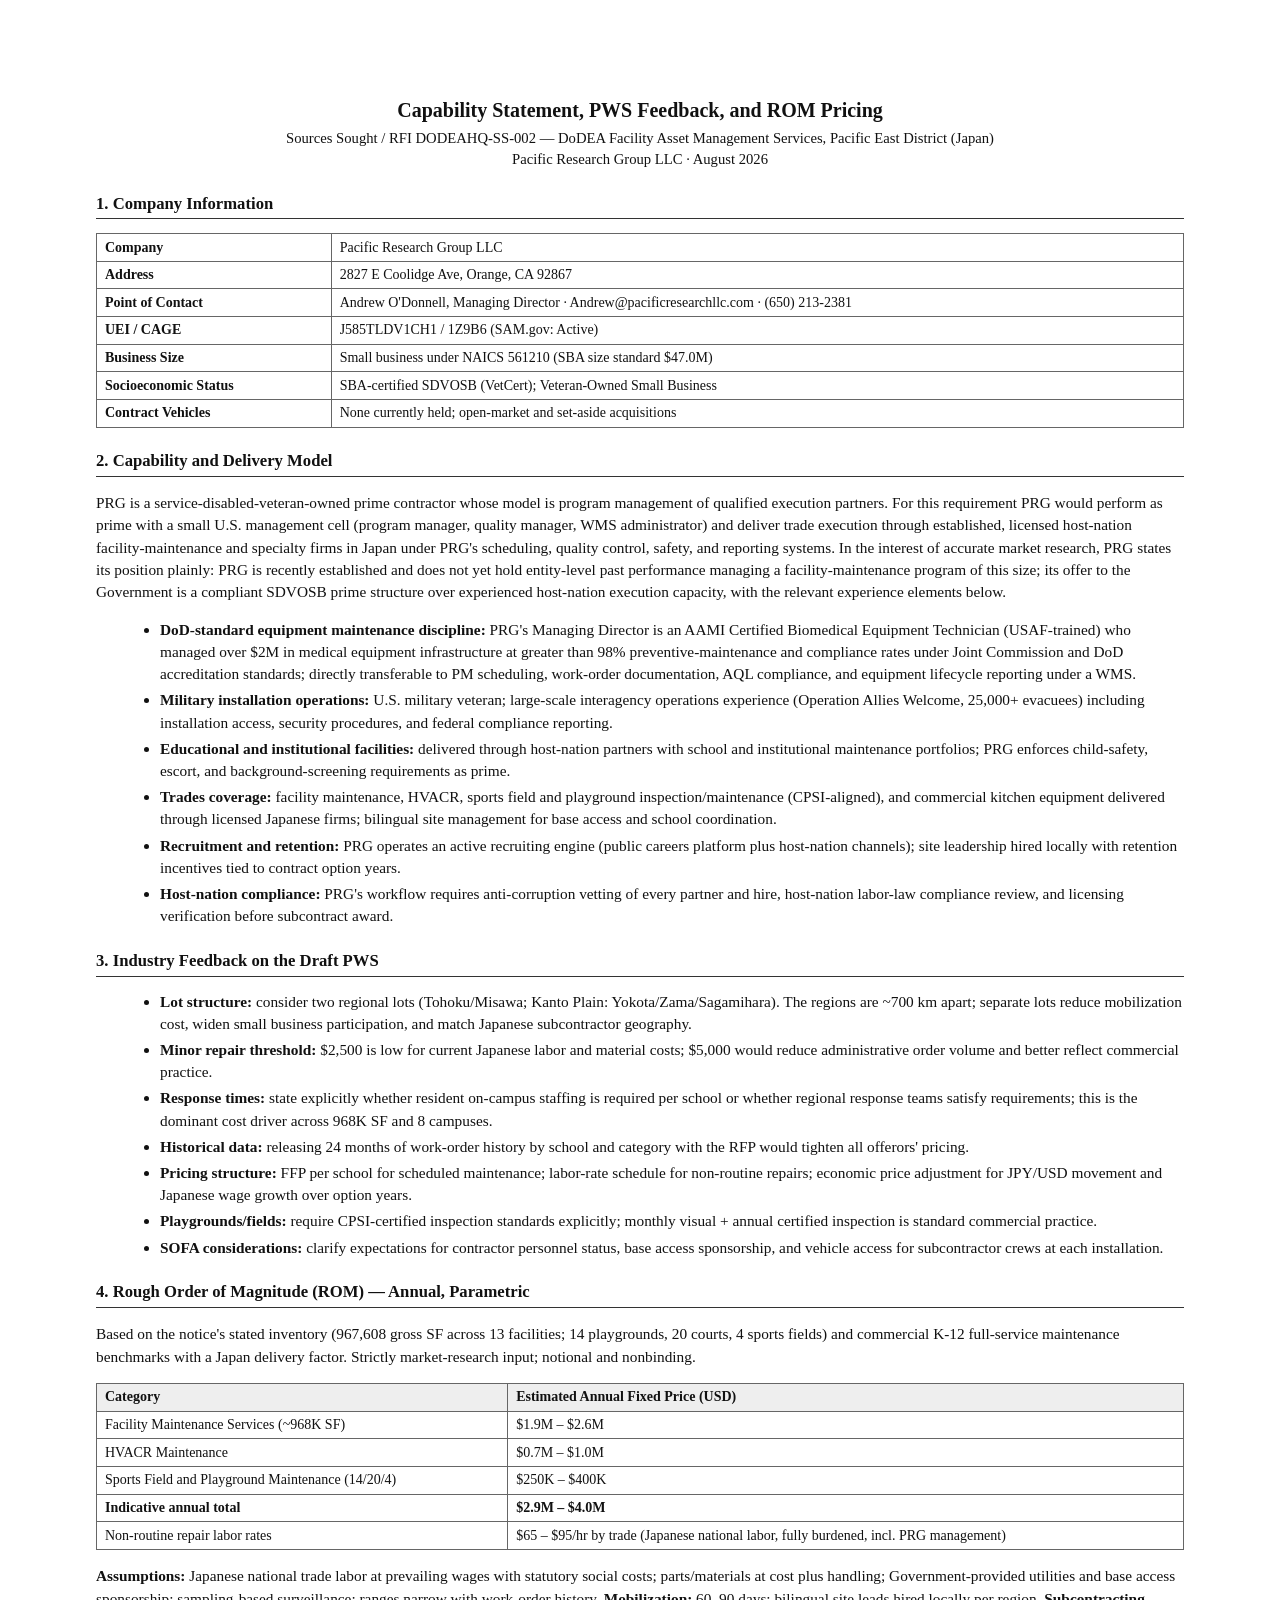
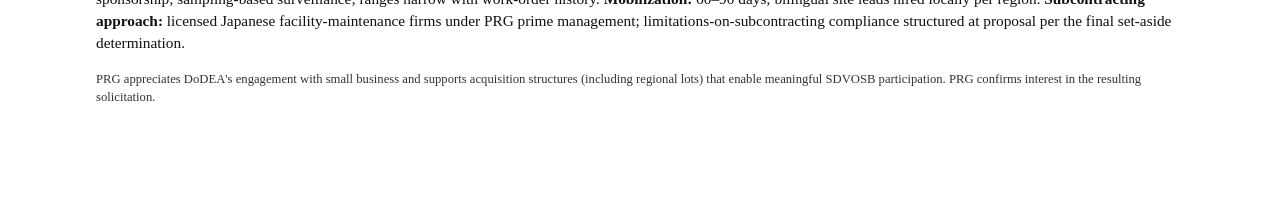
<file: intl/opportunities/2026-08-28_DoDEA_Japan_FAM/03_response/PRG_Response_DODEAHQ-SS-002.html>
<html><head><meta charset='utf-8'><style>body{font-family:Georgia,'Times New Roman',serif;font-size:11.5pt;line-height:1.45;margin:1in;color:#111}
h1{font-size:15pt;text-align:center;margin:0 0 2pt}h2{font-size:12.5pt;border-bottom:1px solid #333;padding-bottom:2pt;margin-top:16pt}
.sub{text-align:center;font-size:11pt;margin:0 0 14pt}table{border-collapse:collapse;width:100%;font-size:10.5pt;margin:8pt 0}
td,th{border:1px solid #666;padding:4pt 6pt;text-align:left;vertical-align:top}th{background:#eee}
ul{margin:4pt 0 8pt 18pt}li{margin-bottom:3pt}.small{font-size:9.5pt;color:#333}</style></head><body>
<h1>Capability Statement, PWS Feedback, and ROM Pricing</h1>
<p class='sub'>Sources Sought / RFI DODEAHQ-SS-002 &mdash; DoDEA Facility Asset Management Services, Pacific East District (Japan)<br>Pacific Research Group LLC &middot; August 2026</p>
<h2>1. Company Information</h2>
<table><tr><td><b>Company</b></td><td>Pacific Research Group LLC</td></tr>
<tr><td><b>Address</b></td><td>2827 E Coolidge Ave, Orange, CA 92867</td></tr>
<tr><td><b>Point of Contact</b></td><td>Andrew O'Donnell, Managing Director &middot; Andrew@pacificresearchllc.com &middot; (650) 213-2381</td></tr>
<tr><td><b>UEI / CAGE</b></td><td>J585TLDV1CH1 / 1Z9B6 (SAM.gov: Active)</td></tr>
<tr><td><b>Business Size</b></td><td>Small business under NAICS 561210 (SBA size standard $47.0M)</td></tr>
<tr><td><b>Socioeconomic Status</b></td><td>SBA-certified SDVOSB (VetCert); Veteran-Owned Small Business</td></tr>
<tr><td><b>Contract Vehicles</b></td><td>None currently held; open-market and set-aside acquisitions</td></tr></table>
<h2>2. Capability and Delivery Model</h2>
<p>PRG is a service-disabled-veteran-owned prime contractor whose model is program management of qualified execution partners. For this requirement PRG would perform as prime with a small U.S. management cell (program manager, quality manager, WMS administrator) and deliver trade execution through established, licensed host-nation facility-maintenance and specialty firms in Japan under PRG's scheduling, quality control, safety, and reporting systems. In the interest of accurate market research, PRG states its position plainly: PRG is recently established and does not yet hold entity-level past performance managing a facility-maintenance program of this size; its offer to the Government is a compliant SDVOSB prime structure over experienced host-nation execution capacity, with the relevant experience elements below.</p>
<ul>
<li><b>DoD-standard equipment maintenance discipline:</b> PRG's Managing Director is an AAMI Certified Biomedical Equipment Technician (USAF-trained) who managed over $2M in medical equipment infrastructure at greater than 98% preventive-maintenance and compliance rates under Joint Commission and DoD accreditation standards; directly transferable to PM scheduling, work-order documentation, AQL compliance, and equipment lifecycle reporting under a WMS.</li>
<li><b>Military installation operations:</b> U.S. military veteran; large-scale interagency operations experience (Operation Allies Welcome, 25,000+ evacuees) including installation access, security procedures, and federal compliance reporting.</li>
<li><b>Educational and institutional facilities:</b> delivered through host-nation partners with school and institutional maintenance portfolios; PRG enforces child-safety, escort, and background-screening requirements as prime.</li>
<li><b>Trades coverage:</b> facility maintenance, HVACR, sports field and playground inspection/maintenance (CPSI-aligned), and commercial kitchen equipment delivered through licensed Japanese firms; bilingual site management for base access and school coordination.</li>
<li><b>Recruitment and retention:</b> PRG operates an active recruiting engine (public careers platform plus host-nation channels); site leadership hired locally with retention incentives tied to contract option years.</li>
<li><b>Host-nation compliance:</b> PRG's workflow requires anti-corruption vetting of every partner and hire, host-nation labor-law compliance review, and licensing verification before subcontract award.</li>
</ul>
<h2>3. Industry Feedback on the Draft PWS</h2>
<ul>
<li><b>Lot structure:</b> consider two regional lots (Tohoku/Misawa; Kanto Plain: Yokota/Zama/Sagamihara). The regions are ~700 km apart; separate lots reduce mobilization cost, widen small business participation, and match Japanese subcontractor geography.</li>
<li><b>Minor repair threshold:</b> $2,500 is low for current Japanese labor and material costs; $5,000 would reduce administrative order volume and better reflect commercial practice.</li>
<li><b>Response times:</b> state explicitly whether resident on-campus staffing is required per school or whether regional response teams satisfy requirements; this is the dominant cost driver across 968K SF and 8 campuses.</li>
<li><b>Historical data:</b> releasing 24 months of work-order history by school and category with the RFP would tighten all offerors' pricing.</li>
<li><b>Pricing structure:</b> FFP per school for scheduled maintenance; labor-rate schedule for non-routine repairs; economic price adjustment for JPY/USD movement and Japanese wage growth over option years.</li>
<li><b>Playgrounds/fields:</b> require CPSI-certified inspection standards explicitly; monthly visual + annual certified inspection is standard commercial practice.</li>
<li><b>SOFA considerations:</b> clarify expectations for contractor personnel status, base access sponsorship, and vehicle access for subcontractor crews at each installation.</li>
</ul>
<h2>4. Rough Order of Magnitude (ROM) &mdash; Annual, Parametric</h2>
<p>Based on the notice's stated inventory (967,608 gross SF across 13 facilities; 14 playgrounds, 20 courts, 4 sports fields) and commercial K-12 full-service maintenance benchmarks with a Japan delivery factor. Strictly market-research input; notional and nonbinding.</p>
<table><tr><th>Category</th><th>Estimated Annual Fixed Price (USD)</th></tr>
<tr><td>Facility Maintenance Services (~968K SF)</td><td>$1.9M &ndash; $2.6M</td></tr>
<tr><td>HVACR Maintenance</td><td>$0.7M &ndash; $1.0M</td></tr>
<tr><td>Sports Field and Playground Maintenance (14/20/4)</td><td>$250K &ndash; $400K</td></tr>
<tr><td><b>Indicative annual total</b></td><td><b>$2.9M &ndash; $4.0M</b></td></tr>
<tr><td>Non-routine repair labor rates</td><td>$65 &ndash; $95/hr by trade (Japanese national labor, fully burdened, incl. PRG management)</td></tr></table>
<p><b>Assumptions:</b> Japanese national trade labor at prevailing wages with statutory social costs; parts/materials at cost plus handling; Government-provided utilities and base access sponsorship; sampling-based surveillance; ranges narrow with work-order history. <b>Mobilization:</b> 60&ndash;90 days; bilingual site leads hired locally per region. <b>Subcontracting approach:</b> licensed Japanese facility-maintenance firms under PRG prime management; limitations-on-subcontracting compliance structured at proposal per the final set-aside determination.</p>
<p class='small'>PRG appreciates DoDEA's engagement with small business and supports acquisition structures (including regional lots) that enable meaningful SDVOSB participation. PRG confirms interest in the resulting solicitation.</p>
</body></html>
</file>
